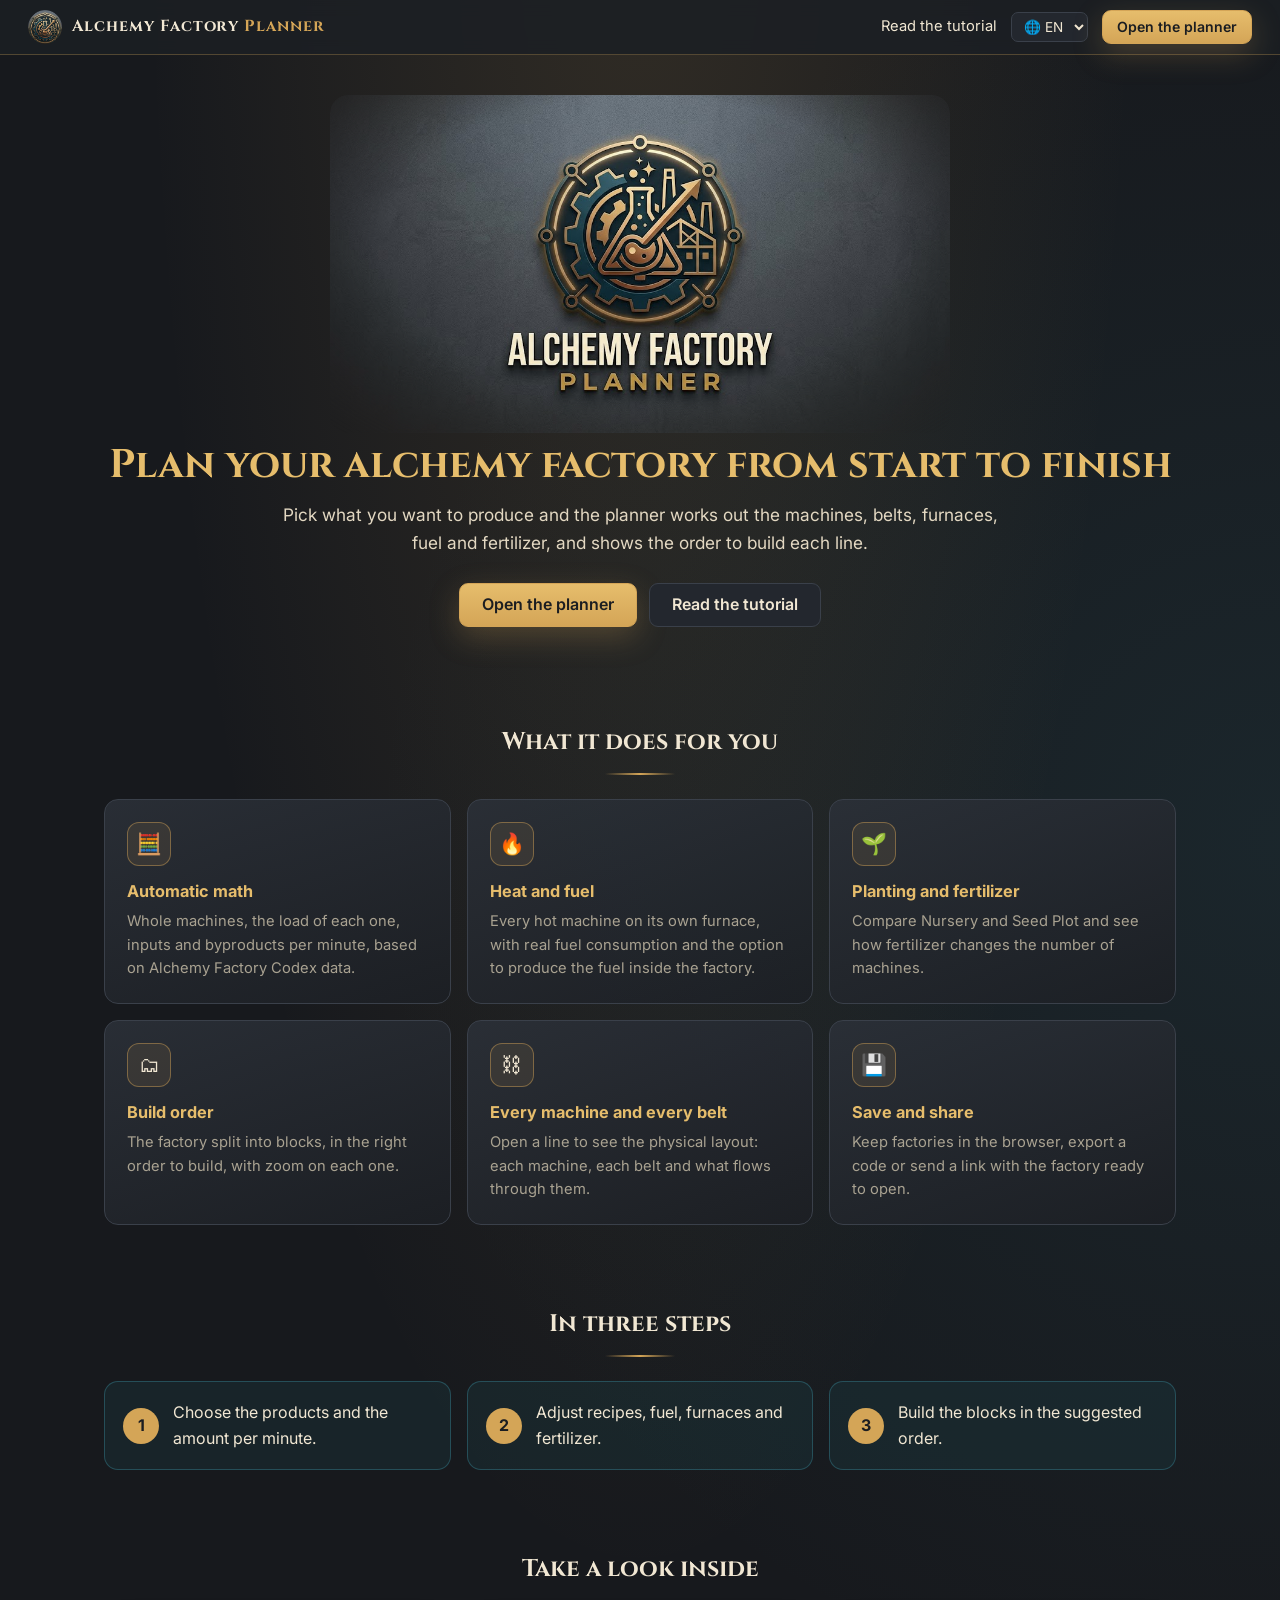
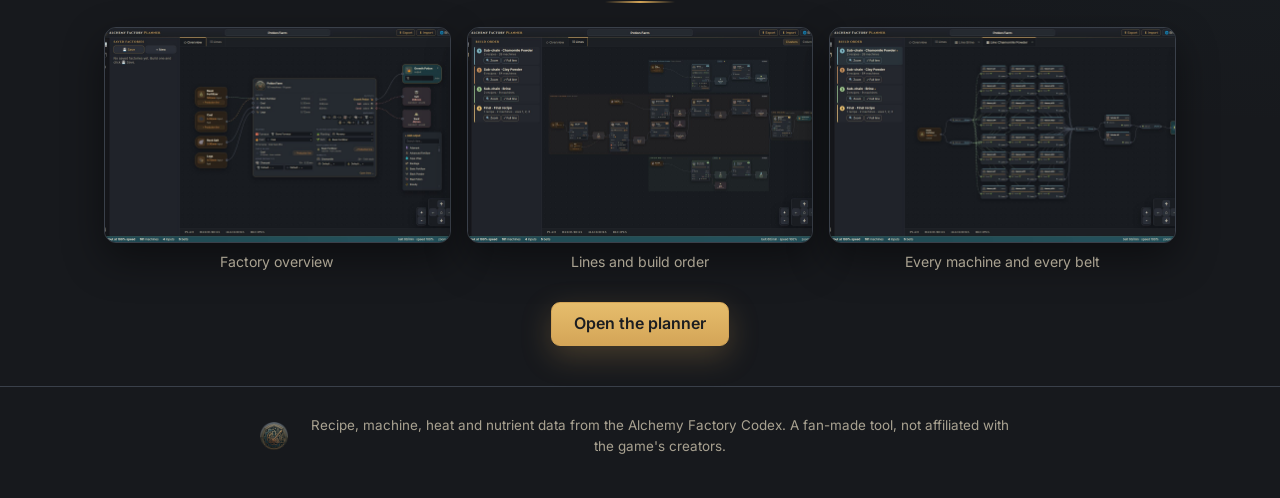
<file: index.html>
<!doctype html>
<html lang="pt-BR">
  <head>
    <meta charset="utf-8" />
    <meta name="viewport" content="width=device-width, initial-scale=1" />
    <title data-i18n="landing.title">Alchemy Factory Planner</title>
    <meta name="description" content="Planner for Alchemy Factory: machines, belts, furnaces, fuel, fertilizer and build order." />
    <link rel="icon" type="image/png" href="static/brand/favicon.png" />
    <link rel="preconnect" href="https://fonts.googleapis.com" />
    <link rel="preconnect" href="https://fonts.gstatic.com" crossorigin />
    <link rel="stylesheet" href="https://fonts.googleapis.com/css2?family=Cinzel:wght@600;700&family=Inter:wght@400;500;600;700&display=swap" />
    <link rel="stylesheet" href="landing.css?v=20261003-1245" />
  </head>
  <body>
    <header class="top">
      <a class="brand" href="index.html">
        <img src="static/brand/emblem.png" alt="" />
        <span>Alchemy Factory <b>Planner</b></span>
      </a>
      <nav class="top-links">
        <a href="tutorial.html" data-i18n-tutorial data-i18n="landing.tutorial">Ver o tutorial</a>
        <select id="languageSelect" class="language-select" data-i18n-aria="title.language" aria-label="Idioma">
          <option value="pt">🌐 PT</option>
          <option value="en">🌐 EN</option>
          <option value="es">🌐 ES</option>
        </select>
        <a class="button primary small" href="planner.html" data-planner-link data-i18n="landing.open">Abrir o planner</a>
      </nav>
    </header>

    <main>
      <section class="hero">
        <img class="hero-logo" src="static/brand/logo.png" alt="Alchemy Factory Planner" />
        <h1 data-i18n="landing.tagline">Planeje sua fábrica de alquimia do começo ao fim</h1>
        <p class="lead" data-i18n="landing.lead"></p>
        <div class="cta">
          <a class="button primary" href="planner.html" data-planner-link data-i18n="landing.open">Abrir o planner</a>
          <a class="button" href="tutorial.html" data-i18n-tutorial data-i18n="landing.tutorial">Ver o tutorial</a>
        </div>
      </section>

      <section class="features">
        <h2 data-i18n="landing.featuresTitle"></h2>
        <div class="feature-grid">
          <article><span class="feature-icon">🧮</span><h3 data-i18n="landing.f1.title"></h3><p data-i18n="landing.f1.text"></p></article>
          <article><span class="feature-icon">🔥</span><h3 data-i18n="landing.f2.title"></h3><p data-i18n="landing.f2.text"></p></article>
          <article><span class="feature-icon">🌱</span><h3 data-i18n="landing.f3.title"></h3><p data-i18n="landing.f3.text"></p></article>
          <article><span class="feature-icon">🗂</span><h3 data-i18n="landing.f4.title"></h3><p data-i18n="landing.f4.text"></p></article>
          <article><span class="feature-icon">⛓</span><h3 data-i18n="landing.f5.title"></h3><p data-i18n="landing.f5.text"></p></article>
          <article><span class="feature-icon">💾</span><h3 data-i18n="landing.f6.title"></h3><p data-i18n="landing.f6.text"></p></article>
        </div>
      </section>

      <section class="how">
        <h2 data-i18n="landing.howTitle"></h2>
        <ol class="how-steps">
          <li><b>1</b><span data-i18n="landing.step1"></span></li>
          <li><b>2</b><span data-i18n="landing.step2"></span></li>
          <li><b>3</b><span data-i18n="landing.step3"></span></li>
        </ol>
      </section>

      <section class="shots">
        <h2 data-i18n="landing.shotsTitle"></h2>
        <div class="shot-grid">
          <figure><img src="static/tutorial/geral.jpg" data-shot="geral" alt="" loading="lazy" /><figcaption data-i18n="landing.shot1"></figcaption></figure>
          <figure><img src="static/tutorial/linha.jpg" data-shot="linha" alt="" loading="lazy" /><figcaption data-i18n="landing.shot2"></figcaption></figure>
          <figure><img src="static/tutorial/bloco.jpg" data-shot="bloco" alt="" loading="lazy" /><figcaption data-i18n="landing.shot3"></figcaption></figure>
        </div>
        <div class="cta">
          <a class="button primary" href="planner.html" data-planner-link data-i18n="landing.open">Abrir o planner</a>
        </div>
      </section>
    </main>

    <footer class="footer">
      <img src="static/brand/emblem.png" alt="" />
      <p data-i18n="landing.footer"></p>
    </footer>

    <script src="i18n.js?v=20261003-1245"></script>
    <script>
      // Página inicial: aplica o idioma e leva o idioma escolhido para o planner.
      const select = document.querySelector("#languageSelect");
      function syncLanguage() {
        applyStaticTranslations();
        select.value = currentLanguage;
        document.querySelectorAll("[data-planner-link]").forEach((link) => { link.href = `planner.html?lang=${currentLanguage}`; });
        const shotDir = currentLanguage === "pt" ? "static/tutorial/" : `static/tutorial/${currentLanguage}/`;
        document.querySelectorAll("[data-shot]").forEach((img) => { img.src = `${shotDir}${img.dataset.shot}.jpg`; });
      }
      select.addEventListener("change", () => setLanguage(select.value));
      window.addEventListener("languagechange-app", syncLanguage);
      syncLanguage();
    </script>
  </body>
</html>
</file>
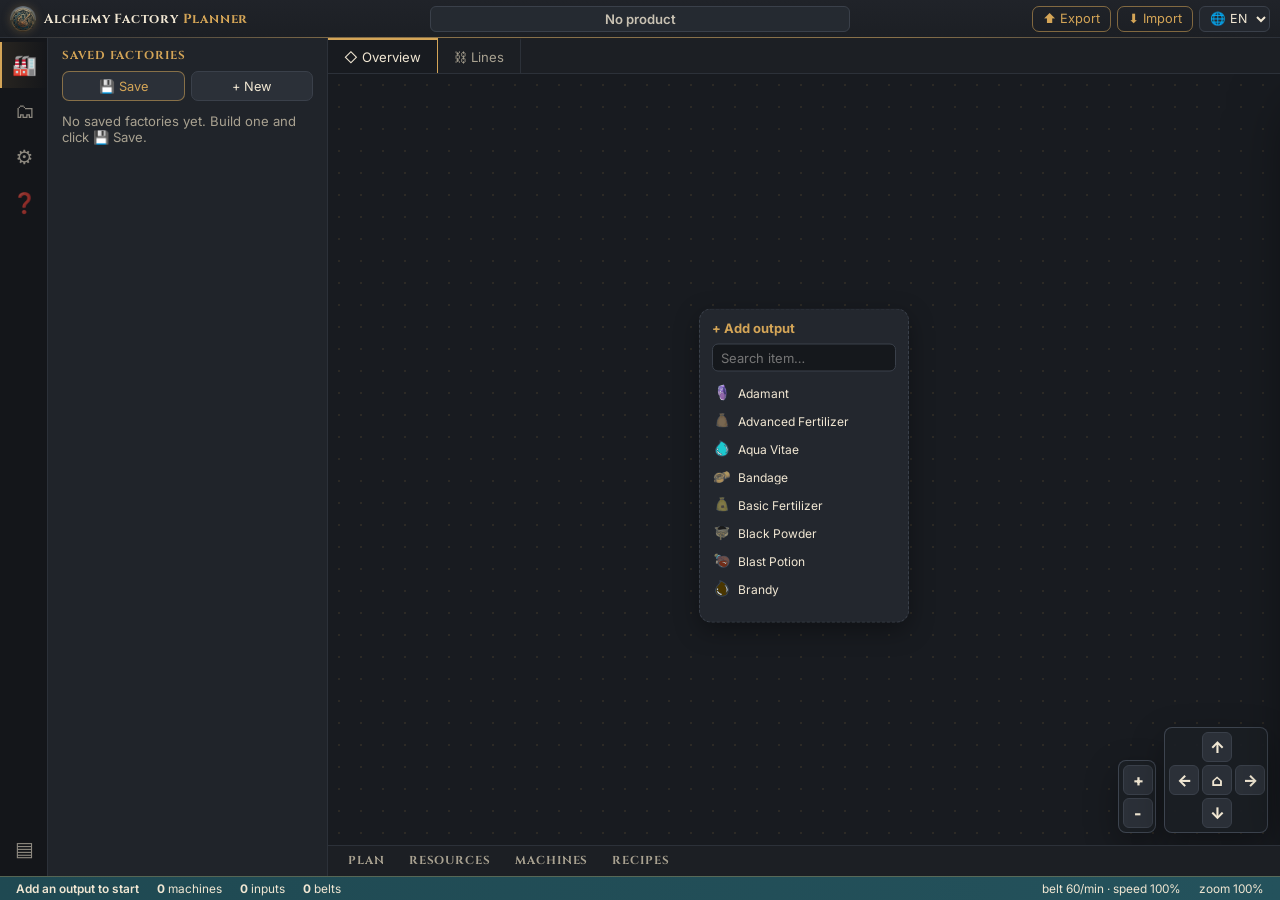
<file: planner.html>
<!doctype html>
<html lang="pt-BR">
  <head>
    <meta charset="utf-8" />
    <meta name="viewport" content="width=device-width, initial-scale=1" />
    <title>Alchemy Factory Planner</title>
    <link rel="icon" type="image/png" href="static/brand/favicon.png" />
    <link rel="preconnect" href="https://fonts.googleapis.com" />
    <link rel="preconnect" href="https://fonts.gstatic.com" crossorigin />
    <link rel="stylesheet" href="https://fonts.googleapis.com/css2?family=Cinzel:wght@600;700&family=Inter:wght@400;500;600;700&display=swap" />
    <link rel="stylesheet" href="styles.css?v=20261003-1245" />
    <link rel="stylesheet" href="flow.css?v=20261003-1245" />
  </head>
  <body>
    <div class="workbench" id="workbench">
      <header class="titlebar">
        <a class="titlebar-brand" href="index.html" title="Alchemy Factory Planner">
          <img class="brand-emblem" src="static/brand/emblem.png" alt="" />
          <span class="brand-name">Alchemy Factory <b>Planner</b></span>
        </a>
        <div class="titlebar-center">
          <input id="planTitle" class="plan-name" type="text" maxlength="60" placeholder="Plano" data-i18n-placeholder="title.namePlaceholder" aria-label="Nome da fábrica" data-i18n-aria="title.nameAria" title="Clique para dar um nome à fábrica" data-i18n-title="title.nameTitle" />
        </div>
        <div class="titlebar-actions">
          <button id="exportCode" class="title-button hud-code" type="button" data-i18n="title.export" data-i18n-title="title.exportTitle">⬆ Exportar</button>
          <button id="importCode" class="title-button hud-code" type="button" data-i18n="title.import" data-i18n-title="title.importTitle">⬇ Importar</button>
          <select id="languageSelect" class="language-select" data-i18n-aria="title.language" data-i18n-title="title.language" aria-label="Idioma">
            <option value="pt">🌐 PT</option>
            <option value="en">🌐 EN</option>
            <option value="es">🌐 ES</option>
          </select>
        </div>
      </header>

      <nav class="activitybar" aria-label="Activity bar">
        <button type="button" class="activity" data-activity="factories" data-i18n-title="activity.factories" data-i18n-aria="activity.factories">🏭</button>
        <button type="button" class="activity" data-activity="explorer" data-i18n-title="activity.order" data-i18n-aria="activity.order">🗂</button>
        <button type="button" class="activity" data-activity="settings" id="settingsToggle" data-i18n-title="activity.settings" data-i18n-aria="activity.settings">⚙</button>
        <a class="activity" href="tutorial.html" target="_blank" rel="noopener" data-i18n-tutorial data-i18n-title="activity.tutorial" data-i18n-aria="activity.tutorial">❓</a>
        <span class="activity-spacer"></span>
        <button type="button" class="activity" data-activity-panel data-i18n-title="activity.panel" data-i18n-aria="activity.panel">▤</button>
      </nav>

      <aside class="sidebar">
        <section id="savedFactories" class="sidebar-view" data-view="factories" data-i18n-aria="saved.title">
          <header class="sidebar-title" data-i18n="saved.title">Fábricas salvas</header>
          <div class="saved-actions">
            <button type="button" data-saved-save data-i18n="saved.save" data-i18n-title="saved.saveTitle">💾 Salvar</button>
            <button type="button" data-saved-new data-i18n="saved.new" data-i18n-title="saved.newTitle">+ Nova</button>
          </div>
          <p class="sidebar-empty" data-saved-status></p>
          <ul class="saved-list" data-saved-list></ul>
        </section>

        <section id="flowLegend" class="sidebar-view" data-view="explorer" data-i18n-aria="order.title">
          <header class="sidebar-title" data-i18n="order.title">Ordem de montagem</header>
          <p class="sidebar-empty" data-legend-empty data-i18n="order.empty">Adicione saídas na aba Geral para ver a ordem de montagem.</p>
          <ol class="legend-list"></ol>
        </section>

        <section id="settingsPanel" class="sidebar-view" data-view="settings" data-i18n-aria="settings.title" hidden>
          <header class="sidebar-title" data-i18n="settings.title">Ajustes</header>
          <div class="sidebar-body">
            <div class="field">
              <label for="beltRate" data-i18n="settings.belt">Esteira/min</label>
              <input id="beltRate" type="number" min="1" step="1" value="60" />
            </div>

            <div class="field">
              <label for="speed" data-i18n="settings.speed">Velocidade global</label>
              <input id="speed" type="range" min="25" max="250" step="5" value="100" />
              <div class="range-readout"><span id="speedValue">100%</span></div>
            </div>

            <div class="toggles">
              <label><input id="roundMachines" type="checkbox" checked /> <span data-i18n="settings.round">Arredondar máquinas</span></label>
              <label><input id="showByproducts" type="checkbox" checked /> <span data-i18n="settings.byproducts">Mostrar sobras</span></label>
            </div>

            <div class="toolbar">
              <button id="resetPlan" type="button" data-i18n="settings.reset">Resetar</button>
              <button id="exportData" type="button" data-i18n="settings.exportJson">Exportar JSON</button>
            </div>
          </div>
        </section>
      </aside>

      <main class="editor">
        <div class="editor-tabs" role="tablist" data-i18n-aria="tabs.levelsAria">
          <div class="flow-levels" role="group" data-i18n-aria="tabs.levelsAria">
            <button type="button" data-flow-level="1" data-i18n="tabs.general" data-i18n-title="tabs.generalTitle">◇ Geral</button>
            <button type="button" data-flow-level="2" data-i18n="tabs.line" data-i18n-title="tabs.lineTitle">⛓ Linha</button>
            <span class="detail-tabs" data-detail-tabs></span>
          </div>
          <div class="editor-actions">
            <div class="flow-levels flow-layouts" role="group">
              <button type="button" data-flow-layout="clusters" data-i18n="layout.clusters" data-i18n-title="layout.clustersTitle">Clusters</button>
              <button type="button" data-flow-layout="columns" data-i18n="layout.columns" data-i18n-title="layout.columnsTitle">Colunas</button>
            </div>
          </div>
        </div>

        <div class="editor-body">
          <div id="flowStage" class="flow-stage">
            <div class="flow-world">
              <div class="flow-groups"></div>
              <svg class="flow-edges" width="1" height="1"></svg>
              <div class="flow-nodes"></div>
            </div>
            <aside id="flowDetails" class="flow-details" data-i18n-aria="details.aria"></aside>
            <div id="flowToast" class="flow-toast" role="status"></div>
          </div>

          <div class="canvas-controls">
            <div class="zoom-controls">
              <button type="button" data-canvas-action="zoom-in" data-i18n-aria="canvas.zoomIn" data-i18n-title="canvas.zoomIn">+</button>
              <button type="button" data-canvas-action="zoom-out" data-i18n-aria="canvas.zoomOut" data-i18n-title="canvas.zoomOut">-</button>
            </div>
            <div class="pan-controls">
              <button type="button" data-canvas-action="pan-up" data-i18n-aria="canvas.up" data-i18n-title="canvas.up">↑</button>
              <button type="button" data-canvas-action="pan-left" data-i18n-aria="canvas.left" data-i18n-title="canvas.left">←</button>
              <button type="button" data-canvas-action="reset-view" data-i18n-aria="canvas.center" data-i18n-title="canvas.center">⌂</button>
              <button type="button" data-canvas-action="pan-right" data-i18n-aria="canvas.right" data-i18n-title="canvas.right">→</button>
              <button type="button" data-canvas-action="pan-down" data-i18n-aria="canvas.down" data-i18n-title="canvas.down">↓</button>
            </div>
          </div>
        </div>

        <section class="panel" id="bottomPanel">
          <nav class="panel-tabs tabs" role="tablist">
            <button class="tab" data-tab="plan" type="button" role="tab" aria-selected="false" data-i18n="panel.plan">Plano</button>
            <button class="tab" data-tab="resources" type="button" role="tab" aria-selected="false" data-i18n="panel.resources">Recursos</button>
            <button class="tab" data-tab="machines" type="button" role="tab" aria-selected="false" data-i18n="panel.machines">Máquinas</button>
            <button class="tab" data-tab="recipes" type="button" role="tab" aria-selected="false" data-i18n="panel.recipes">Receitas</button>
            <button class="panel-close" type="button" data-panel-close data-i18n-title="panel.close" data-i18n-aria="panel.close" hidden>✕</button>
          </nav>
          <div id="drawerPanels" class="panel-body" hidden>
            <section id="plan" class="tab-panel">
              <div class="table-wrap">
                <table>
                  <thead>
                    <tr>
                      <th data-i18n="table.product">Produto</th>
                      <th data-i18n="table.recipe">Receita</th>
                      <th data-i18n="table.device">Dispositivo</th>
                      <th data-i18n="table.rate">Taxa</th>
                      <th data-i18n="table.machines">Máquinas</th>
                      <th data-i18n="table.load">Carga</th>
                    </tr>
                  </thead>
                  <tbody id="machinesBody"></tbody>
                </table>
              </div>
            </section>

            <section id="resources" class="tab-panel">
              <div class="resource-grid">
                <div>
                  <h3 data-i18n="resources.raw">Matérias-primas</h3>
                  <div id="rawList" class="stack-list"></div>
                </div>
                <div>
                  <h3 data-i18n="resources.waste">Sobras</h3>
                  <div id="wasteList" class="stack-list"></div>
                </div>
              </div>
              <div id="resourceCatalog" class="catalog-list"></div>
            </section>

            <section id="machines" class="tab-panel">
              <div id="machineCatalog" class="catalog-list"></div>
            </section>

            <section id="recipes" class="tab-panel">
              <div id="recipeList" class="recipe-list"></div>
            </section>
          </div>
        </section>
      </main>

      <footer class="statusbar">
        <span class="status-item status-accent" id="planSubtitle"></span>
        <span class="status-item"><strong id="machineCount">0</strong> <span id="machineLabel"></span></span>
        <span class="status-item"><strong id="rawCount">0</strong> <span id="rawLabel"></span></span>
        <span class="status-item"><strong id="beltCount">0</strong> <span id="beltLabel"></span></span>
        <span class="status-spacer"></span>
        <span class="status-item" id="statusBelt"></span>
        <span class="status-item" id="statusZoom"></span>
      </footer>
    </div>

    <dialog id="planCodeDialog" class="hud-card plan-code-dialog" aria-labelledby="planCodeTitle">
      <form method="dialog" class="plan-code-form">
        <header>
          <h2 id="planCodeTitle"></h2>
          <button id="planCodeClose" type="button" data-i18n-aria="dialog.close" data-i18n-title="dialog.close">✕</button>
        </header>
        <p id="planCodeHint" class="plan-code-hint"></p>
        <textarea id="planCodeText" rows="6" spellcheck="false" data-i18n-aria="dialog.codeAria"></textarea>
        <p id="planCodeError" class="plan-code-error" role="alert"></p>
        <div class="plan-code-actions">
          <button id="planCodeCopy" type="button" data-i18n="dialog.copy">Copiar</button>
          <button id="planCodeImport" type="button" data-i18n="dialog.import">Importar</button>
        </div>
      </form>
    </dialog>

    <script src="i18n.js?v=20261003-1245"></script>
    <script src="static/data/database.js?v=20261003-1245"></script>
    <script src="icon-select.js?v=20261003-1245"></script>
    <script src="flow.js?v=20261003-1245"></script>
    <script src="app.js?v=20261003-1245"></script>
  </body>
</html>
</file>
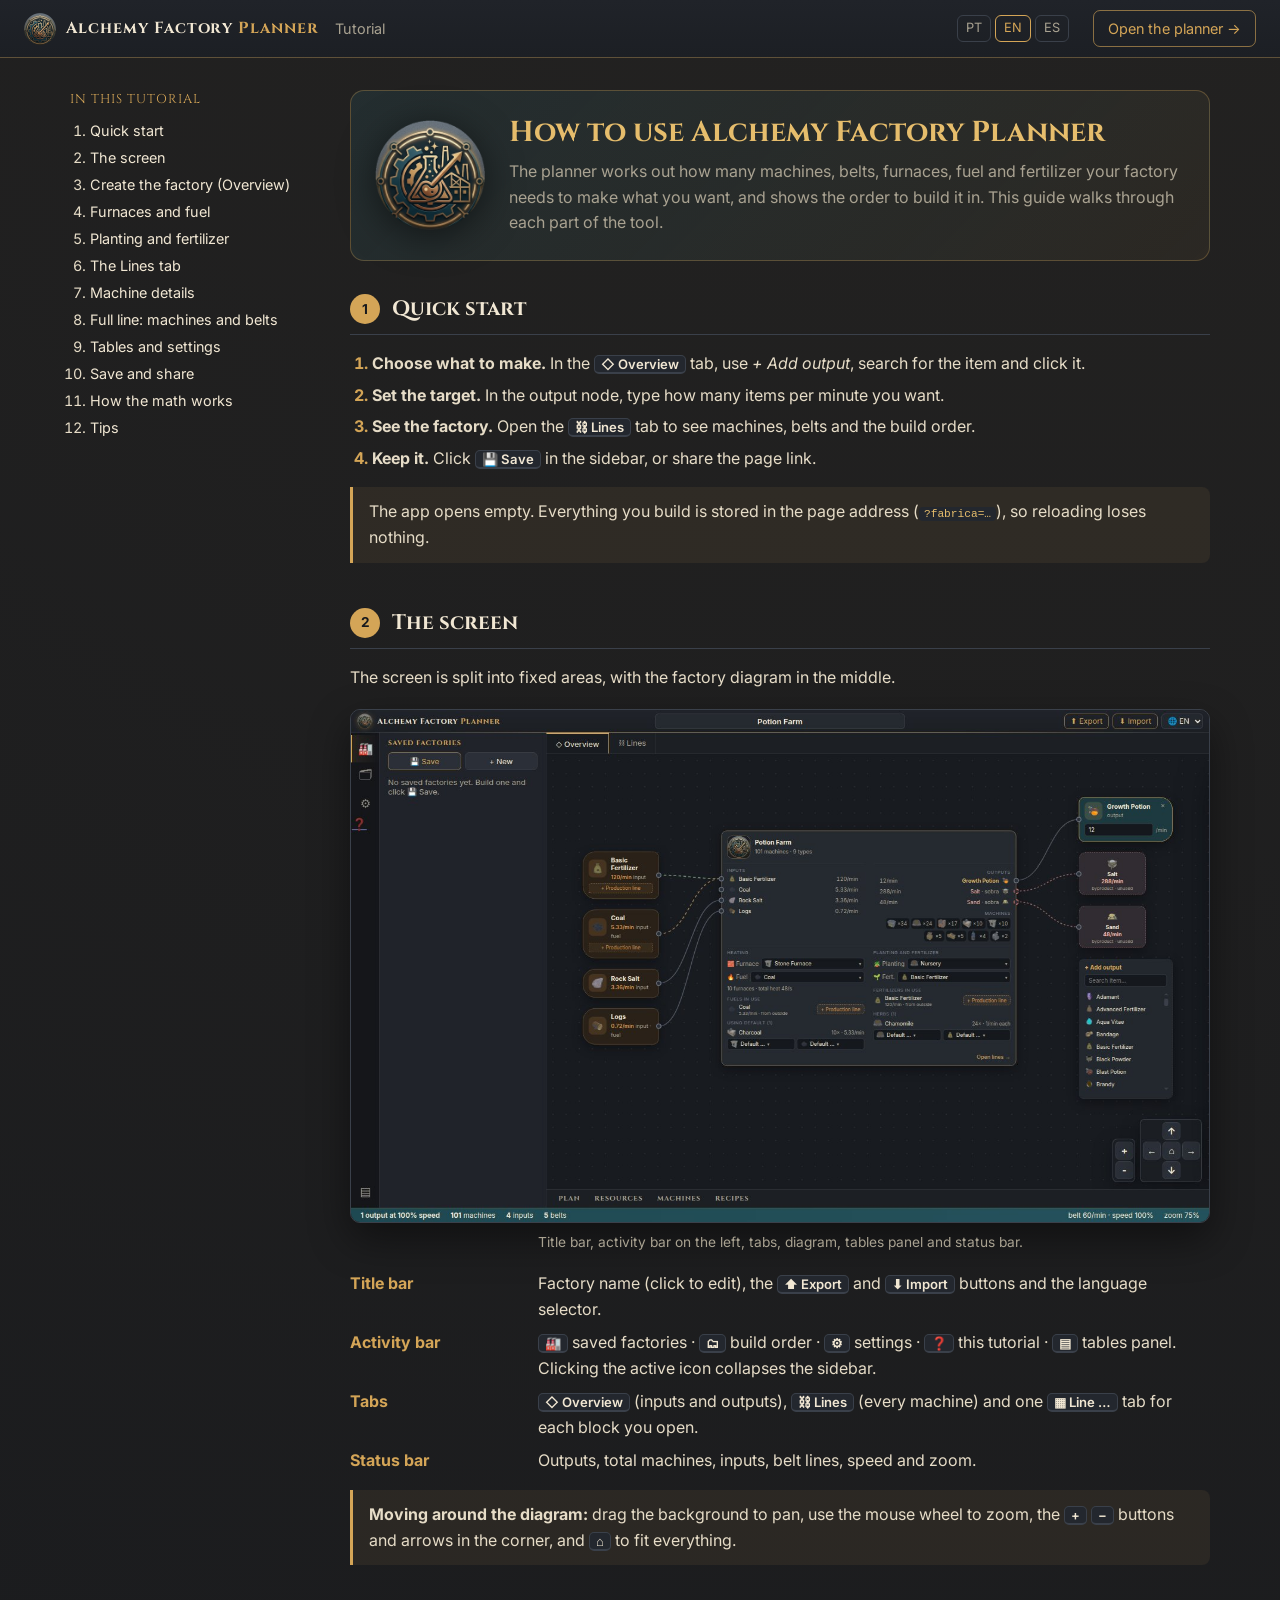
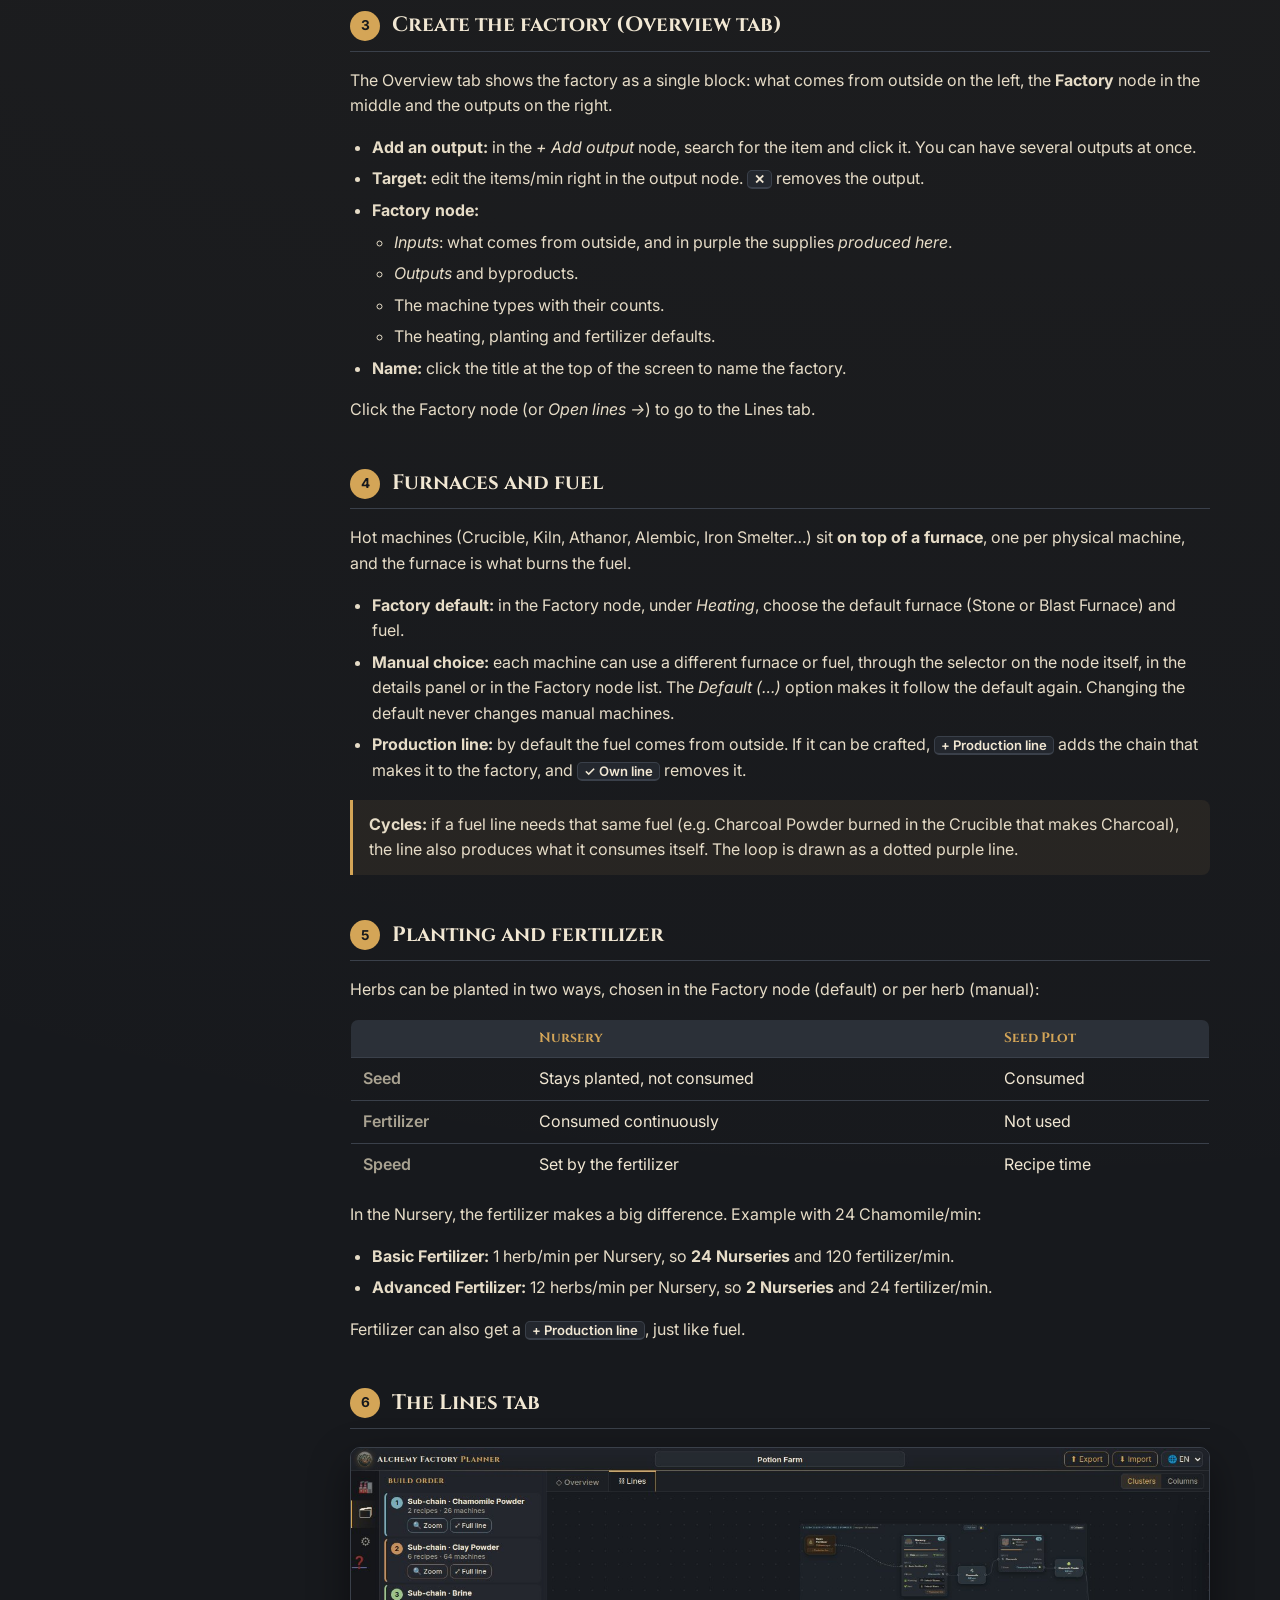
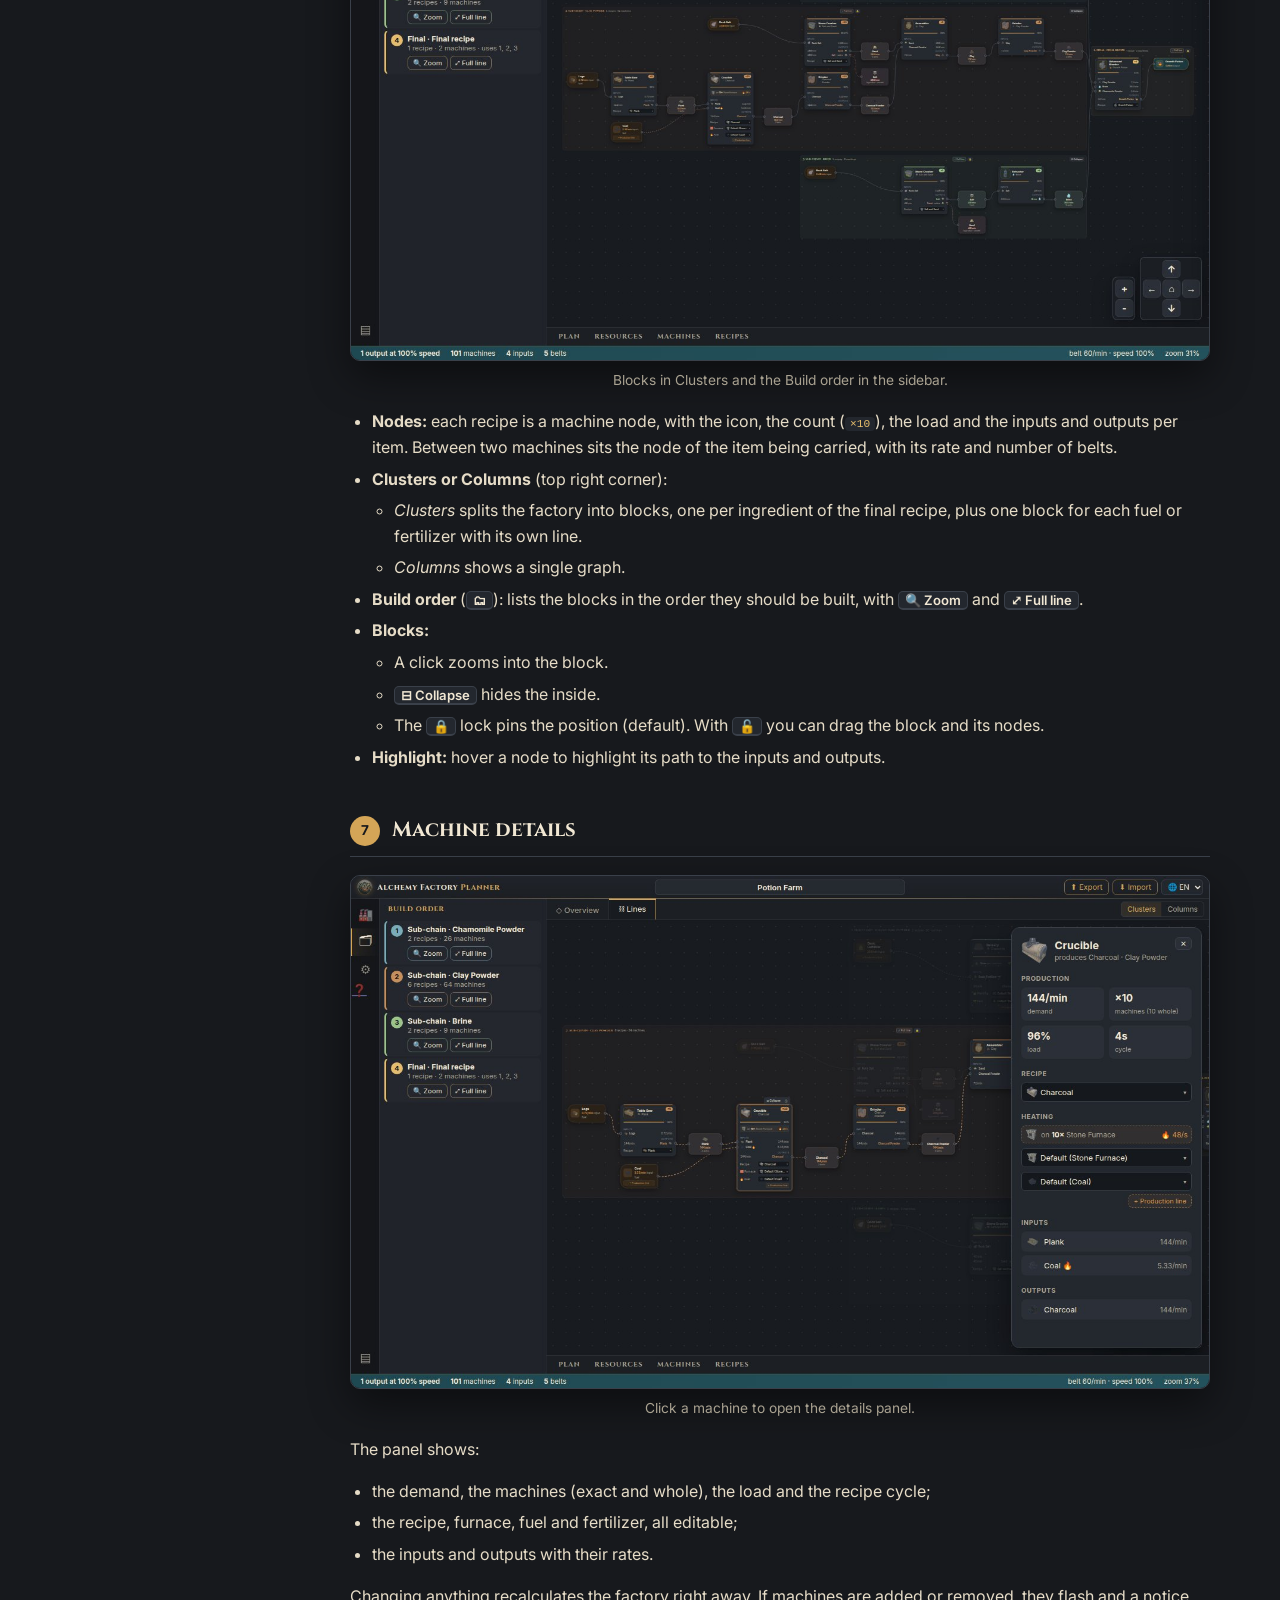
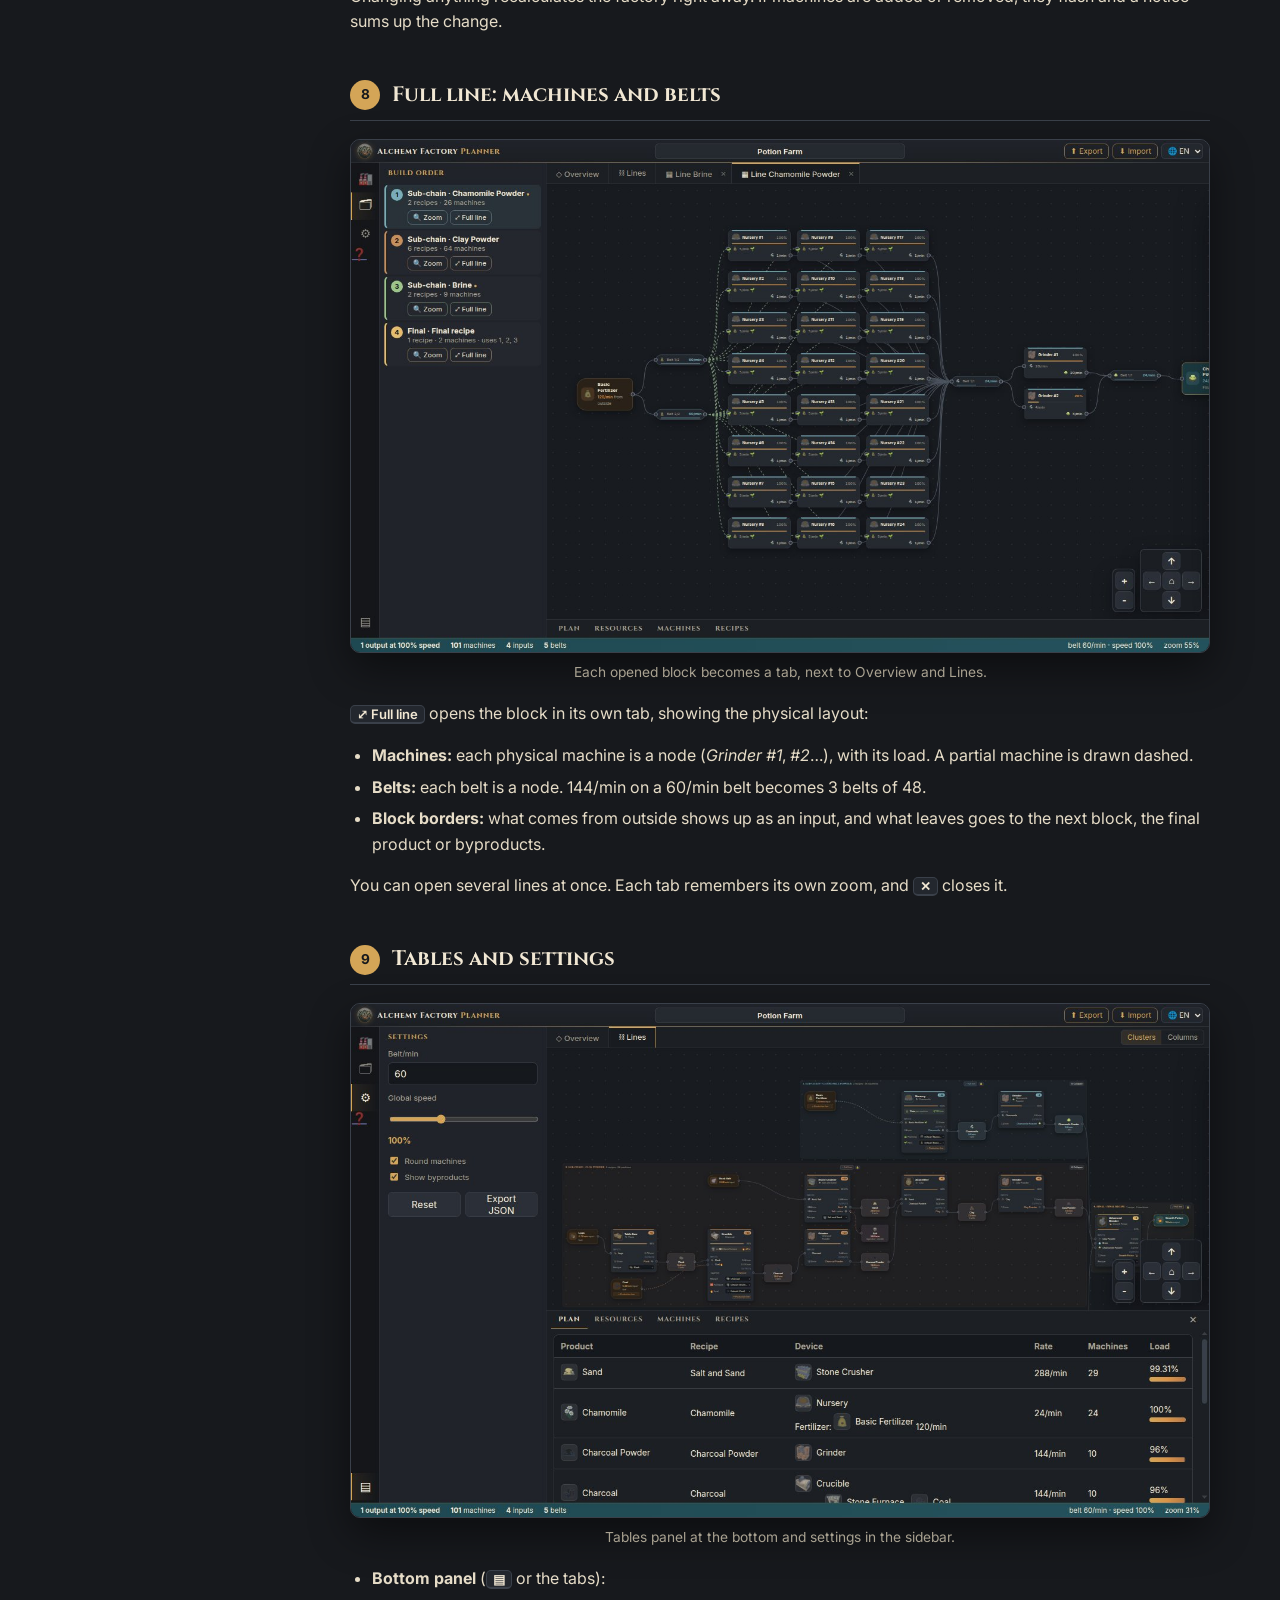
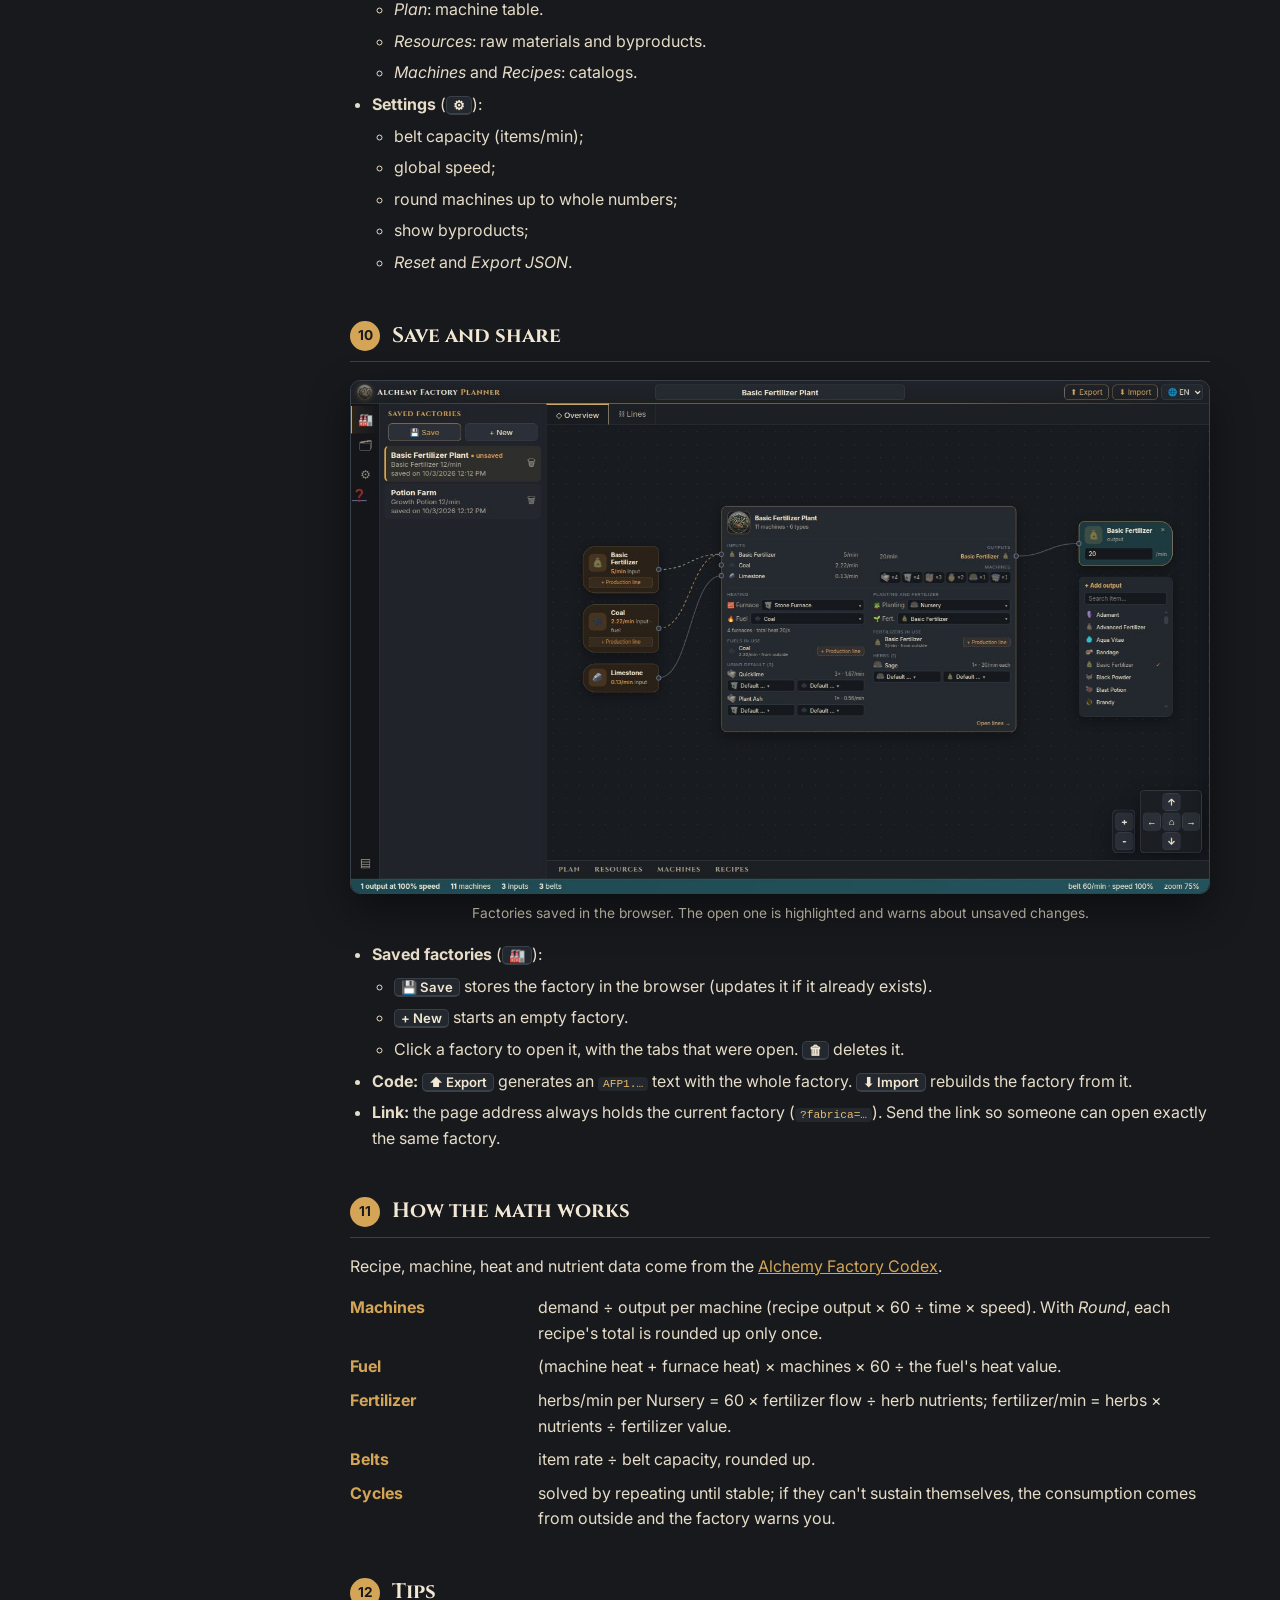
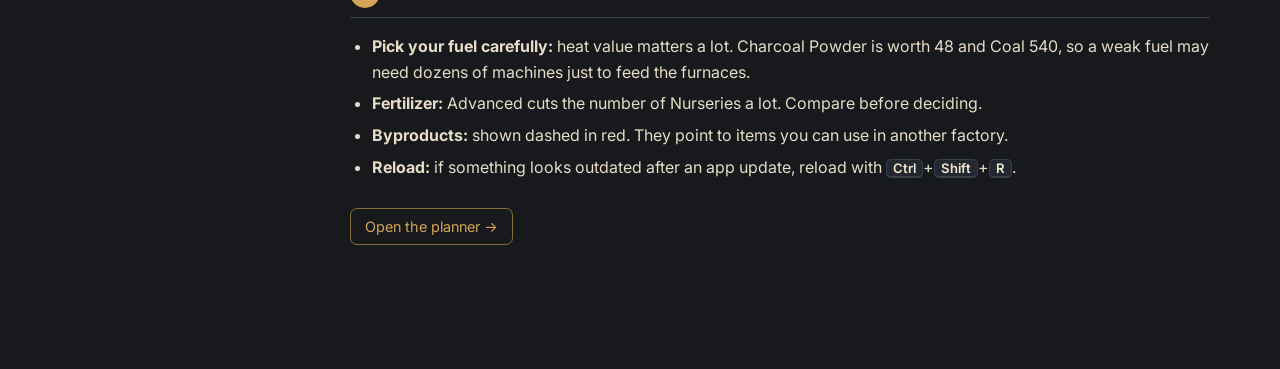
<file: tutorial.en.html>
<!doctype html>
<html lang="en">
  <head>
    <meta charset="utf-8" />
    <meta name="viewport" content="width=device-width, initial-scale=1" />
    <title>Tutorial · Alchemy Factory Planner</title>
    <link rel="icon" type="image/png" href="static/brand/favicon.png" />
    <link rel="preconnect" href="https://fonts.googleapis.com" />
    <link rel="preconnect" href="https://fonts.gstatic.com" crossorigin />
    <link rel="stylesheet" href="https://fonts.googleapis.com/css2?family=Cinzel:wght@600;700&family=Inter:wght@400;500;600;700&display=swap" />
    <link rel="stylesheet" href="tutorial.css?v=20261003-1245" />
  </head>
  <body>
    <header class="top">
      <a class="brand" href="index.html">
        <img src="static/brand/emblem.png" alt="" />
        <span>Alchemy Factory <b>Planner</b></span>
      </a>
      <span class="top-title">Tutorial</span>
      <nav class="lang-links" aria-label="Language">
        <a href="tutorial.html" hreflang="pt-BR">PT</a>
        <a href="tutorial.en.html" class="active" hreflang="en">EN</a>
        <a href="tutorial.es.html" hreflang="es">ES</a>
      </nav>
      <a class="open-app" href="planner.html?lang=en">Open the planner →</a>
    </header>

    <div class="layout">
      <nav class="toc" aria-label="Contents">
        <p class="toc-title">In this tutorial</p>
        <ol>
          <li><a href="#inicio">Quick start</a></li>
          <li><a href="#tela">The screen</a></li>
          <li><a href="#geral">Create the factory (Overview)</a></li>
          <li><a href="#aquecimento">Furnaces and fuel</a></li>
          <li><a href="#plantio">Planting and fertilizer</a></li>
          <li><a href="#linha">The Lines tab</a></li>
          <li><a href="#detalhes">Machine details</a></li>
          <li><a href="#bloco">Full line: machines and belts</a></li>
          <li><a href="#tabelas">Tables and settings</a></li>
          <li><a href="#salvar">Save and share</a></li>
          <li><a href="#calculo">How the math works</a></li>
          <li><a href="#dicas">Tips</a></li>
        </ol>
      </nav>

      <main class="content">
        <section class="hero">
          <img src="static/brand/emblem.png" alt="" />
          <div>
            <h1>How to use Alchemy Factory Planner</h1>
            <p>The planner works out how many machines, belts, furnaces, fuel and fertilizer your factory needs to make what you want, and shows the order to build it in. This guide walks through each part of the tool.</p>
          </div>
        </section>

        <section id="inicio">
          <h2><span>1</span> Quick start</h2>
          <ol class="steps">
            <li><b>Choose what to make.</b> In the <kbd>◇ Overview</kbd> tab, use <em>+ Add output</em>, search for the item and click it.</li>
            <li><b>Set the target.</b> In the output node, type how many items per minute you want.</li>
            <li><b>See the factory.</b> Open the <kbd>⛓ Lines</kbd> tab to see machines, belts and the build order.</li>
            <li><b>Keep it.</b> Click <kbd>💾 Save</kbd> in the sidebar, or share the page link.</li>
          </ol>
          <p class="note">The app opens empty. Everything you build is stored in the page address (<code>?fabrica=…</code>), so reloading loses nothing.</p>
        </section>

        <section id="tela">
          <h2><span>2</span> The screen</h2>
          <p>The screen is split into fixed areas, with the factory diagram in the middle.</p>
          <figure>
            <img src="static/tutorial/en/geral.jpg" alt="Planner screen with the Growth Potion factory in the Overview tab" loading="lazy" />
            <figcaption>Title bar, activity bar on the left, tabs, diagram, tables panel and status bar.</figcaption>
          </figure>
          <dl class="parts">
            <dt>Title bar</dt>
            <dd>Factory name (click to edit), the <kbd>⬆ Export</kbd> and <kbd>⬇ Import</kbd> buttons and the language selector.</dd>
            <dt>Activity bar</dt>
            <dd><kbd>🏭</kbd> saved factories · <kbd>🗂</kbd> build order · <kbd>⚙</kbd> settings · <kbd>❓</kbd> this tutorial · <kbd>▤</kbd> tables panel. Clicking the active icon collapses the sidebar.</dd>
            <dt>Tabs</dt>
            <dd><kbd>◇ Overview</kbd> (inputs and outputs), <kbd>⛓ Lines</kbd> (every machine) and one <kbd>▦ Line …</kbd> tab for each block you open.</dd>
            <dt>Status bar</dt>
            <dd>Outputs, total machines, inputs, belt lines, speed and zoom.</dd>
          </dl>
          <p class="note"><b>Moving around the diagram:</b> drag the background to pan, use the mouse wheel to zoom, the <kbd>+</kbd> <kbd>−</kbd> buttons and arrows in the corner, and <kbd>⌂</kbd> to fit everything.</p>
        </section>

        <section id="geral">
          <h2><span>3</span> Create the factory (Overview tab)</h2>
          <p>The Overview tab shows the factory as a single block: what comes from outside on the left, the <b>Factory</b> node in the middle and the outputs on the right.</p>
          <ul>
            <li><b>Add an output:</b> in the <em>+ Add output</em> node, search for the item and click it. You can have several outputs at once.</li>
            <li><b>Target:</b> edit the items/min right in the output node. <kbd>✕</kbd> removes the output.</li>
            <li><b>Factory node:</b>
              <ul>
                <li><em>Inputs</em>: what comes from outside, and in purple the supplies <em>produced here</em>.</li>
                <li><em>Outputs</em> and byproducts.</li>
                <li>The machine types with their counts.</li>
                <li>The heating, planting and fertilizer defaults.</li>
              </ul>
            </li>
            <li><b>Name:</b> click the title at the top of the screen to name the factory.</li>
          </ul>
          <p>Click the Factory node (or <em>Open lines →</em>) to go to the Lines tab.</p>
        </section>

        <section id="aquecimento">
          <h2><span>4</span> Furnaces and fuel</h2>
          <p>Hot machines (Crucible, Kiln, Athanor, Alembic, Iron Smelter…) sit <b>on top of a furnace</b>, one per physical machine, and the furnace is what burns the fuel.</p>
          <ul>
            <li><b>Factory default:</b> in the Factory node, under <em>Heating</em>, choose the default furnace (Stone or Blast Furnace) and fuel.</li>
            <li><b>Manual choice:</b> each machine can use a different furnace or fuel, through the selector on the node itself, in the details panel or in the Factory node list. The <em>Default (…)</em> option makes it follow the default again. Changing the default never changes manual machines.</li>
            <li><b>Production line:</b> by default the fuel comes from outside. If it can be crafted, <kbd>+ Production line</kbd> adds the chain that makes it to the factory, and <kbd>✓ Own line</kbd> removes it.</li>
          </ul>
          <p class="note"><b>Cycles:</b> if a fuel line needs that same fuel (e.g. Charcoal Powder burned in the Crucible that makes Charcoal), the line also produces what it consumes itself. The loop is drawn as a dotted purple line.</p>
        </section>

        <section id="plantio">
          <h2><span>5</span> Planting and fertilizer</h2>
          <p>Herbs can be planted in two ways, chosen in the Factory node (default) or per herb (manual):</p>
          <table>
            <thead><tr><th></th><th>Nursery</th><th>Seed Plot</th></tr></thead>
            <tbody>
              <tr><td>Seed</td><td>Stays planted, not consumed</td><td>Consumed</td></tr>
              <tr><td>Fertilizer</td><td>Consumed continuously</td><td>Not used</td></tr>
              <tr><td>Speed</td><td>Set by the fertilizer</td><td>Recipe time</td></tr>
            </tbody>
          </table>
          <p>In the Nursery, the fertilizer makes a big difference. Example with 24 Chamomile/min:</p>
          <ul>
            <li><b>Basic Fertilizer:</b> 1 herb/min per Nursery, so <b>24 Nurseries</b> and 120 fertilizer/min.</li>
            <li><b>Advanced Fertilizer:</b> 12 herbs/min per Nursery, so <b>2 Nurseries</b> and 24 fertilizer/min.</li>
          </ul>
          <p>Fertilizer can also get a <kbd>+ Production line</kbd>, just like fuel.</p>
        </section>

        <section id="linha">
          <h2><span>6</span> The Lines tab</h2>
          <figure>
            <img src="static/tutorial/en/linha.jpg" alt="Lines tab with blocks and the build order in the sidebar" loading="lazy" />
            <figcaption>Blocks in Clusters and the Build order in the sidebar.</figcaption>
          </figure>
          <ul>
            <li><b>Nodes:</b> each recipe is a machine node, with the icon, the count (<code>×10</code>), the load and the inputs and outputs per item. Between two machines sits the node of the item being carried, with its rate and number of belts.</li>
            <li><b>Clusters or Columns</b> (top right corner):
              <ul>
                <li><em>Clusters</em> splits the factory into blocks, one per ingredient of the final recipe, plus one block for each fuel or fertilizer with its own line.</li>
                <li><em>Columns</em> shows a single graph.</li>
              </ul>
            </li>
            <li><b>Build order</b> (<kbd>🗂</kbd>): lists the blocks in the order they should be built, with <kbd>🔍 Zoom</kbd> and <kbd>⤢ Full line</kbd>.</li>
            <li><b>Blocks:</b>
              <ul>
                <li>A click zooms into the block.</li>
                <li><kbd>⊟ Collapse</kbd> hides the inside.</li>
                <li>The <kbd>🔒</kbd> lock pins the position (default). With <kbd>🔓</kbd> you can drag the block and its nodes.</li>
              </ul>
            </li>
            <li><b>Highlight:</b> hover a node to highlight its path to the inputs and outputs.</li>
          </ul>
        </section>

        <section id="detalhes">
          <h2><span>7</span> Machine details</h2>
          <figure>
            <img src="static/tutorial/en/detalhes.jpg" alt="Crucible details panel" loading="lazy" />
            <figcaption>Click a machine to open the details panel.</figcaption>
          </figure>
          <p>The panel shows:</p>
          <ul>
            <li>the demand, the machines (exact and whole), the load and the recipe cycle;</li>
            <li>the recipe, furnace, fuel and fertilizer, all editable;</li>
            <li>the inputs and outputs with their rates.</li>
          </ul>
          <p>Changing anything recalculates the factory right away. If machines are added or removed, they flash and a notice sums up the change.</p>
        </section>

        <section id="bloco">
          <h2><span>8</span> Full line: machines and belts</h2>
          <figure>
            <img src="static/tutorial/en/bloco.jpg" alt="Line tab showing every machine and every belt" loading="lazy" />
            <figcaption>Each opened block becomes a tab, next to Overview and Lines.</figcaption>
          </figure>
          <p><kbd>⤢ Full line</kbd> opens the block in its own tab, showing the physical layout:</p>
          <ul>
            <li><b>Machines:</b> each physical machine is a node (<em>Grinder #1</em>, <em>#2</em>…), with its load. A partial machine is drawn dashed.</li>
            <li><b>Belts:</b> each belt is a node. 144/min on a 60/min belt becomes 3 belts of 48.</li>
            <li><b>Block borders:</b> what comes from outside shows up as an input, and what leaves goes to the next block, the final product or byproducts.</li>
          </ul>
          <p>You can open several lines at once. Each tab remembers its own zoom, and <kbd>✕</kbd> closes it.</p>
        </section>

        <section id="tabelas">
          <h2><span>9</span> Tables and settings</h2>
          <figure>
            <img src="static/tutorial/en/painel.jpg" alt="Tables panel open and settings in the sidebar" loading="lazy" />
            <figcaption>Tables panel at the bottom and settings in the sidebar.</figcaption>
          </figure>
          <ul>
            <li><b>Bottom panel</b> (<kbd>▤</kbd> or the tabs):
              <ul>
                <li><em>Plan</em>: machine table.</li>
                <li><em>Resources</em>: raw materials and byproducts.</li>
                <li><em>Machines</em> and <em>Recipes</em>: catalogs.</li>
              </ul>
            </li>
            <li><b>Settings</b> (<kbd>⚙</kbd>):
              <ul>
                <li>belt capacity (items/min);</li>
                <li>global speed;</li>
                <li>round machines up to whole numbers;</li>
                <li>show byproducts;</li>
                <li><em>Reset</em> and <em>Export JSON</em>.</li>
              </ul>
            </li>
          </ul>
        </section>

        <section id="salvar">
          <h2><span>10</span> Save and share</h2>
          <figure>
            <img src="static/tutorial/en/salvas.jpg" alt="List of saved factories in the sidebar" loading="lazy" />
            <figcaption>Factories saved in the browser. The open one is highlighted and warns about unsaved changes.</figcaption>
          </figure>
          <ul>
            <li><b>Saved factories</b> (<kbd>🏭</kbd>):
              <ul>
                <li><kbd>💾 Save</kbd> stores the factory in the browser (updates it if it already exists).</li>
                <li><kbd>+ New</kbd> starts an empty factory.</li>
                <li>Click a factory to open it, with the tabs that were open. <kbd>🗑</kbd> deletes it.</li>
              </ul>
            </li>
            <li><b>Code:</b> <kbd>⬆ Export</kbd> generates an <code>AFP1.…</code> text with the whole factory. <kbd>⬇ Import</kbd> rebuilds the factory from it.</li>
            <li><b>Link:</b> the page address always holds the current factory (<code>?fabrica=…</code>). Send the link so someone can open exactly the same factory.</li>
          </ul>
        </section>

        <section id="calculo">
          <h2><span>11</span> How the math works</h2>
          <p>Recipe, machine, heat and nutrient data come from the <a href="https://alchemy-factory-codex.com/" target="_blank" rel="noopener">Alchemy Factory Codex</a>.</p>
          <dl class="formulas">
            <dt>Machines</dt>
            <dd>demand ÷ output per machine (recipe output × 60 ÷ time × speed). With <em>Round</em>, each recipe's total is rounded up only once.</dd>
            <dt>Fuel</dt>
            <dd>(machine heat + furnace heat) × machines × 60 ÷ the fuel's heat value.</dd>
            <dt>Fertilizer</dt>
            <dd>herbs/min per Nursery = 60 × fertilizer flow ÷ herb nutrients; fertilizer/min = herbs × nutrients ÷ fertilizer value.</dd>
            <dt>Belts</dt>
            <dd>item rate ÷ belt capacity, rounded up.</dd>
            <dt>Cycles</dt>
            <dd>solved by repeating until stable; if they can't sustain themselves, the consumption comes from outside and the factory warns you.</dd>
          </dl>
        </section>

        <section id="dicas">
          <h2><span>12</span> Tips</h2>
          <ul>
            <li><b>Pick your fuel carefully:</b> heat value matters a lot. Charcoal Powder is worth 48 and Coal 540, so a weak fuel may need dozens of machines just to feed the furnaces.</li>
            <li><b>Fertilizer:</b> Advanced cuts the number of Nurseries a lot. Compare before deciding.</li>
            <li><b>Byproducts:</b> shown dashed in red. They point to items you can use in another factory.</li>
            <li><b>Reload:</b> if something looks outdated after an app update, reload with <kbd>Ctrl</kbd>+<kbd>Shift</kbd>+<kbd>R</kbd>.</li>
          </ul>
          <p class="back"><a class="open-app" href="planner.html?lang=en">Open the planner →</a></p>
        </section>
      </main>
    </div>
  </body>
</html>
</file>
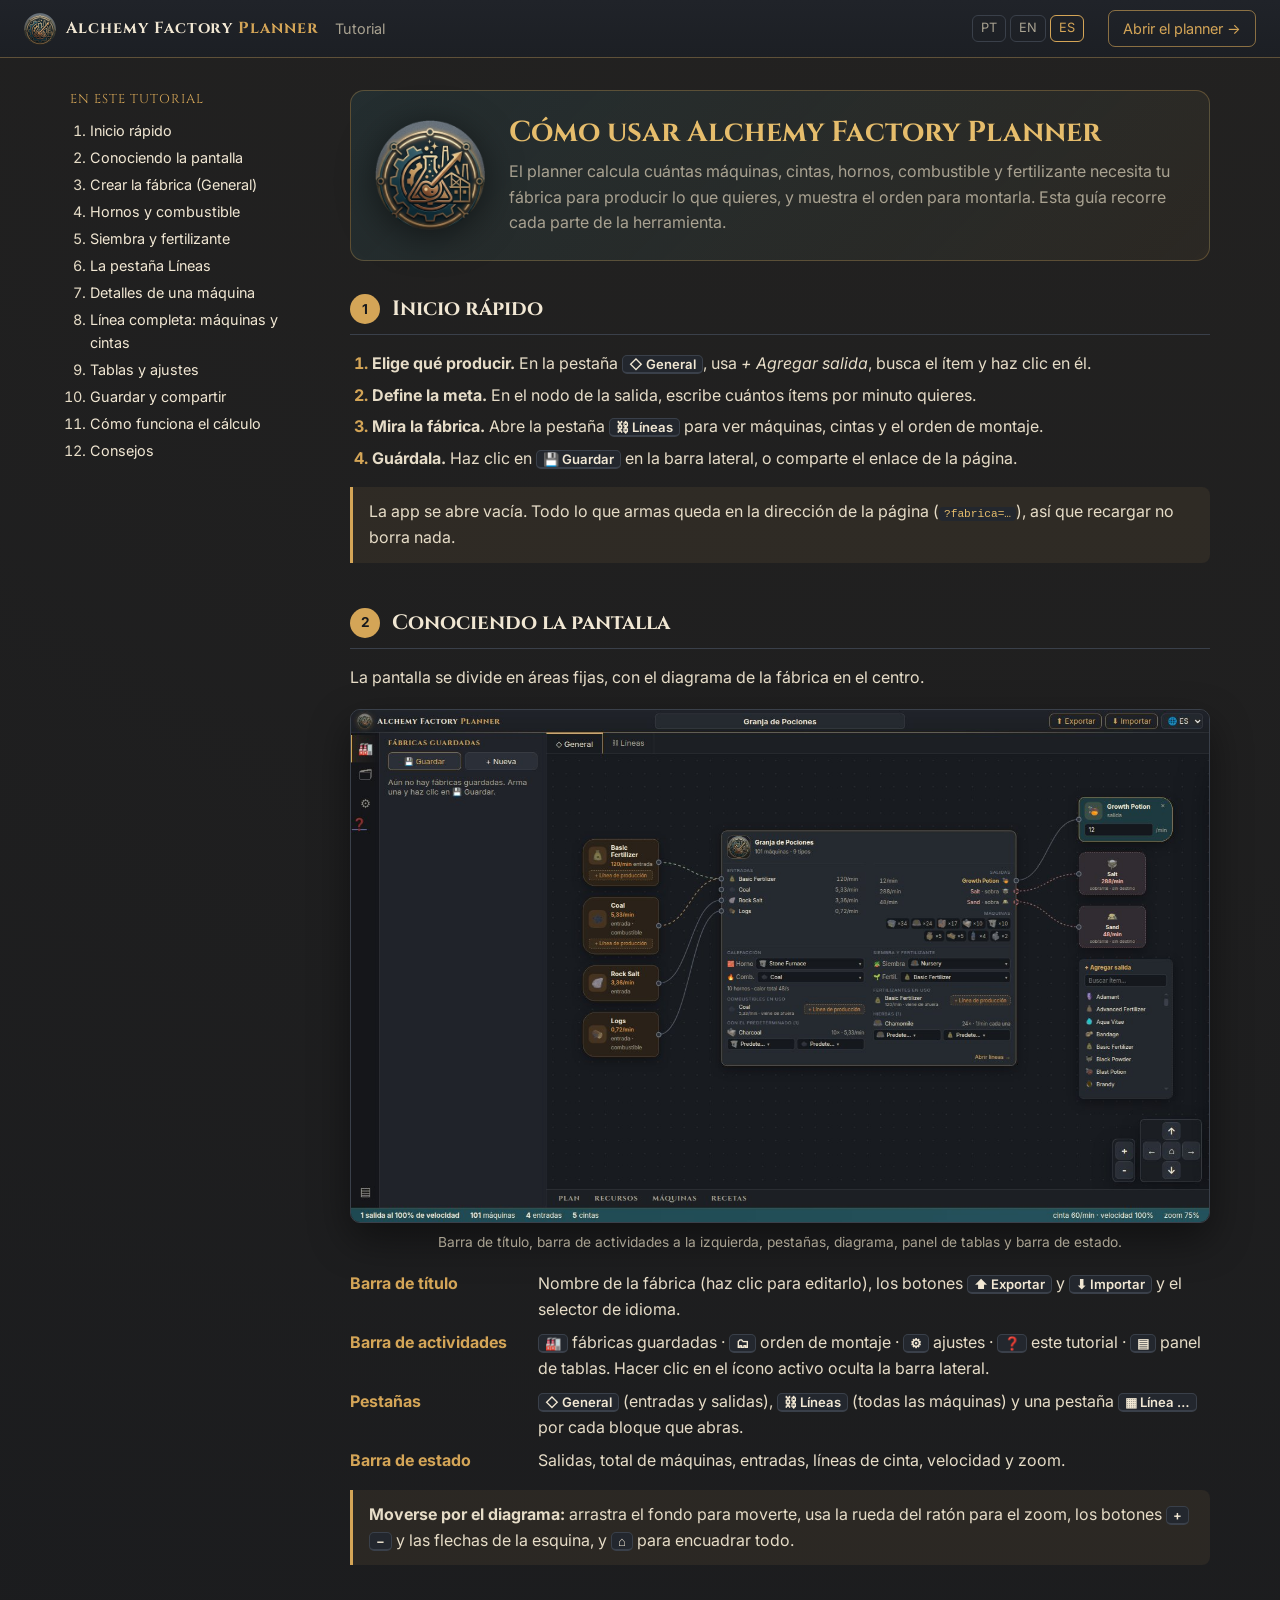
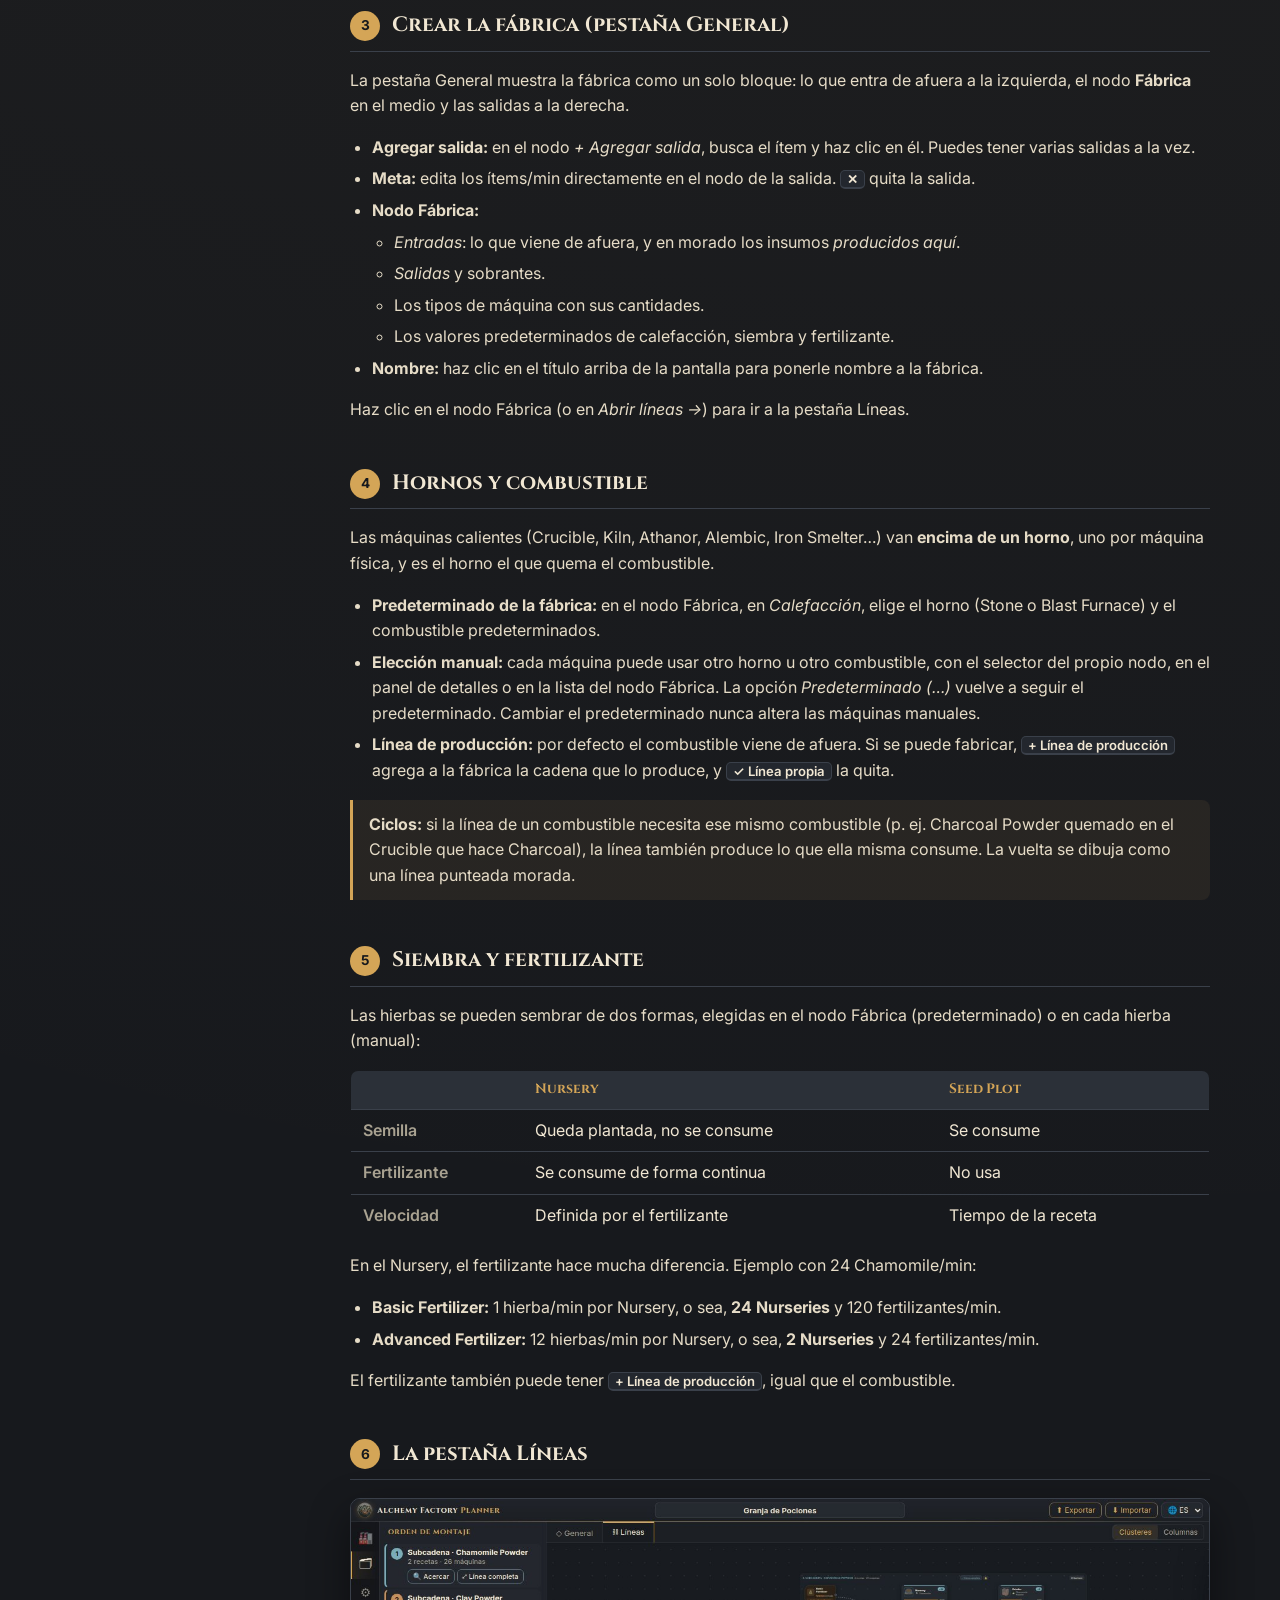
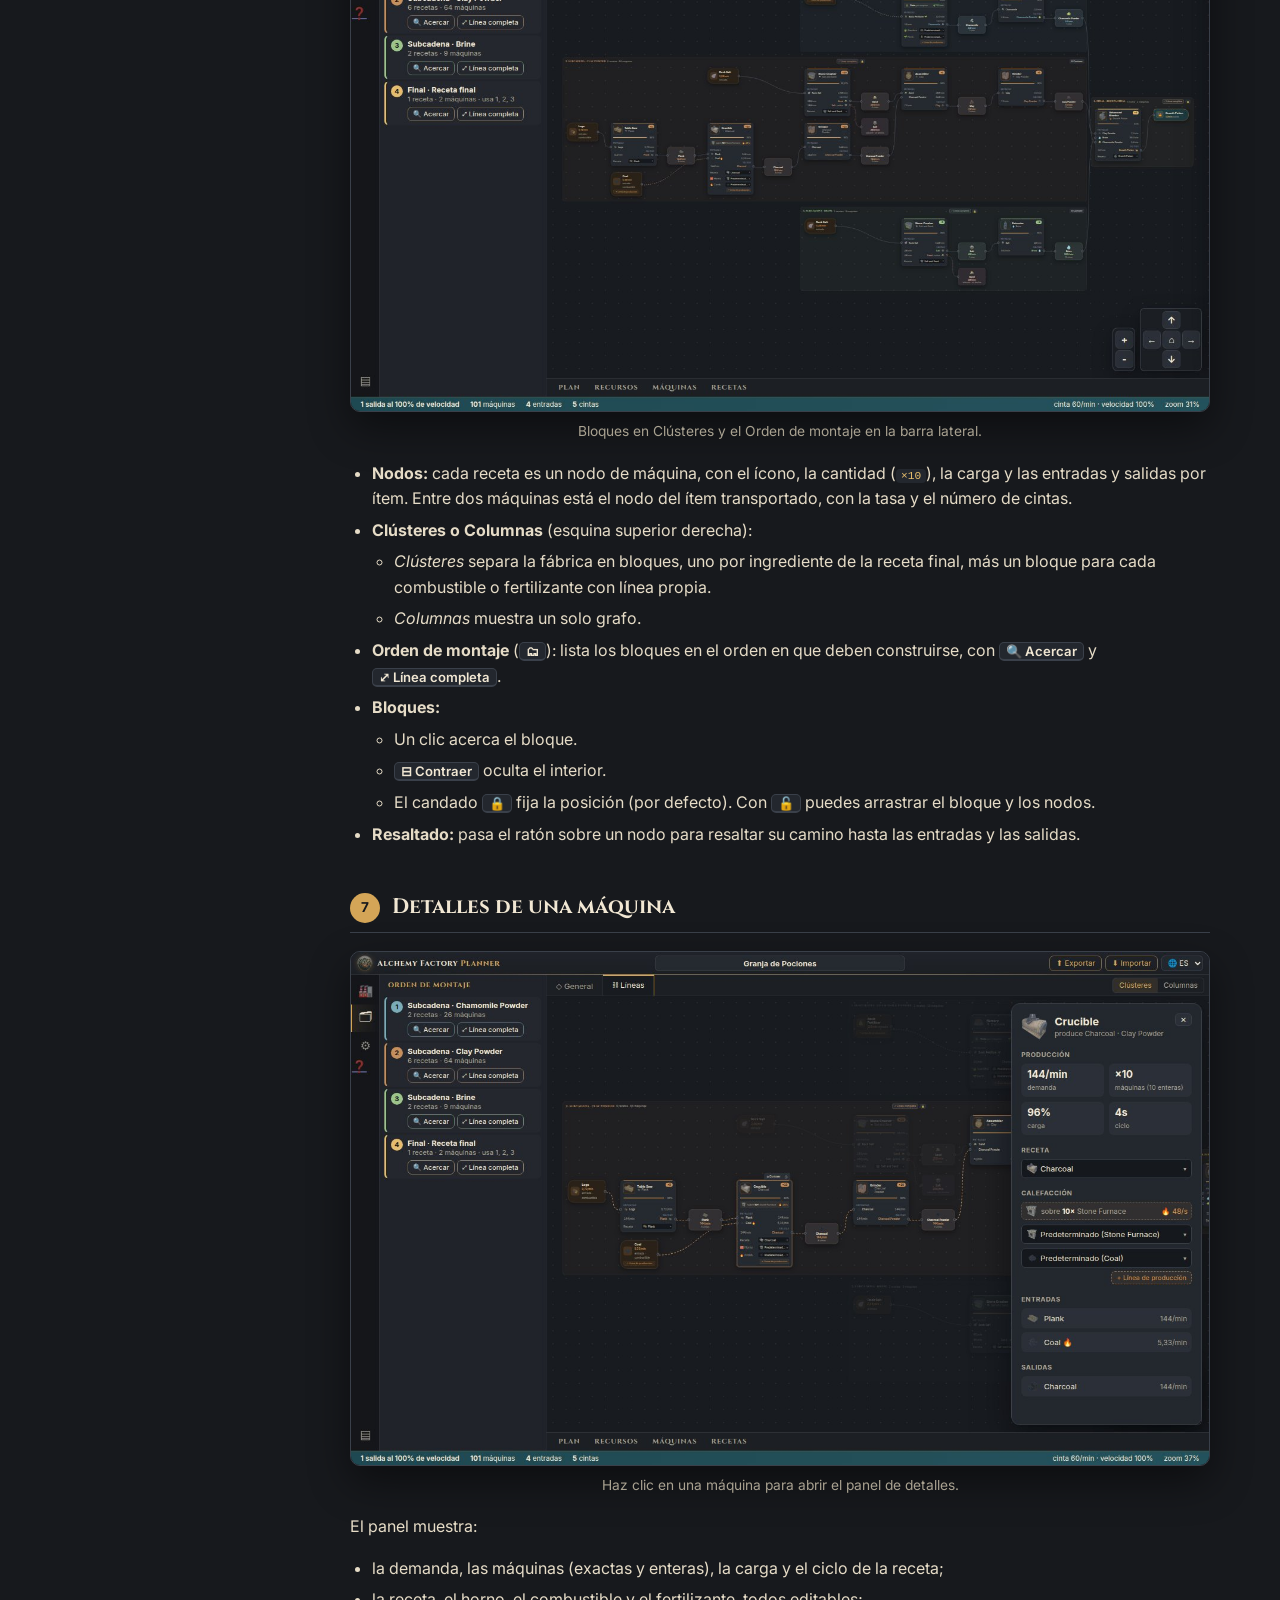
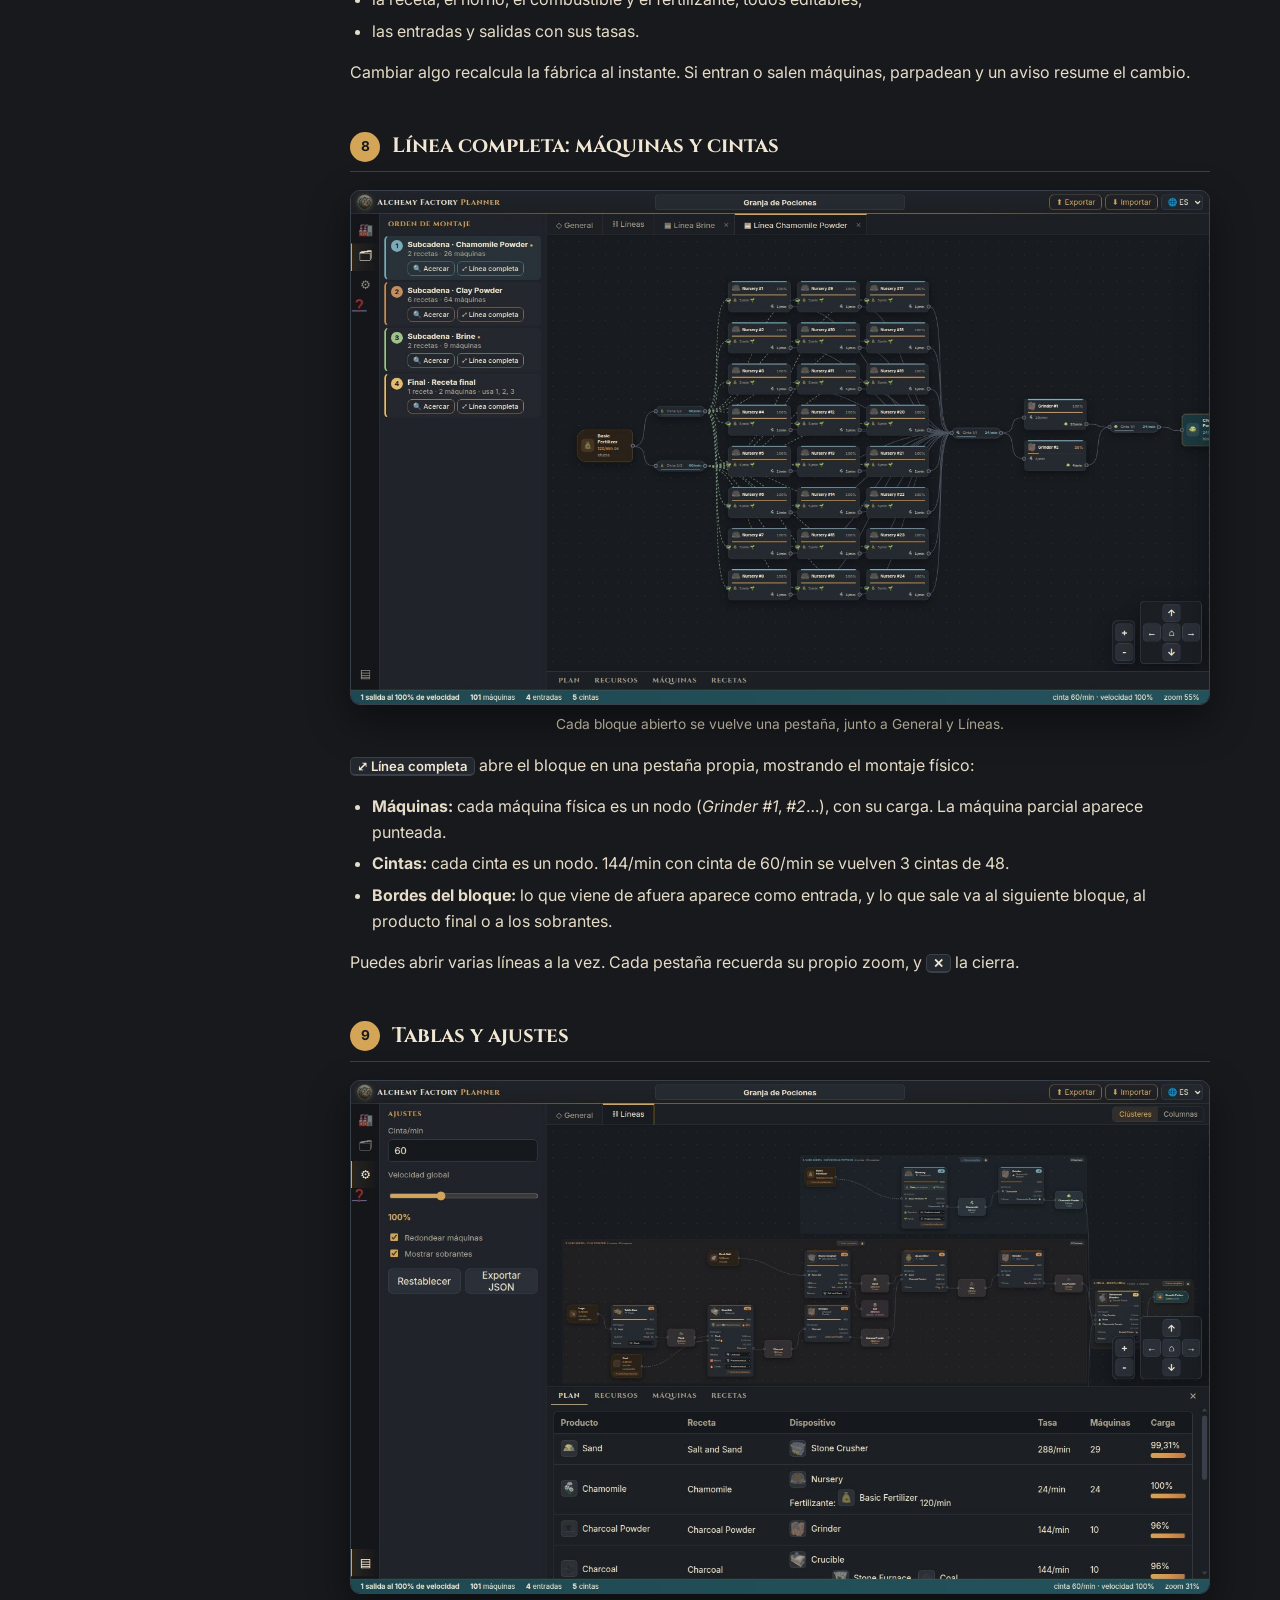
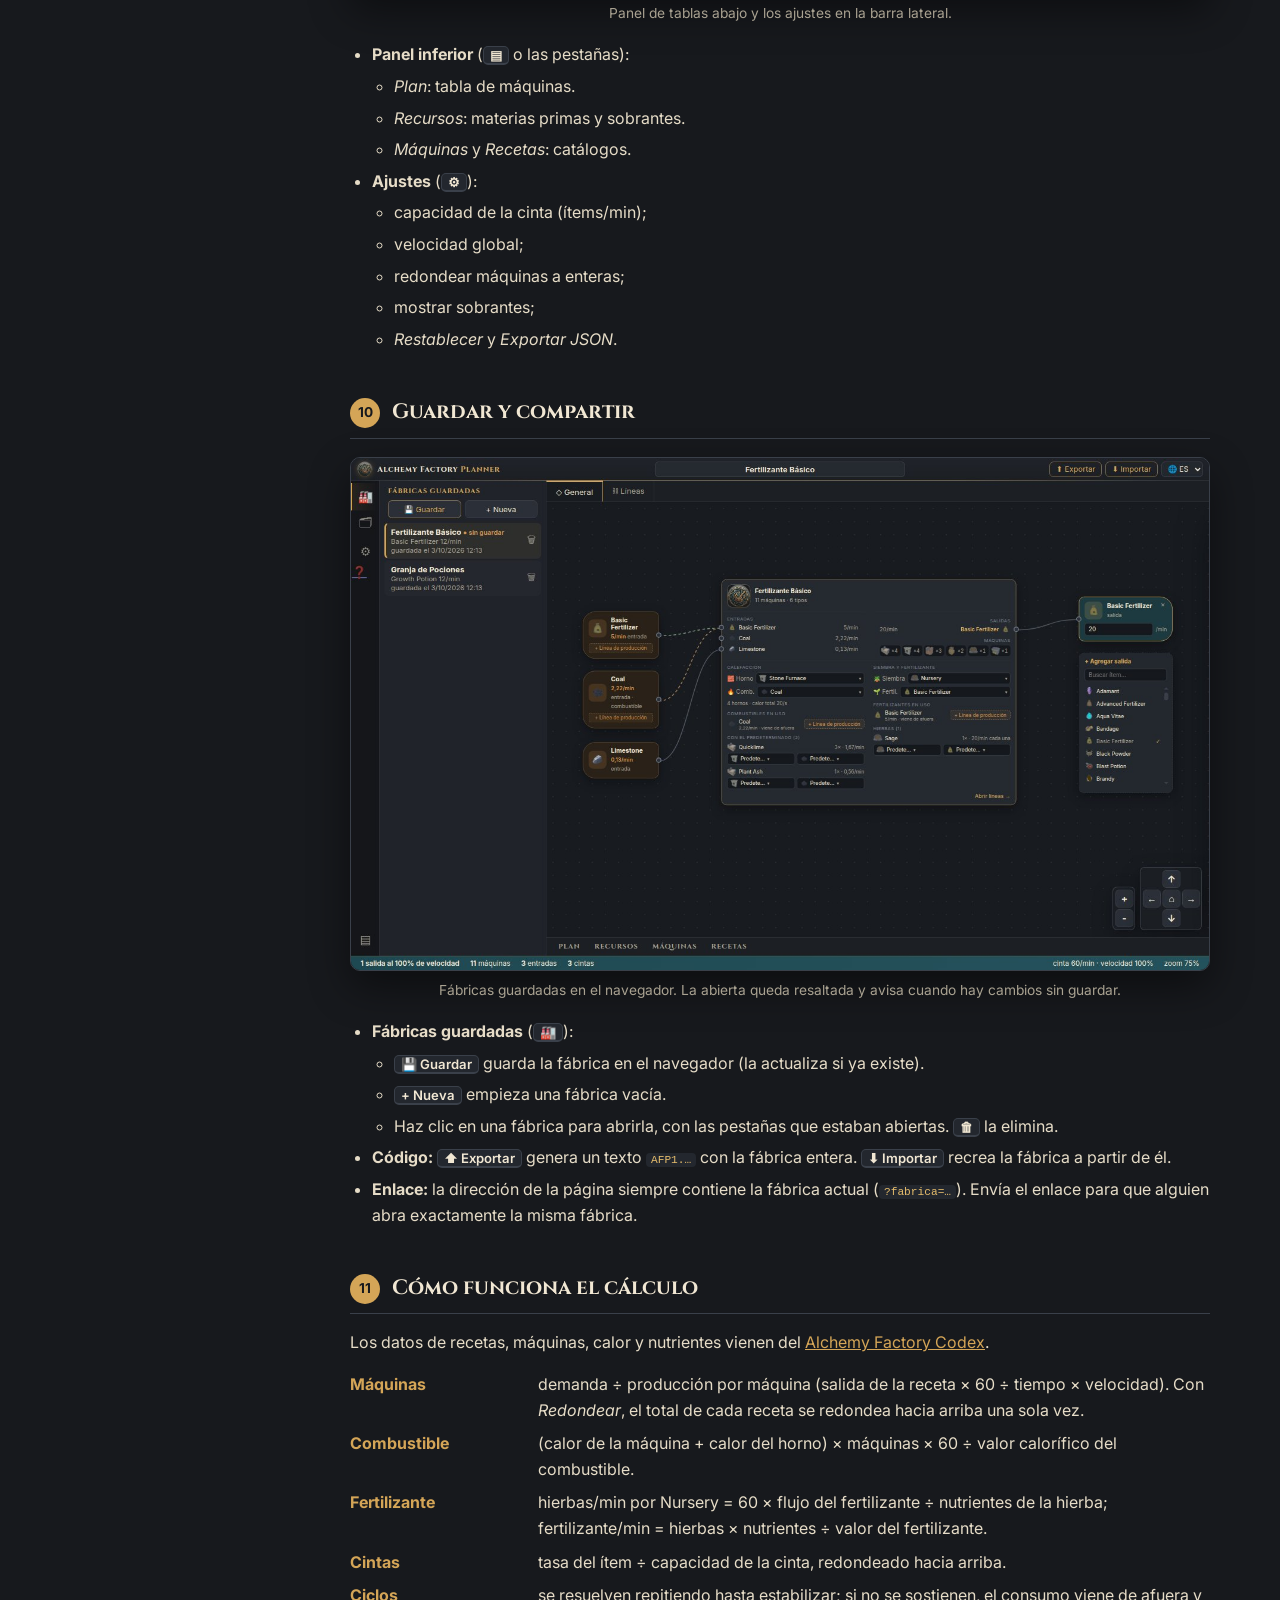
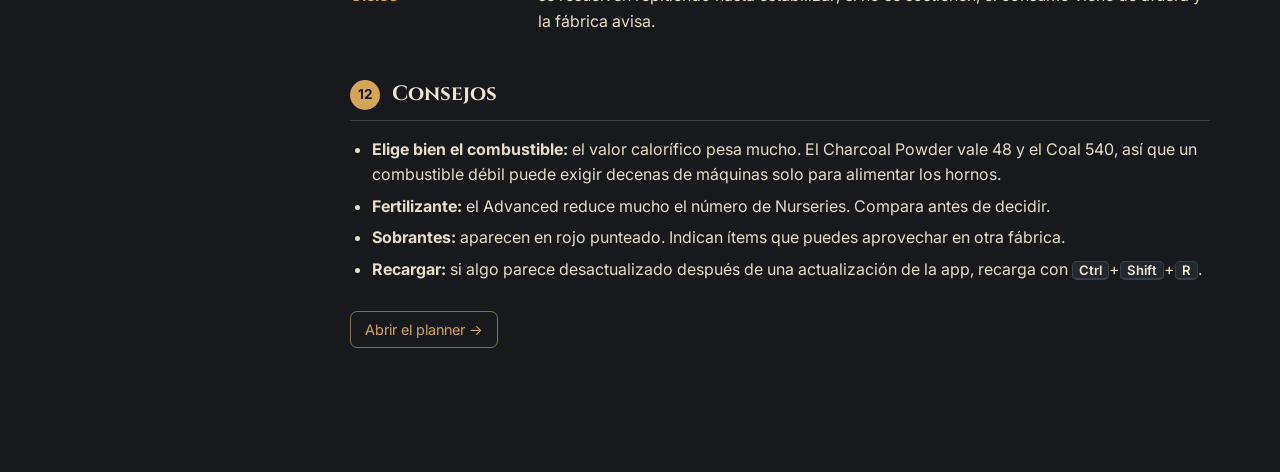
<file: tutorial.es.html>
<!doctype html>
<html lang="es">
  <head>
    <meta charset="utf-8" />
    <meta name="viewport" content="width=device-width, initial-scale=1" />
    <title>Tutorial · Alchemy Factory Planner</title>
    <link rel="icon" type="image/png" href="static/brand/favicon.png" />
    <link rel="preconnect" href="https://fonts.googleapis.com" />
    <link rel="preconnect" href="https://fonts.gstatic.com" crossorigin />
    <link rel="stylesheet" href="https://fonts.googleapis.com/css2?family=Cinzel:wght@600;700&family=Inter:wght@400;500;600;700&display=swap" />
    <link rel="stylesheet" href="tutorial.css?v=20261003-1245" />
  </head>
  <body>
    <header class="top">
      <a class="brand" href="index.html">
        <img src="static/brand/emblem.png" alt="" />
        <span>Alchemy Factory <b>Planner</b></span>
      </a>
      <span class="top-title">Tutorial</span>
      <nav class="lang-links" aria-label="Idioma">
        <a href="tutorial.html" hreflang="pt-BR">PT</a>
        <a href="tutorial.en.html" hreflang="en">EN</a>
        <a href="tutorial.es.html" class="active" hreflang="es">ES</a>
      </nav>
      <a class="open-app" href="planner.html?lang=es">Abrir el planner →</a>
    </header>

    <div class="layout">
      <nav class="toc" aria-label="Índice">
        <p class="toc-title">En este tutorial</p>
        <ol>
          <li><a href="#inicio">Inicio rápido</a></li>
          <li><a href="#tela">Conociendo la pantalla</a></li>
          <li><a href="#geral">Crear la fábrica (General)</a></li>
          <li><a href="#aquecimento">Hornos y combustible</a></li>
          <li><a href="#plantio">Siembra y fertilizante</a></li>
          <li><a href="#linha">La pestaña Líneas</a></li>
          <li><a href="#detalhes">Detalles de una máquina</a></li>
          <li><a href="#bloco">Línea completa: máquinas y cintas</a></li>
          <li><a href="#tabelas">Tablas y ajustes</a></li>
          <li><a href="#salvar">Guardar y compartir</a></li>
          <li><a href="#calculo">Cómo funciona el cálculo</a></li>
          <li><a href="#dicas">Consejos</a></li>
        </ol>
      </nav>

      <main class="content">
        <section class="hero">
          <img src="static/brand/emblem.png" alt="" />
          <div>
            <h1>Cómo usar Alchemy Factory Planner</h1>
            <p>El planner calcula cuántas máquinas, cintas, hornos, combustible y fertilizante necesita tu fábrica para producir lo que quieres, y muestra el orden para montarla. Esta guía recorre cada parte de la herramienta.</p>
          </div>
        </section>

        <section id="inicio">
          <h2><span>1</span> Inicio rápido</h2>
          <ol class="steps">
            <li><b>Elige qué producir.</b> En la pestaña <kbd>◇ General</kbd>, usa <em>+ Agregar salida</em>, busca el ítem y haz clic en él.</li>
            <li><b>Define la meta.</b> En el nodo de la salida, escribe cuántos ítems por minuto quieres.</li>
            <li><b>Mira la fábrica.</b> Abre la pestaña <kbd>⛓ Líneas</kbd> para ver máquinas, cintas y el orden de montaje.</li>
            <li><b>Guárdala.</b> Haz clic en <kbd>💾 Guardar</kbd> en la barra lateral, o comparte el enlace de la página.</li>
          </ol>
          <p class="note">La app se abre vacía. Todo lo que armas queda en la dirección de la página (<code>?fabrica=…</code>), así que recargar no borra nada.</p>
        </section>

        <section id="tela">
          <h2><span>2</span> Conociendo la pantalla</h2>
          <p>La pantalla se divide en áreas fijas, con el diagrama de la fábrica en el centro.</p>
          <figure>
            <img src="static/tutorial/es/geral.jpg" alt="Pantalla del planner con la fábrica de Growth Potion en la pestaña General" loading="lazy" />
            <figcaption>Barra de título, barra de actividades a la izquierda, pestañas, diagrama, panel de tablas y barra de estado.</figcaption>
          </figure>
          <dl class="parts">
            <dt>Barra de título</dt>
            <dd>Nombre de la fábrica (haz clic para editarlo), los botones <kbd>⬆ Exportar</kbd> y <kbd>⬇ Importar</kbd> y el selector de idioma.</dd>
            <dt>Barra de actividades</dt>
            <dd><kbd>🏭</kbd> fábricas guardadas · <kbd>🗂</kbd> orden de montaje · <kbd>⚙</kbd> ajustes · <kbd>❓</kbd> este tutorial · <kbd>▤</kbd> panel de tablas. Hacer clic en el ícono activo oculta la barra lateral.</dd>
            <dt>Pestañas</dt>
            <dd><kbd>◇ General</kbd> (entradas y salidas), <kbd>⛓ Líneas</kbd> (todas las máquinas) y una pestaña <kbd>▦ Línea …</kbd> por cada bloque que abras.</dd>
            <dt>Barra de estado</dt>
            <dd>Salidas, total de máquinas, entradas, líneas de cinta, velocidad y zoom.</dd>
          </dl>
          <p class="note"><b>Moverse por el diagrama:</b> arrastra el fondo para moverte, usa la rueda del ratón para el zoom, los botones <kbd>+</kbd> <kbd>−</kbd> y las flechas de la esquina, y <kbd>⌂</kbd> para encuadrar todo.</p>
        </section>

        <section id="geral">
          <h2><span>3</span> Crear la fábrica (pestaña General)</h2>
          <p>La pestaña General muestra la fábrica como un solo bloque: lo que entra de afuera a la izquierda, el nodo <b>Fábrica</b> en el medio y las salidas a la derecha.</p>
          <ul>
            <li><b>Agregar salida:</b> en el nodo <em>+ Agregar salida</em>, busca el ítem y haz clic en él. Puedes tener varias salidas a la vez.</li>
            <li><b>Meta:</b> edita los ítems/min directamente en el nodo de la salida. <kbd>✕</kbd> quita la salida.</li>
            <li><b>Nodo Fábrica:</b>
              <ul>
                <li><em>Entradas</em>: lo que viene de afuera, y en morado los insumos <em>producidos aquí</em>.</li>
                <li><em>Salidas</em> y sobrantes.</li>
                <li>Los tipos de máquina con sus cantidades.</li>
                <li>Los valores predeterminados de calefacción, siembra y fertilizante.</li>
              </ul>
            </li>
            <li><b>Nombre:</b> haz clic en el título arriba de la pantalla para ponerle nombre a la fábrica.</li>
          </ul>
          <p>Haz clic en el nodo Fábrica (o en <em>Abrir líneas →</em>) para ir a la pestaña Líneas.</p>
        </section>

        <section id="aquecimento">
          <h2><span>4</span> Hornos y combustible</h2>
          <p>Las máquinas calientes (Crucible, Kiln, Athanor, Alembic, Iron Smelter…) van <b>encima de un horno</b>, uno por máquina física, y es el horno el que quema el combustible.</p>
          <ul>
            <li><b>Predeterminado de la fábrica:</b> en el nodo Fábrica, en <em>Calefacción</em>, elige el horno (Stone o Blast Furnace) y el combustible predeterminados.</li>
            <li><b>Elección manual:</b> cada máquina puede usar otro horno u otro combustible, con el selector del propio nodo, en el panel de detalles o en la lista del nodo Fábrica. La opción <em>Predeterminado (…)</em> vuelve a seguir el predeterminado. Cambiar el predeterminado nunca altera las máquinas manuales.</li>
            <li><b>Línea de producción:</b> por defecto el combustible viene de afuera. Si se puede fabricar, <kbd>+ Línea de producción</kbd> agrega a la fábrica la cadena que lo produce, y <kbd>✓ Línea propia</kbd> la quita.</li>
          </ul>
          <p class="note"><b>Ciclos:</b> si la línea de un combustible necesita ese mismo combustible (p. ej. Charcoal Powder quemado en el Crucible que hace Charcoal), la línea también produce lo que ella misma consume. La vuelta se dibuja como una línea punteada morada.</p>
        </section>

        <section id="plantio">
          <h2><span>5</span> Siembra y fertilizante</h2>
          <p>Las hierbas se pueden sembrar de dos formas, elegidas en el nodo Fábrica (predeterminado) o en cada hierba (manual):</p>
          <table>
            <thead><tr><th></th><th>Nursery</th><th>Seed Plot</th></tr></thead>
            <tbody>
              <tr><td>Semilla</td><td>Queda plantada, no se consume</td><td>Se consume</td></tr>
              <tr><td>Fertilizante</td><td>Se consume de forma continua</td><td>No usa</td></tr>
              <tr><td>Velocidad</td><td>Definida por el fertilizante</td><td>Tiempo de la receta</td></tr>
            </tbody>
          </table>
          <p>En el Nursery, el fertilizante hace mucha diferencia. Ejemplo con 24 Chamomile/min:</p>
          <ul>
            <li><b>Basic Fertilizer:</b> 1 hierba/min por Nursery, o sea, <b>24 Nurseries</b> y 120 fertilizantes/min.</li>
            <li><b>Advanced Fertilizer:</b> 12 hierbas/min por Nursery, o sea, <b>2 Nurseries</b> y 24 fertilizantes/min.</li>
          </ul>
          <p>El fertilizante también puede tener <kbd>+ Línea de producción</kbd>, igual que el combustible.</p>
        </section>

        <section id="linha">
          <h2><span>6</span> La pestaña Líneas</h2>
          <figure>
            <img src="static/tutorial/es/linha.jpg" alt="Pestaña Líneas con bloques y el orden de montaje en la barra lateral" loading="lazy" />
            <figcaption>Bloques en Clústeres y el Orden de montaje en la barra lateral.</figcaption>
          </figure>
          <ul>
            <li><b>Nodos:</b> cada receta es un nodo de máquina, con el ícono, la cantidad (<code>×10</code>), la carga y las entradas y salidas por ítem. Entre dos máquinas está el nodo del ítem transportado, con la tasa y el número de cintas.</li>
            <li><b>Clústeres o Columnas</b> (esquina superior derecha):
              <ul>
                <li><em>Clústeres</em> separa la fábrica en bloques, uno por ingrediente de la receta final, más un bloque para cada combustible o fertilizante con línea propia.</li>
                <li><em>Columnas</em> muestra un solo grafo.</li>
              </ul>
            </li>
            <li><b>Orden de montaje</b> (<kbd>🗂</kbd>): lista los bloques en el orden en que deben construirse, con <kbd>🔍 Acercar</kbd> y <kbd>⤢ Línea completa</kbd>.</li>
            <li><b>Bloques:</b>
              <ul>
                <li>Un clic acerca el bloque.</li>
                <li><kbd>⊟ Contraer</kbd> oculta el interior.</li>
                <li>El candado <kbd>🔒</kbd> fija la posición (por defecto). Con <kbd>🔓</kbd> puedes arrastrar el bloque y los nodos.</li>
              </ul>
            </li>
            <li><b>Resaltado:</b> pasa el ratón sobre un nodo para resaltar su camino hasta las entradas y las salidas.</li>
          </ul>
        </section>

        <section id="detalhes">
          <h2><span>7</span> Detalles de una máquina</h2>
          <figure>
            <img src="static/tutorial/es/detalhes.jpg" alt="Panel de detalles del Crucible" loading="lazy" />
            <figcaption>Haz clic en una máquina para abrir el panel de detalles.</figcaption>
          </figure>
          <p>El panel muestra:</p>
          <ul>
            <li>la demanda, las máquinas (exactas y enteras), la carga y el ciclo de la receta;</li>
            <li>la receta, el horno, el combustible y el fertilizante, todos editables;</li>
            <li>las entradas y salidas con sus tasas.</li>
          </ul>
          <p>Cambiar algo recalcula la fábrica al instante. Si entran o salen máquinas, parpadean y un aviso resume el cambio.</p>
        </section>

        <section id="bloco">
          <h2><span>8</span> Línea completa: máquinas y cintas</h2>
          <figure>
            <img src="static/tutorial/es/bloco.jpg" alt="Pestaña de línea mostrando cada máquina y cada cinta" loading="lazy" />
            <figcaption>Cada bloque abierto se vuelve una pestaña, junto a General y Líneas.</figcaption>
          </figure>
          <p><kbd>⤢ Línea completa</kbd> abre el bloque en una pestaña propia, mostrando el montaje físico:</p>
          <ul>
            <li><b>Máquinas:</b> cada máquina física es un nodo (<em>Grinder #1</em>, <em>#2</em>…), con su carga. La máquina parcial aparece punteada.</li>
            <li><b>Cintas:</b> cada cinta es un nodo. 144/min con cinta de 60/min se vuelven 3 cintas de 48.</li>
            <li><b>Bordes del bloque:</b> lo que viene de afuera aparece como entrada, y lo que sale va al siguiente bloque, al producto final o a los sobrantes.</li>
          </ul>
          <p>Puedes abrir varias líneas a la vez. Cada pestaña recuerda su propio zoom, y <kbd>✕</kbd> la cierra.</p>
        </section>

        <section id="tabelas">
          <h2><span>9</span> Tablas y ajustes</h2>
          <figure>
            <img src="static/tutorial/es/painel.jpg" alt="Panel de tablas abierto y ajustes en la barra lateral" loading="lazy" />
            <figcaption>Panel de tablas abajo y los ajustes en la barra lateral.</figcaption>
          </figure>
          <ul>
            <li><b>Panel inferior</b> (<kbd>▤</kbd> o las pestañas):
              <ul>
                <li><em>Plan</em>: tabla de máquinas.</li>
                <li><em>Recursos</em>: materias primas y sobrantes.</li>
                <li><em>Máquinas</em> y <em>Recetas</em>: catálogos.</li>
              </ul>
            </li>
            <li><b>Ajustes</b> (<kbd>⚙</kbd>):
              <ul>
                <li>capacidad de la cinta (ítems/min);</li>
                <li>velocidad global;</li>
                <li>redondear máquinas a enteras;</li>
                <li>mostrar sobrantes;</li>
                <li><em>Restablecer</em> y <em>Exportar JSON</em>.</li>
              </ul>
            </li>
          </ul>
        </section>

        <section id="salvar">
          <h2><span>10</span> Guardar y compartir</h2>
          <figure>
            <img src="static/tutorial/es/salvas.jpg" alt="Lista de fábricas guardadas en la barra lateral" loading="lazy" />
            <figcaption>Fábricas guardadas en el navegador. La abierta queda resaltada y avisa cuando hay cambios sin guardar.</figcaption>
          </figure>
          <ul>
            <li><b>Fábricas guardadas</b> (<kbd>🏭</kbd>):
              <ul>
                <li><kbd>💾 Guardar</kbd> guarda la fábrica en el navegador (la actualiza si ya existe).</li>
                <li><kbd>+ Nueva</kbd> empieza una fábrica vacía.</li>
                <li>Haz clic en una fábrica para abrirla, con las pestañas que estaban abiertas. <kbd>🗑</kbd> la elimina.</li>
              </ul>
            </li>
            <li><b>Código:</b> <kbd>⬆ Exportar</kbd> genera un texto <code>AFP1.…</code> con la fábrica entera. <kbd>⬇ Importar</kbd> recrea la fábrica a partir de él.</li>
            <li><b>Enlace:</b> la dirección de la página siempre contiene la fábrica actual (<code>?fabrica=…</code>). Envía el enlace para que alguien abra exactamente la misma fábrica.</li>
          </ul>
        </section>

        <section id="calculo">
          <h2><span>11</span> Cómo funciona el cálculo</h2>
          <p>Los datos de recetas, máquinas, calor y nutrientes vienen del <a href="https://alchemy-factory-codex.com/" target="_blank" rel="noopener">Alchemy Factory Codex</a>.</p>
          <dl class="formulas">
            <dt>Máquinas</dt>
            <dd>demanda ÷ producción por máquina (salida de la receta × 60 ÷ tiempo × velocidad). Con <em>Redondear</em>, el total de cada receta se redondea hacia arriba una sola vez.</dd>
            <dt>Combustible</dt>
            <dd>(calor de la máquina + calor del horno) × máquinas × 60 ÷ valor calorífico del combustible.</dd>
            <dt>Fertilizante</dt>
            <dd>hierbas/min por Nursery = 60 × flujo del fertilizante ÷ nutrientes de la hierba; fertilizante/min = hierbas × nutrientes ÷ valor del fertilizante.</dd>
            <dt>Cintas</dt>
            <dd>tasa del ítem ÷ capacidad de la cinta, redondeado hacia arriba.</dd>
            <dt>Ciclos</dt>
            <dd>se resuelven repitiendo hasta estabilizar; si no se sostienen, el consumo viene de afuera y la fábrica avisa.</dd>
          </dl>
        </section>

        <section id="dicas">
          <h2><span>12</span> Consejos</h2>
          <ul>
            <li><b>Elige bien el combustible:</b> el valor calorífico pesa mucho. El Charcoal Powder vale 48 y el Coal 540, así que un combustible débil puede exigir decenas de máquinas solo para alimentar los hornos.</li>
            <li><b>Fertilizante:</b> el Advanced reduce mucho el número de Nurseries. Compara antes de decidir.</li>
            <li><b>Sobrantes:</b> aparecen en rojo punteado. Indican ítems que puedes aprovechar en otra fábrica.</li>
            <li><b>Recargar:</b> si algo parece desactualizado después de una actualización de la app, recarga con <kbd>Ctrl</kbd>+<kbd>Shift</kbd>+<kbd>R</kbd>.</li>
          </ul>
          <p class="back"><a class="open-app" href="planner.html?lang=es">Abrir el planner →</a></p>
        </section>
      </main>
    </div>
  </body>
</html>
</file>
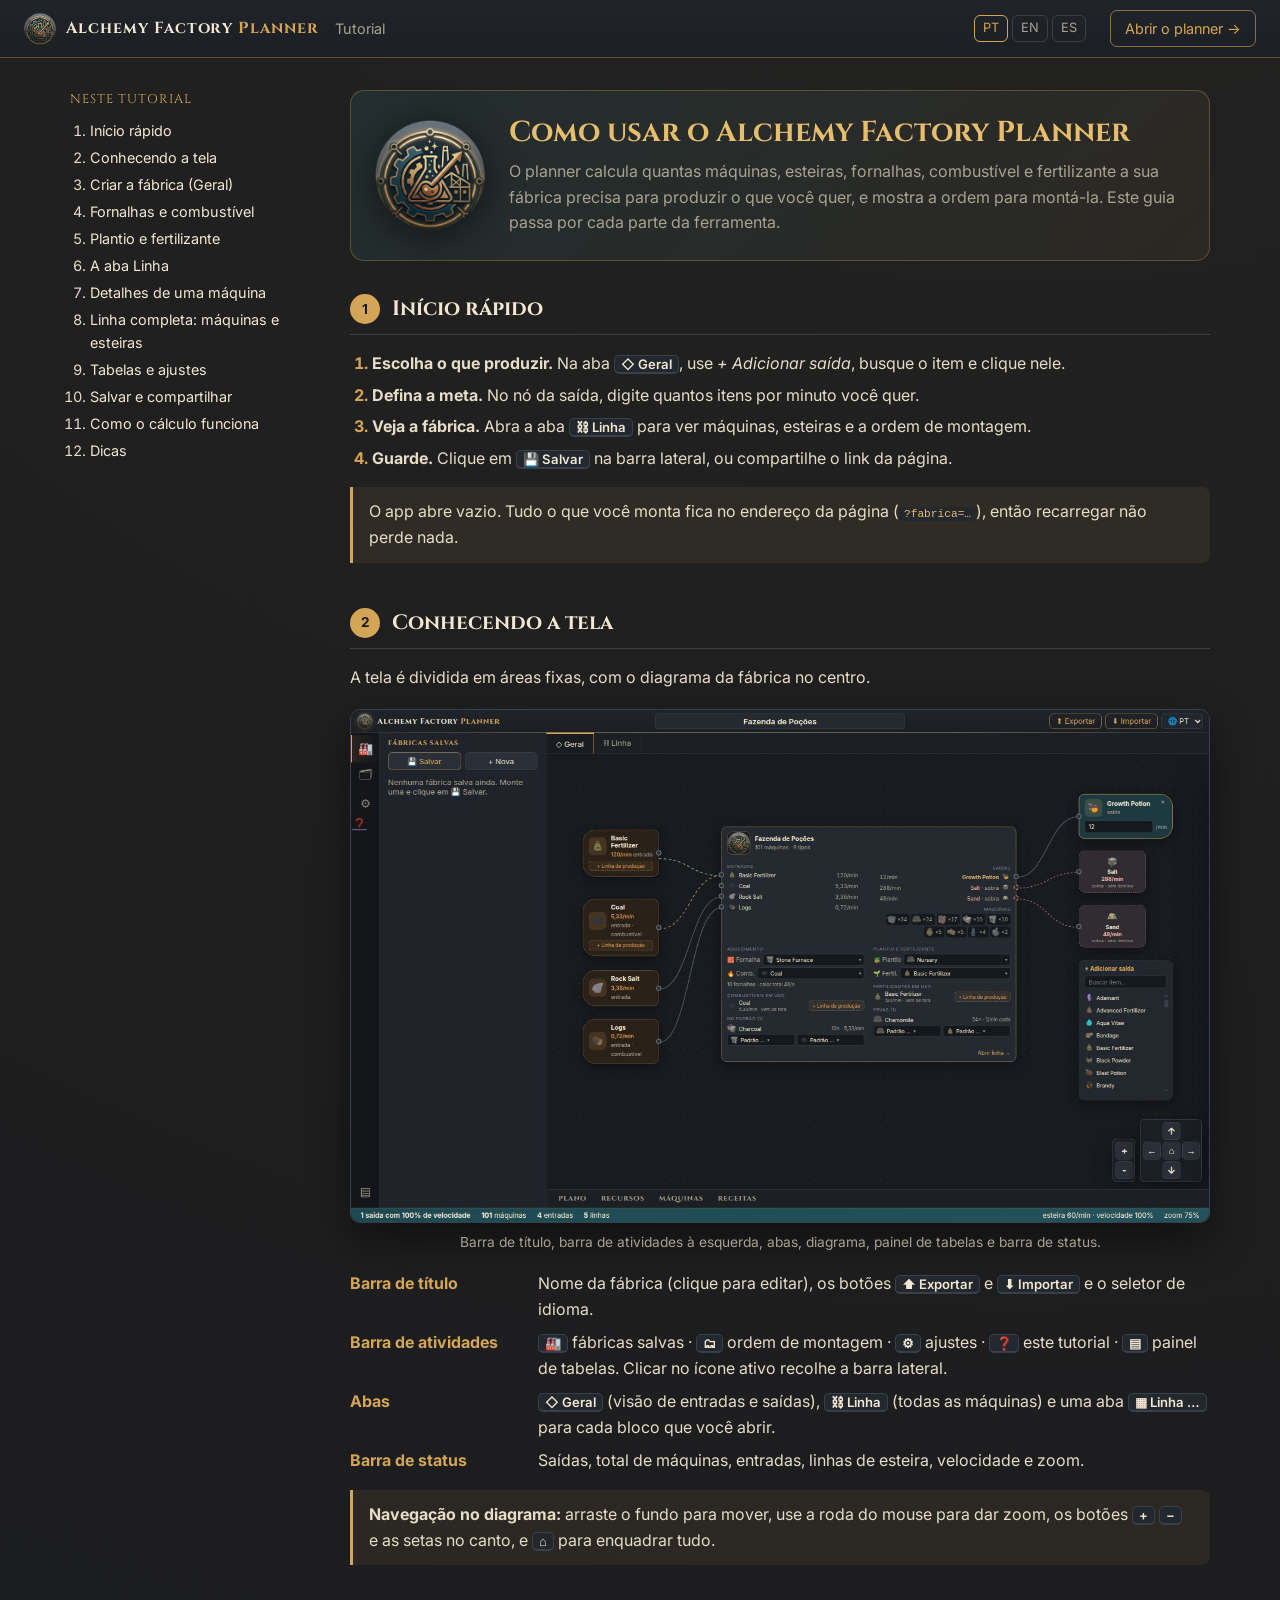
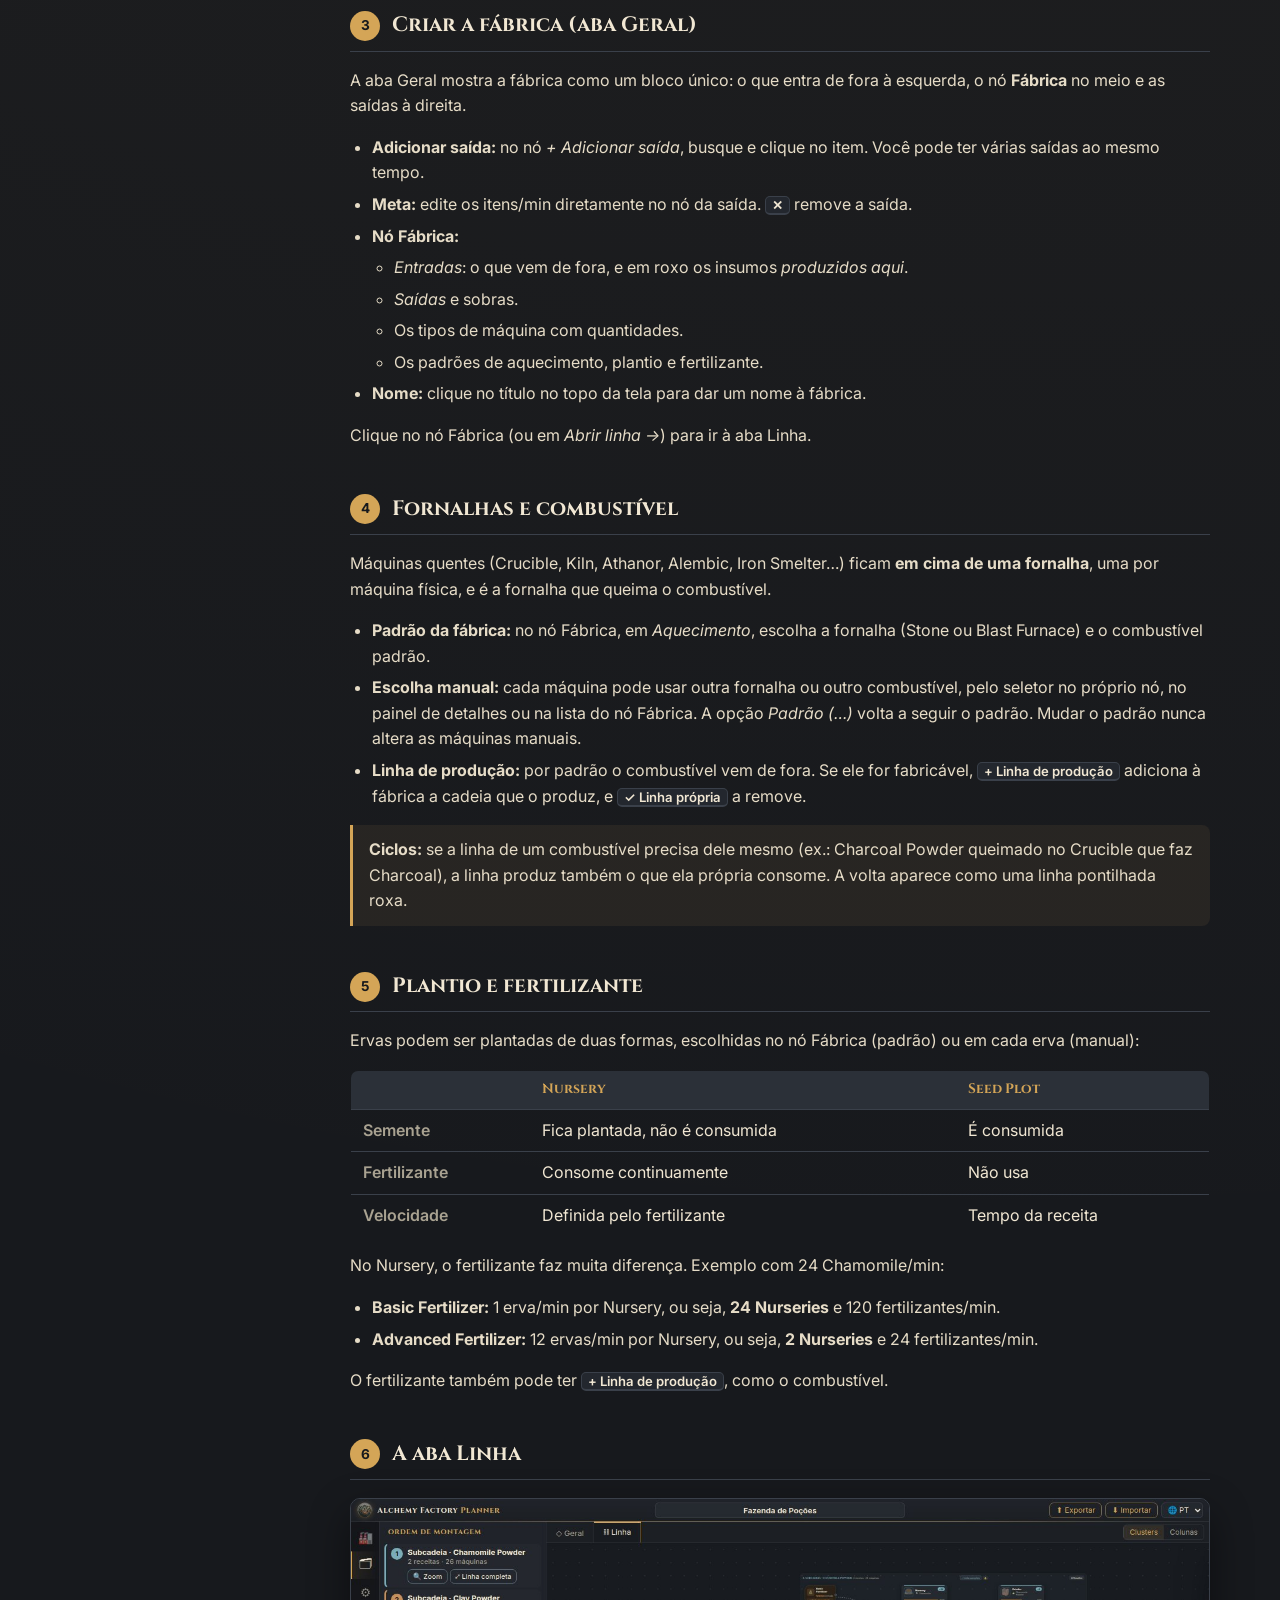
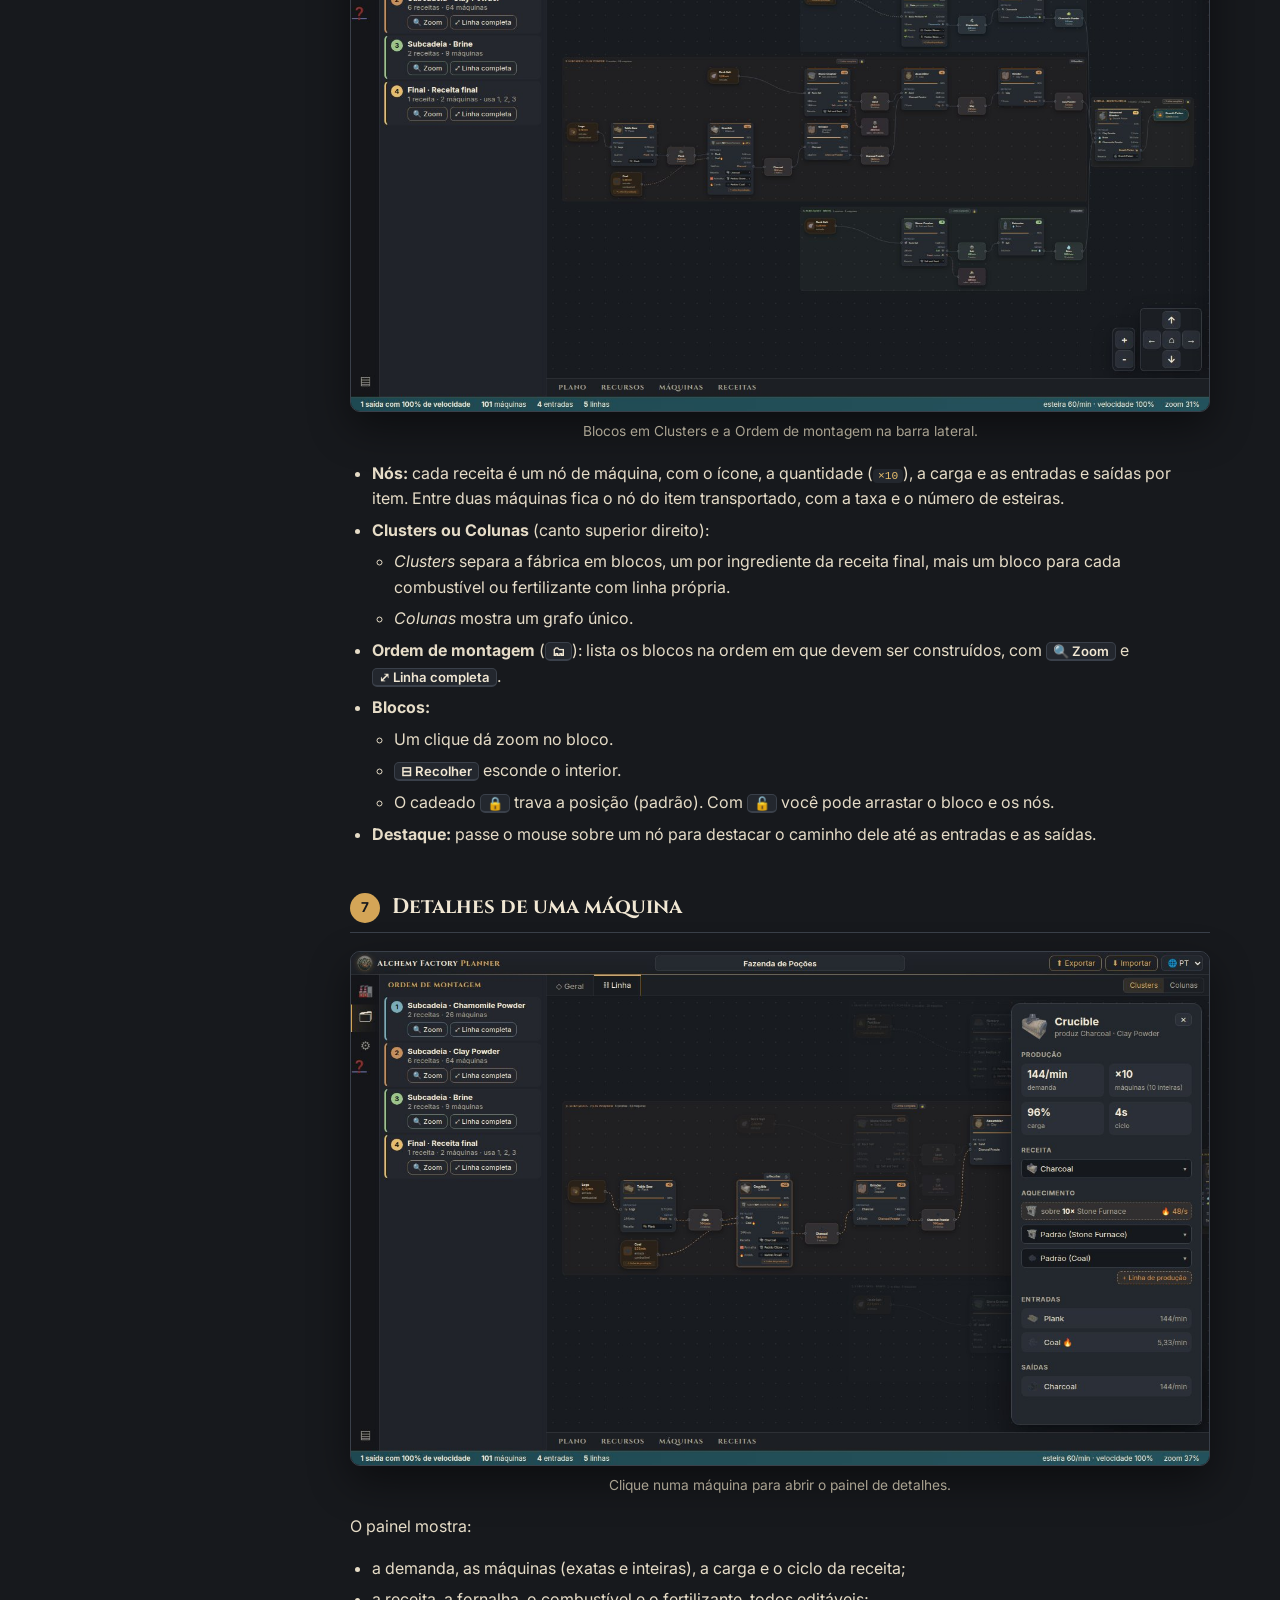
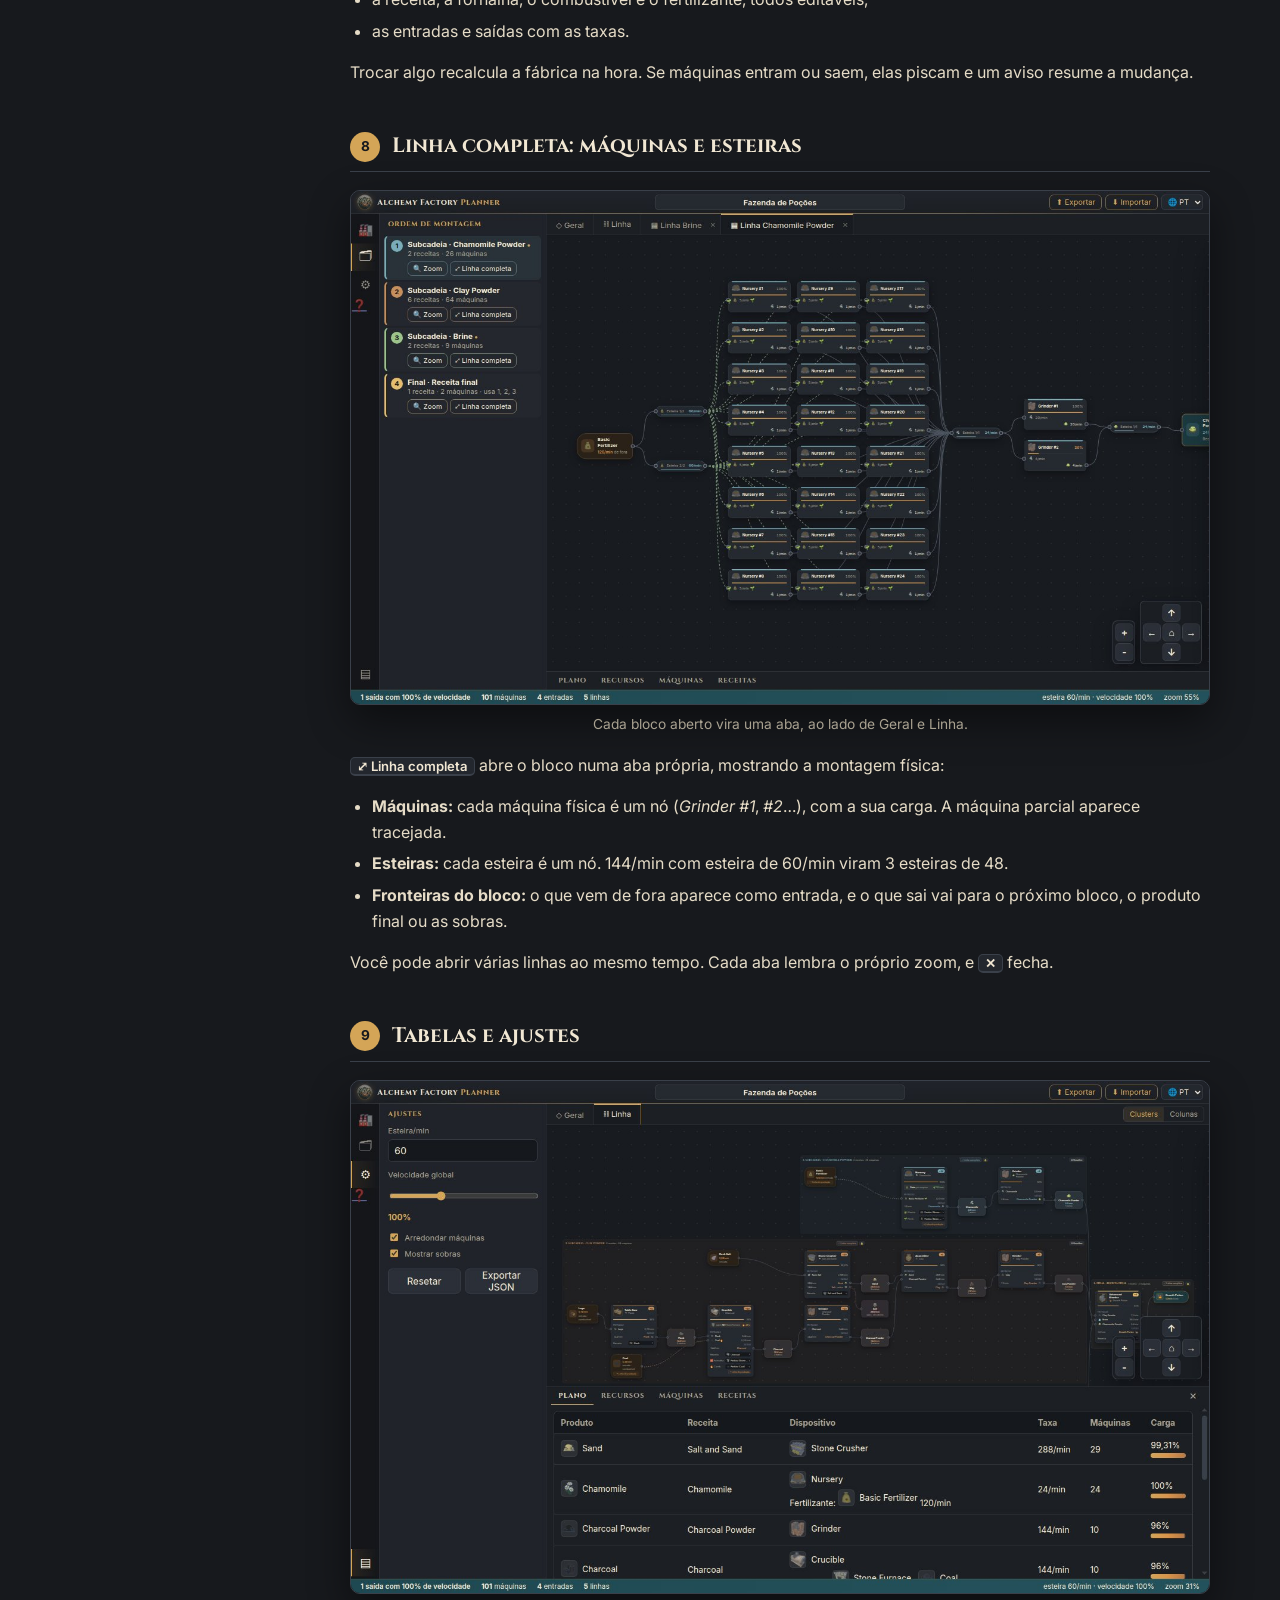
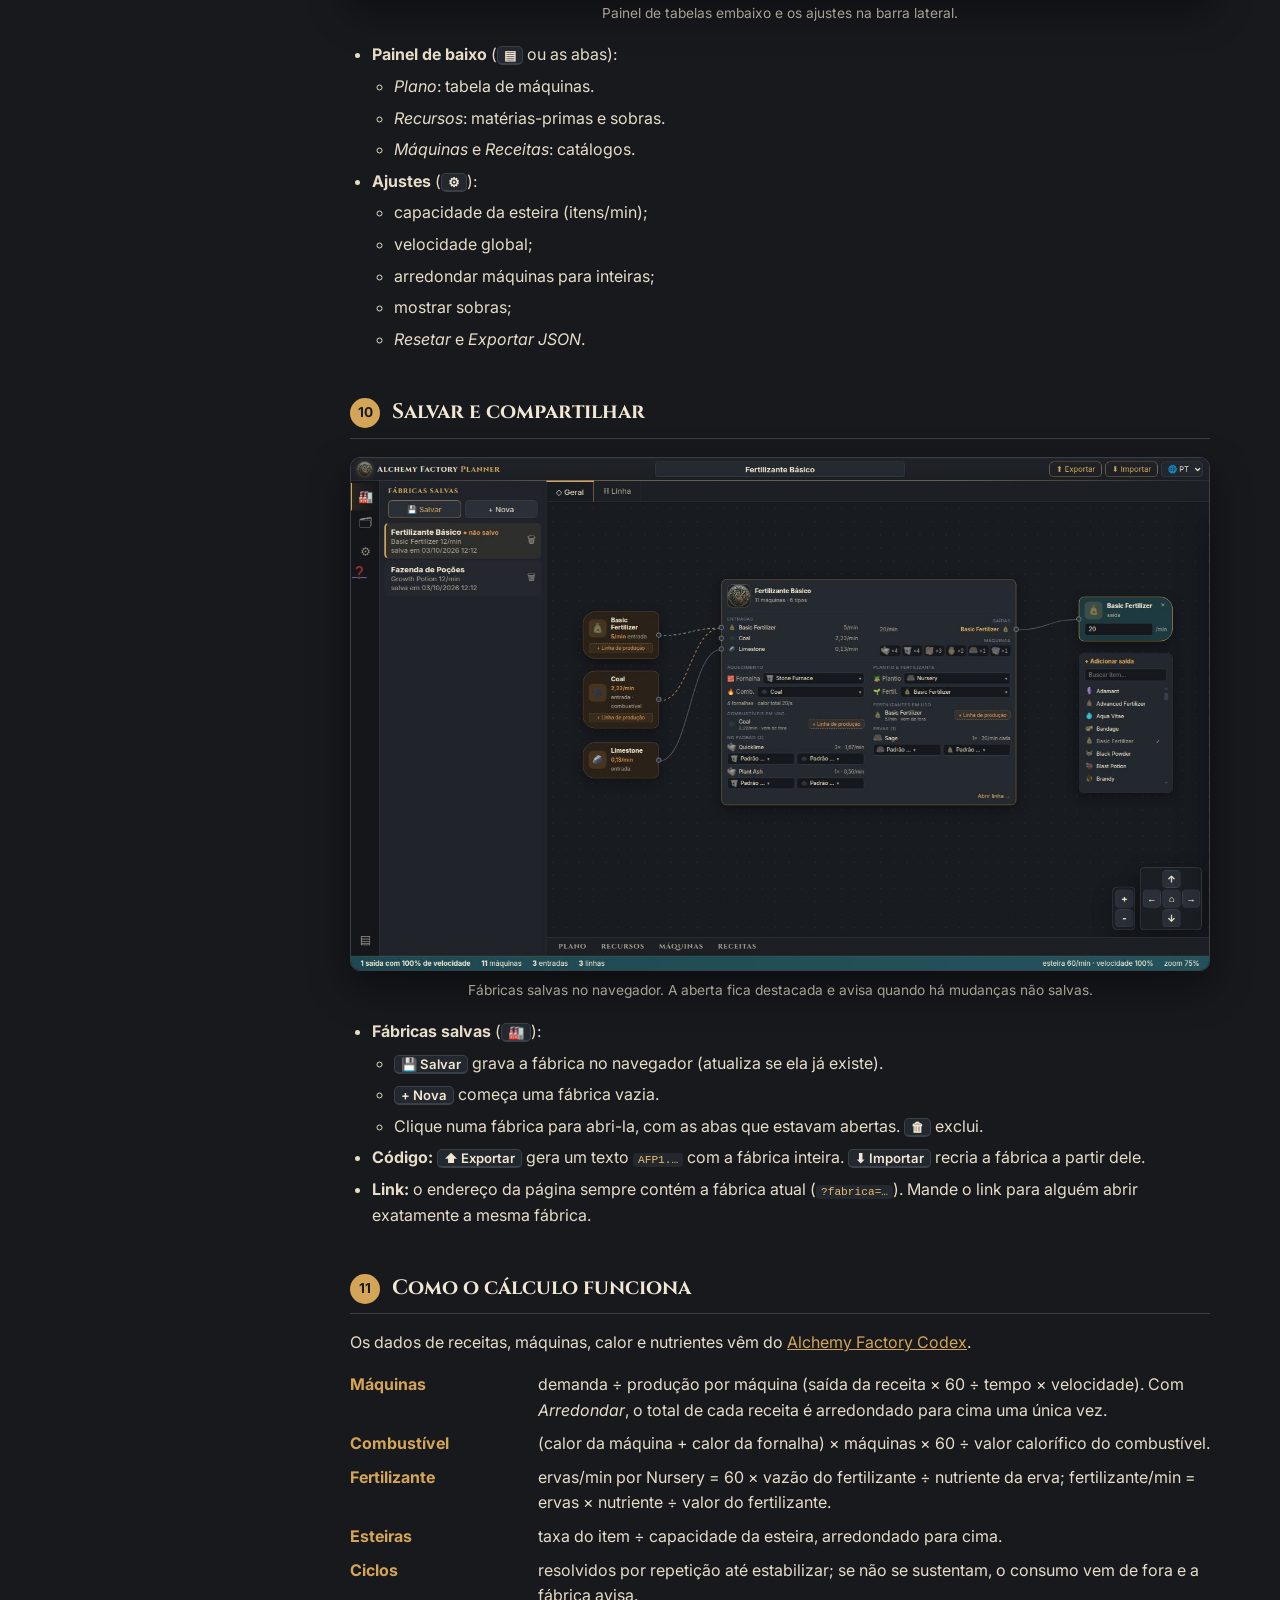
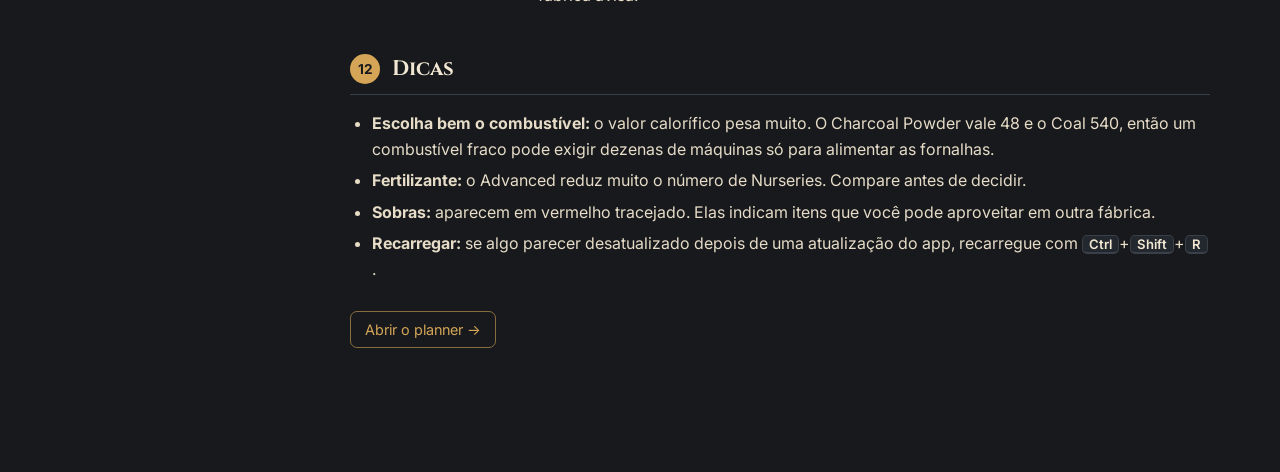
<file: tutorial.html>
<!doctype html>
<html lang="pt-BR">
  <head>
    <meta charset="utf-8" />
    <meta name="viewport" content="width=device-width, initial-scale=1" />
    <title>Tutorial · Alchemy Factory Planner</title>
    <link rel="icon" type="image/png" href="static/brand/favicon.png" />
    <link rel="preconnect" href="https://fonts.googleapis.com" />
    <link rel="preconnect" href="https://fonts.gstatic.com" crossorigin />
    <link rel="stylesheet" href="https://fonts.googleapis.com/css2?family=Cinzel:wght@600;700&family=Inter:wght@400;500;600;700&display=swap" />
    <link rel="stylesheet" href="tutorial.css?v=20261003-1245" />
  </head>
  <body>
    <header class="top">
      <a class="brand" href="index.html">
        <img src="static/brand/emblem.png" alt="" />
        <span>Alchemy Factory <b>Planner</b></span>
      </a>
      <span class="top-title">Tutorial</span>
      <nav class="lang-links" aria-label="Idioma">
        <a href="tutorial.html" class="active" hreflang="pt-BR">PT</a>
        <a href="tutorial.en.html" hreflang="en">EN</a>
        <a href="tutorial.es.html" hreflang="es">ES</a>
      </nav>
      <a class="open-app" href="planner.html?lang=pt">Abrir o planner →</a>
    </header>

    <div class="layout">
      <nav class="toc" aria-label="Índice">
        <p class="toc-title">Neste tutorial</p>
        <ol>
          <li><a href="#inicio">Início rápido</a></li>
          <li><a href="#tela">Conhecendo a tela</a></li>
          <li><a href="#geral">Criar a fábrica (Geral)</a></li>
          <li><a href="#aquecimento">Fornalhas e combustível</a></li>
          <li><a href="#plantio">Plantio e fertilizante</a></li>
          <li><a href="#linha">A aba Linha</a></li>
          <li><a href="#detalhes">Detalhes de uma máquina</a></li>
          <li><a href="#bloco">Linha completa: máquinas e esteiras</a></li>
          <li><a href="#tabelas">Tabelas e ajustes</a></li>
          <li><a href="#salvar">Salvar e compartilhar</a></li>
          <li><a href="#calculo">Como o cálculo funciona</a></li>
          <li><a href="#dicas">Dicas</a></li>
        </ol>
      </nav>

      <main class="content">
        <section class="hero">
          <img src="static/brand/emblem.png" alt="" />
          <div>
            <h1>Como usar o Alchemy Factory Planner</h1>
            <p>O planner calcula quantas máquinas, esteiras, fornalhas, combustível e fertilizante a sua fábrica precisa para produzir o que você quer, e mostra a ordem para montá-la. Este guia passa por cada parte da ferramenta.</p>
          </div>
        </section>

        <section id="inicio">
          <h2><span>1</span> Início rápido</h2>
          <ol class="steps">
            <li><b>Escolha o que produzir.</b> Na aba <kbd>◇ Geral</kbd>, use <em>+ Adicionar saída</em>, busque o item e clique nele.</li>
            <li><b>Defina a meta.</b> No nó da saída, digite quantos itens por minuto você quer.</li>
            <li><b>Veja a fábrica.</b> Abra a aba <kbd>⛓ Linha</kbd> para ver máquinas, esteiras e a ordem de montagem.</li>
            <li><b>Guarde.</b> Clique em <kbd>💾 Salvar</kbd> na barra lateral, ou compartilhe o link da página.</li>
          </ol>
          <p class="note">O app abre vazio. Tudo o que você monta fica no endereço da página (<code>?fabrica=…</code>), então recarregar não perde nada.</p>
        </section>

        <section id="tela">
          <h2><span>2</span> Conhecendo a tela</h2>
          <p>A tela é dividida em áreas fixas, com o diagrama da fábrica no centro.</p>
          <figure>
            <img src="static/tutorial/geral.jpg" alt="Tela do planner com a fábrica de Growth Potion na aba Geral" loading="lazy" />
            <figcaption>Barra de título, barra de atividades à esquerda, abas, diagrama, painel de tabelas e barra de status.</figcaption>
          </figure>
          <dl class="parts">
            <dt>Barra de título</dt>
            <dd>Nome da fábrica (clique para editar), os botões <kbd>⬆ Exportar</kbd> e <kbd>⬇ Importar</kbd> e o seletor de idioma.</dd>
            <dt>Barra de atividades</dt>
            <dd><kbd>🏭</kbd> fábricas salvas · <kbd>🗂</kbd> ordem de montagem · <kbd>⚙</kbd> ajustes · <kbd>❓</kbd> este tutorial · <kbd>▤</kbd> painel de tabelas. Clicar no ícone ativo recolhe a barra lateral.</dd>
            <dt>Abas</dt>
            <dd><kbd>◇ Geral</kbd> (visão de entradas e saídas), <kbd>⛓ Linha</kbd> (todas as máquinas) e uma aba <kbd>▦ Linha …</kbd> para cada bloco que você abrir.</dd>
            <dt>Barra de status</dt>
            <dd>Saídas, total de máquinas, entradas, linhas de esteira, velocidade e zoom.</dd>
          </dl>
          <p class="note"><b>Navegação no diagrama:</b> arraste o fundo para mover, use a roda do mouse para dar zoom, os botões <kbd>+</kbd> <kbd>−</kbd> e as setas no canto, e <kbd>⌂</kbd> para enquadrar tudo.</p>
        </section>

        <section id="geral">
          <h2><span>3</span> Criar a fábrica (aba Geral)</h2>
          <p>A aba Geral mostra a fábrica como um bloco único: o que entra de fora à esquerda, o nó <b>Fábrica</b> no meio e as saídas à direita.</p>
          <ul>
            <li><b>Adicionar saída:</b> no nó <em>+ Adicionar saída</em>, busque e clique no item. Você pode ter várias saídas ao mesmo tempo.</li>
            <li><b>Meta:</b> edite os itens/min diretamente no nó da saída. <kbd>✕</kbd> remove a saída.</li>
            <li><b>Nó Fábrica:</b>
              <ul>
                <li><em>Entradas</em>: o que vem de fora, e em roxo os insumos <em>produzidos aqui</em>.</li>
                <li><em>Saídas</em> e sobras.</li>
                <li>Os tipos de máquina com quantidades.</li>
                <li>Os padrões de aquecimento, plantio e fertilizante.</li>
              </ul>
            </li>
            <li><b>Nome:</b> clique no título no topo da tela para dar um nome à fábrica.</li>
          </ul>
          <p>Clique no nó Fábrica (ou em <em>Abrir linha →</em>) para ir à aba Linha.</p>
        </section>

        <section id="aquecimento">
          <h2><span>4</span> Fornalhas e combustível</h2>
          <p>Máquinas quentes (Crucible, Kiln, Athanor, Alembic, Iron Smelter…) ficam <b>em cima de uma fornalha</b>, uma por máquina física, e é a fornalha que queima o combustível.</p>
          <ul>
            <li><b>Padrão da fábrica:</b> no nó Fábrica, em <em>Aquecimento</em>, escolha a fornalha (Stone ou Blast Furnace) e o combustível padrão.</li>
            <li><b>Escolha manual:</b> cada máquina pode usar outra fornalha ou outro combustível, pelo seletor no próprio nó, no painel de detalhes ou na lista do nó Fábrica. A opção <em>Padrão (…)</em> volta a seguir o padrão. Mudar o padrão nunca altera as máquinas manuais.</li>
            <li><b>Linha de produção:</b> por padrão o combustível vem de fora. Se ele for fabricável, <kbd>+ Linha de produção</kbd> adiciona à fábrica a cadeia que o produz, e <kbd>✓ Linha própria</kbd> a remove.</li>
          </ul>
          <p class="note"><b>Ciclos:</b> se a linha de um combustível precisa dele mesmo (ex.: Charcoal Powder queimado no Crucible que faz Charcoal), a linha produz também o que ela própria consome. A volta aparece como uma linha pontilhada roxa.</p>
        </section>

        <section id="plantio">
          <h2><span>5</span> Plantio e fertilizante</h2>
          <p>Ervas podem ser plantadas de duas formas, escolhidas no nó Fábrica (padrão) ou em cada erva (manual):</p>
          <table>
            <thead><tr><th></th><th>Nursery</th><th>Seed Plot</th></tr></thead>
            <tbody>
              <tr><td>Semente</td><td>Fica plantada, não é consumida</td><td>É consumida</td></tr>
              <tr><td>Fertilizante</td><td>Consome continuamente</td><td>Não usa</td></tr>
              <tr><td>Velocidade</td><td>Definida pelo fertilizante</td><td>Tempo da receita</td></tr>
            </tbody>
          </table>
          <p>No Nursery, o fertilizante faz muita diferença. Exemplo com 24 Chamomile/min:</p>
          <ul>
            <li><b>Basic Fertilizer:</b> 1 erva/min por Nursery, ou seja, <b>24 Nurseries</b> e 120 fertilizantes/min.</li>
            <li><b>Advanced Fertilizer:</b> 12 ervas/min por Nursery, ou seja, <b>2 Nurseries</b> e 24 fertilizantes/min.</li>
          </ul>
          <p>O fertilizante também pode ter <kbd>+ Linha de produção</kbd>, como o combustível.</p>
        </section>

        <section id="linha">
          <h2><span>6</span> A aba Linha</h2>
          <figure>
            <img src="static/tutorial/linha.jpg" alt="Aba Linha com blocos e a ordem de montagem na barra lateral" loading="lazy" />
            <figcaption>Blocos em Clusters e a Ordem de montagem na barra lateral.</figcaption>
          </figure>
          <ul>
            <li><b>Nós:</b> cada receita é um nó de máquina, com o ícone, a quantidade (<code>×10</code>), a carga e as entradas e saídas por item. Entre duas máquinas fica o nó do item transportado, com a taxa e o número de esteiras.</li>
            <li><b>Clusters ou Colunas</b> (canto superior direito):
              <ul>
                <li><em>Clusters</em> separa a fábrica em blocos, um por ingrediente da receita final, mais um bloco para cada combustível ou fertilizante com linha própria.</li>
                <li><em>Colunas</em> mostra um grafo único.</li>
              </ul>
            </li>
            <li><b>Ordem de montagem</b> (<kbd>🗂</kbd>): lista os blocos na ordem em que devem ser construídos, com <kbd>🔍 Zoom</kbd> e <kbd>⤢ Linha completa</kbd>.</li>
            <li><b>Blocos:</b>
              <ul>
                <li>Um clique dá zoom no bloco.</li>
                <li><kbd>⊟ Recolher</kbd> esconde o interior.</li>
                <li>O cadeado <kbd>🔒</kbd> trava a posição (padrão). Com <kbd>🔓</kbd> você pode arrastar o bloco e os nós.</li>
              </ul>
            </li>
            <li><b>Destaque:</b> passe o mouse sobre um nó para destacar o caminho dele até as entradas e as saídas.</li>
          </ul>
        </section>

        <section id="detalhes">
          <h2><span>7</span> Detalhes de uma máquina</h2>
          <figure>
            <img src="static/tutorial/detalhes.jpg" alt="Painel de detalhes do Crucible" loading="lazy" />
            <figcaption>Clique numa máquina para abrir o painel de detalhes.</figcaption>
          </figure>
          <p>O painel mostra:</p>
          <ul>
            <li>a demanda, as máquinas (exatas e inteiras), a carga e o ciclo da receita;</li>
            <li>a receita, a fornalha, o combustível e o fertilizante, todos editáveis;</li>
            <li>as entradas e saídas com as taxas.</li>
          </ul>
          <p>Trocar algo recalcula a fábrica na hora. Se máquinas entram ou saem, elas piscam e um aviso resume a mudança.</p>
        </section>

        <section id="bloco">
          <h2><span>8</span> Linha completa: máquinas e esteiras</h2>
          <figure>
            <img src="static/tutorial/bloco.jpg" alt="Aba de linha mostrando cada máquina e cada esteira" loading="lazy" />
            <figcaption>Cada bloco aberto vira uma aba, ao lado de Geral e Linha.</figcaption>
          </figure>
          <p><kbd>⤢ Linha completa</kbd> abre o bloco numa aba própria, mostrando a montagem física:</p>
          <ul>
            <li><b>Máquinas:</b> cada máquina física é um nó (<em>Grinder #1</em>, <em>#2</em>…), com a sua carga. A máquina parcial aparece tracejada.</li>
            <li><b>Esteiras:</b> cada esteira é um nó. 144/min com esteira de 60/min viram 3 esteiras de 48.</li>
            <li><b>Fronteiras do bloco:</b> o que vem de fora aparece como entrada, e o que sai vai para o próximo bloco, o produto final ou as sobras.</li>
          </ul>
          <p>Você pode abrir várias linhas ao mesmo tempo. Cada aba lembra o próprio zoom, e <kbd>✕</kbd> fecha.</p>
        </section>

        <section id="tabelas">
          <h2><span>9</span> Tabelas e ajustes</h2>
          <figure>
            <img src="static/tutorial/painel.jpg" alt="Painel de tabelas aberto e ajustes na barra lateral" loading="lazy" />
            <figcaption>Painel de tabelas embaixo e os ajustes na barra lateral.</figcaption>
          </figure>
          <ul>
            <li><b>Painel de baixo</b> (<kbd>▤</kbd> ou as abas):
              <ul>
                <li><em>Plano</em>: tabela de máquinas.</li>
                <li><em>Recursos</em>: matérias-primas e sobras.</li>
                <li><em>Máquinas</em> e <em>Receitas</em>: catálogos.</li>
              </ul>
            </li>
            <li><b>Ajustes</b> (<kbd>⚙</kbd>):
              <ul>
                <li>capacidade da esteira (itens/min);</li>
                <li>velocidade global;</li>
                <li>arredondar máquinas para inteiras;</li>
                <li>mostrar sobras;</li>
                <li><em>Resetar</em> e <em>Exportar JSON</em>.</li>
              </ul>
            </li>
          </ul>
        </section>

        <section id="salvar">
          <h2><span>10</span> Salvar e compartilhar</h2>
          <figure>
            <img src="static/tutorial/salvas.jpg" alt="Lista de fábricas salvas na barra lateral" loading="lazy" />
            <figcaption>Fábricas salvas no navegador. A aberta fica destacada e avisa quando há mudanças não salvas.</figcaption>
          </figure>
          <ul>
            <li><b>Fábricas salvas</b> (<kbd>🏭</kbd>):
              <ul>
                <li><kbd>💾 Salvar</kbd> grava a fábrica no navegador (atualiza se ela já existe).</li>
                <li><kbd>+ Nova</kbd> começa uma fábrica vazia.</li>
                <li>Clique numa fábrica para abri-la, com as abas que estavam abertas. <kbd>🗑</kbd> exclui.</li>
              </ul>
            </li>
            <li><b>Código:</b> <kbd>⬆ Exportar</kbd> gera um texto <code>AFP1.…</code> com a fábrica inteira. <kbd>⬇ Importar</kbd> recria a fábrica a partir dele.</li>
            <li><b>Link:</b> o endereço da página sempre contém a fábrica atual (<code>?fabrica=…</code>). Mande o link para alguém abrir exatamente a mesma fábrica.</li>
          </ul>
        </section>

        <section id="calculo">
          <h2><span>11</span> Como o cálculo funciona</h2>
          <p>Os dados de receitas, máquinas, calor e nutrientes vêm do <a href="https://alchemy-factory-codex.com/" target="_blank" rel="noopener">Alchemy Factory Codex</a>.</p>
          <dl class="formulas">
            <dt>Máquinas</dt>
            <dd>demanda ÷ produção por máquina (saída da receita × 60 ÷ tempo × velocidade). Com <em>Arredondar</em>, o total de cada receita é arredondado para cima uma única vez.</dd>
            <dt>Combustível</dt>
            <dd>(calor da máquina + calor da fornalha) × máquinas × 60 ÷ valor calorífico do combustível.</dd>
            <dt>Fertilizante</dt>
            <dd>ervas/min por Nursery = 60 × vazão do fertilizante ÷ nutriente da erva; fertilizante/min = ervas × nutriente ÷ valor do fertilizante.</dd>
            <dt>Esteiras</dt>
            <dd>taxa do item ÷ capacidade da esteira, arredondado para cima.</dd>
            <dt>Ciclos</dt>
            <dd>resolvidos por repetição até estabilizar; se não se sustentam, o consumo vem de fora e a fábrica avisa.</dd>
          </dl>
        </section>

        <section id="dicas">
          <h2><span>12</span> Dicas</h2>
          <ul>
            <li><b>Escolha bem o combustível:</b> o valor calorífico pesa muito. O Charcoal Powder vale 48 e o Coal 540, então um combustível fraco pode exigir dezenas de máquinas só para alimentar as fornalhas.</li>
            <li><b>Fertilizante:</b> o Advanced reduz muito o número de Nurseries. Compare antes de decidir.</li>
            <li><b>Sobras:</b> aparecem em vermelho tracejado. Elas indicam itens que você pode aproveitar em outra fábrica.</li>
            <li><b>Recarregar:</b> se algo parecer desatualizado depois de uma atualização do app, recarregue com <kbd>Ctrl</kbd>+<kbd>Shift</kbd>+<kbd>R</kbd>.</li>
          </ul>
          <p class="back"><a class="open-app" href="planner.html?lang=pt">Abrir o planner →</a></p>
        </section>
      </main>
    </div>
  </body>
</html>
</file>
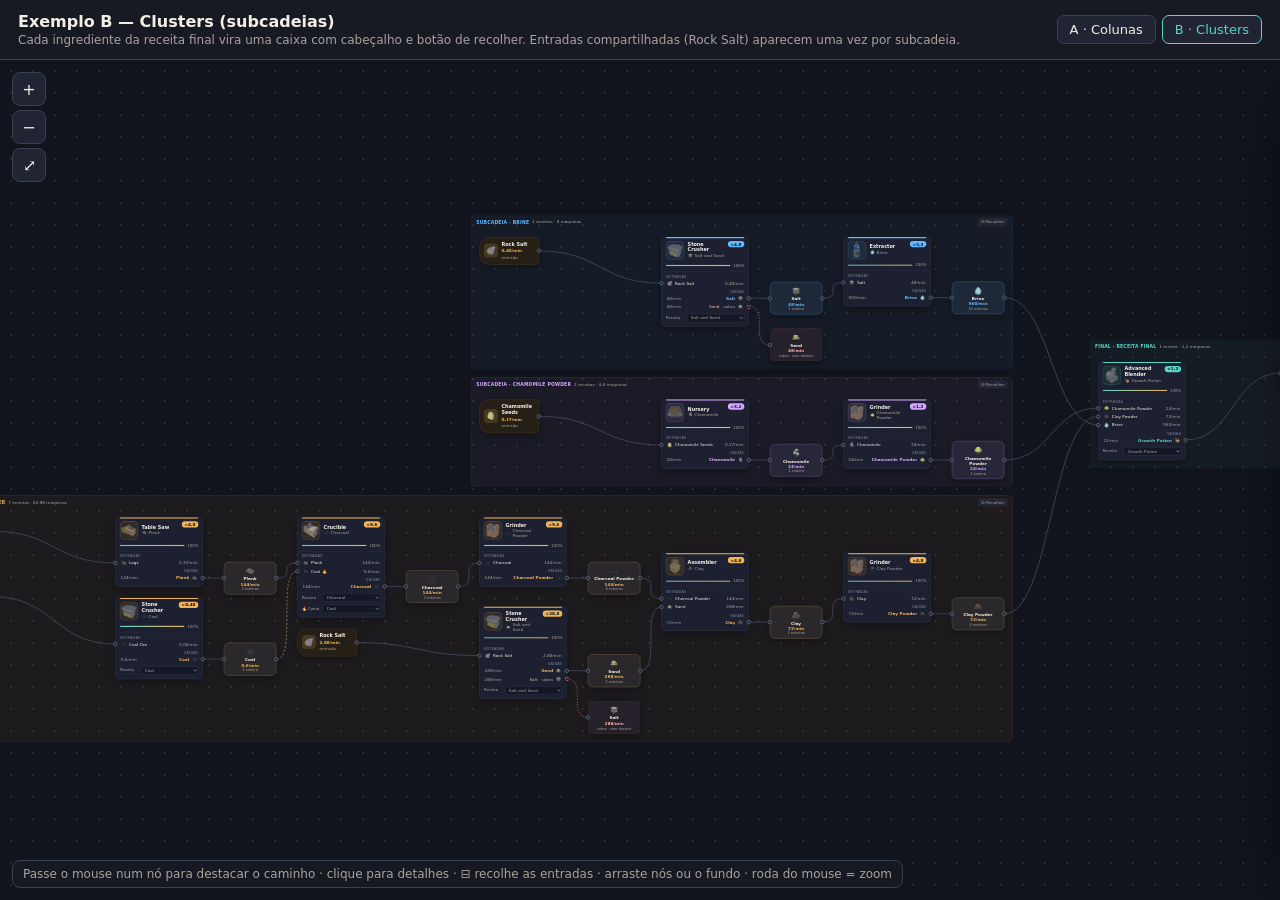
<file: mockups/clusters.html>
<!doctype html>
<html lang="pt-BR">
  <head>
    <meta charset="utf-8" />
    <meta name="viewport" content="width=device-width, initial-scale=1" />
    <title>Fluxo — exemplo B — Clusters (subcadeias)</title>
    <link rel="stylesheet" href="flow.css" />
  </head>
  <body data-layout="clusters">
    <header class="bar">
      <div>
        <h1>Exemplo B — Clusters (subcadeias)</h1>
        <p>Cada ingrediente da receita final vira uma caixa com cabeçalho e botão de recolher. Entradas compartilhadas (Rock Salt) aparecem uma vez por subcadeia.</p>
      </div>
      <nav>
        <a href="colunas.html" class="">A · Colunas</a>
        <a href="clusters.html" class="active">B · Clusters</a>
      </nav>
    </header>
    <section class="stage">
      <div class="world">
        <div class="groups"></div>
        <svg class="edges" width="1" height="1"></svg>
        <div class="nodes"></div>
      </div>
      <div class="zoom">
        <button type="button" data-zoom="in" title="Aproximar">+</button>
        <button type="button" data-zoom="out" title="Afastar">−</button>
        <button type="button" data-zoom="fit" title="Ajustar à tela">⤢</button>
      </div>
      <div class="hint">Passe o mouse num nó para destacar o caminho · clique para detalhes · ⊟ recolhe as entradas · arraste nós ou o fundo · roda do mouse = zoom</div>
      <aside class="details"></aside>
      <div class="toast"></div>
    </section>
    <script src="flow.js"></script>
  </body>
</html>
</file>
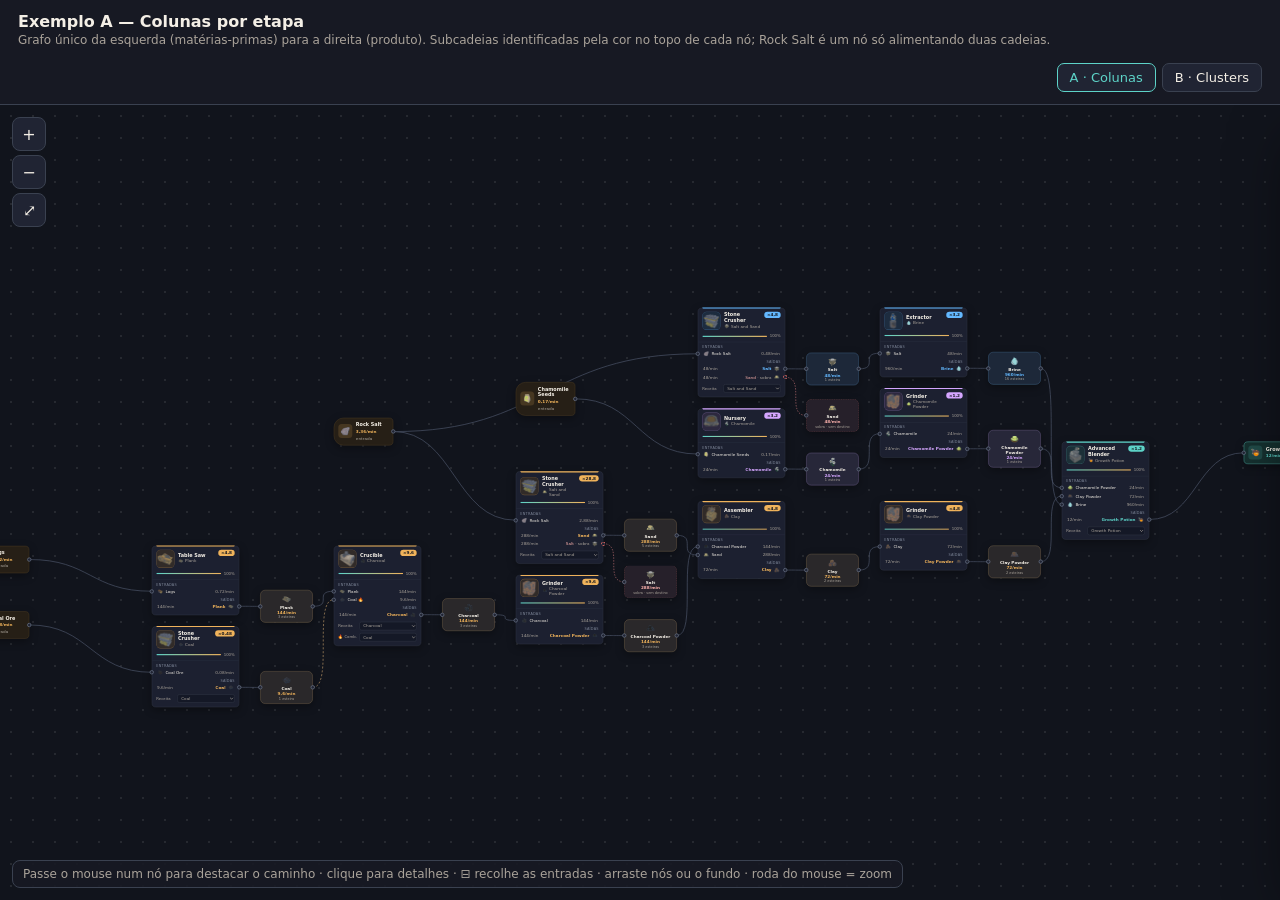
<file: mockups/colunas.html>
<!doctype html>
<html lang="pt-BR">
  <head>
    <meta charset="utf-8" />
    <meta name="viewport" content="width=device-width, initial-scale=1" />
    <title>Fluxo — exemplo A — Colunas por etapa</title>
    <link rel="stylesheet" href="flow.css" />
  </head>
  <body data-layout="columns">
    <header class="bar">
      <div>
        <h1>Exemplo A — Colunas por etapa</h1>
        <p>Grafo único da esquerda (matérias-primas) para a direita (produto). Subcadeias identificadas pela cor no topo de cada nó; Rock Salt é um nó só alimentando duas cadeias.</p>
      </div>
      <nav>
        <a href="colunas.html" class="active">A · Colunas</a>
        <a href="clusters.html" class="">B · Clusters</a>
      </nav>
    </header>
    <section class="stage">
      <div class="world">
        <div class="groups"></div>
        <svg class="edges" width="1" height="1"></svg>
        <div class="nodes"></div>
      </div>
      <div class="zoom">
        <button type="button" data-zoom="in" title="Aproximar">+</button>
        <button type="button" data-zoom="out" title="Afastar">−</button>
        <button type="button" data-zoom="fit" title="Ajustar à tela">⤢</button>
      </div>
      <div class="hint">Passe o mouse num nó para destacar o caminho · clique para detalhes · ⊟ recolhe as entradas · arraste nós ou o fundo · roda do mouse = zoom</div>
      <aside class="details"></aside>
      <div class="toast"></div>
    </section>
    <script src="flow.js"></script>
  </body>
</html>
</file>
<file: landing.css>
/* Página inicial: mesmo tema do planner (cores do logo). */
:root {
  color-scheme: dark;
  --bg: #17191d;
  --surface: #1c1f24;
  --panel: #23272e;
  --panel-2: #2b3038;
  --line: #3a404a;
  --text: #f1e7d3;
  --muted: #a9a291;
  --gold: #d4a557;
  --gold-strong: #e6bd6c;
  --teal: #2f6b79;
  --teal-deep: #1f4952;
  --font-display: "Cinzel", "Trajan Pro", "Cormorant SC", Georgia, serif;
  font-family: Inter, ui-sans-serif, system-ui, -apple-system, "Segoe UI", sans-serif;
}

* {
  box-sizing: border-box;
}

body {
  margin: 0;
  background:
    radial-gradient(ellipse at 50% -10%, rgba(212, 165, 87, 0.14), transparent 55%),
    radial-gradient(ellipse at 100% 40%, rgba(47, 107, 121, 0.16), transparent 50%),
    var(--bg);
  color: var(--text);
  line-height: 1.6;
}

a {
  color: var(--gold);
}

/* topo */
.top {
  position: sticky;
  top: 0;
  z-index: 2;
  display: flex;
  align-items: center;
  gap: 16px;
  padding: 10px 28px;
  background: rgba(28, 31, 36, 0.88);
  backdrop-filter: blur(8px);
  border-bottom: 1px solid rgba(212, 165, 87, 0.3);
}

.brand {
  display: flex;
  align-items: center;
  gap: 10px;
  color: var(--text);
  text-decoration: none;
  font-family: var(--font-display);
  font-weight: 700;
  letter-spacing: 0.06em;
}

.brand img {
  width: 34px;
  height: 34px;
}

.brand b {
  color: var(--gold);
}

.top-links {
  display: flex;
  align-items: center;
  gap: 14px;
  margin-left: auto;
}

.top-links > a:not(.button) {
  color: var(--text);
  text-decoration: none;
  font-size: 0.92rem;
}

.top-links > a:not(.button):hover {
  color: var(--gold);
}

.language-select {
  min-height: 30px;
  padding: 0 8px;
  border: 1px solid var(--line);
  border-radius: 7px;
  background: var(--panel);
  color: var(--text);
  font: inherit;
  font-size: 0.85rem;
  cursor: pointer;
}

/* botões */
.button {
  display: inline-flex;
  align-items: center;
  justify-content: center;
  min-height: 44px;
  padding: 0 22px;
  border: 1px solid var(--line);
  border-radius: 9px;
  background: var(--panel);
  color: var(--text);
  font-weight: 600;
  text-decoration: none;
  transition: transform 150ms ease, border-color 150ms ease, background 150ms ease;
}

.button:hover {
  border-color: var(--gold);
  transform: translateY(-1px);
}

.button.primary {
  border-color: var(--gold);
  background: linear-gradient(180deg, var(--gold-strong), var(--gold));
  color: #1b1d21;
  box-shadow: 0 10px 30px rgba(212, 165, 87, 0.25);
}

.button.primary:hover {
  background: linear-gradient(180deg, #f0cb7d, var(--gold-strong));
}

.button.small {
  min-height: 34px;
  padding: 0 14px;
  font-size: 0.88rem;
}

/* hero */
main {
  width: min(1120px, 100%);
  margin: 0 auto;
  padding: 0 24px;
}

.hero {
  display: grid;
  justify-items: center;
  text-align: center;
  padding: 40px 0 56px;
}

.hero-logo {
  width: min(620px, 100%);
  border-radius: 18px;
  box-shadow: 0 30px 80px rgba(0, 0, 0, 0.55);
  -webkit-mask-image: radial-gradient(ellipse 70% 75% at 50% 45%, #000 60%, transparent 100%);
  mask-image: radial-gradient(ellipse 70% 75% at 50% 45%, #000 60%, transparent 100%);
}

h1 {
  margin: 8px 0 12px;
  font-family: var(--font-display);
  font-size: clamp(1.6rem, 3.4vw, 2.5rem);
  line-height: 1.2;
  color: var(--gold-strong);
}

.lead {
  max-width: 720px;
  margin: 0 0 26px;
  font-size: 1.08rem;
  color: #e3d8c2;
}

.cta {
  display: flex;
  flex-wrap: wrap;
  justify-content: center;
  gap: 12px;
}

/* seções */
section {
  padding: 40px 0;
}

h2 {
  margin: 0 0 24px;
  text-align: center;
  font-family: var(--font-display);
  font-size: 1.5rem;
  color: var(--text);
}

h2::after {
  content: "";
  display: block;
  width: 70px;
  height: 2px;
  margin: 12px auto 0;
  background: linear-gradient(90deg, transparent, var(--gold), transparent);
}

.feature-grid {
  display: grid;
  grid-template-columns: repeat(3, minmax(0, 1fr));
  gap: 16px;
}

.feature-grid article {
  padding: 22px;
  border: 1px solid var(--line);
  border-radius: 14px;
  background: linear-gradient(160deg, rgba(43, 48, 56, 0.9), rgba(28, 31, 36, 0.9));
  transition: border-color 150ms ease, transform 150ms ease;
}

.feature-grid article:hover {
  border-color: rgba(212, 165, 87, 0.6);
  transform: translateY(-2px);
}

.feature-icon {
  display: grid;
  place-items: center;
  width: 44px;
  height: 44px;
  margin-bottom: 12px;
  border: 1px solid rgba(212, 165, 87, 0.45);
  border-radius: 12px;
  background: rgba(212, 165, 87, 0.1);
  font-size: 1.3rem;
}

.feature-grid h3 {
  margin: 0 0 6px;
  font-size: 1.02rem;
  color: var(--gold-strong);
}

.feature-grid p {
  margin: 0;
  font-size: 0.92rem;
  color: var(--muted);
}

.how-steps {
  display: grid;
  grid-template-columns: repeat(3, minmax(0, 1fr));
  gap: 16px;
  margin: 0;
  padding: 0;
  list-style: none;
}

.how-steps li {
  display: flex;
  align-items: center;
  gap: 14px;
  padding: 18px;
  border: 1px solid rgba(47, 107, 121, 0.6);
  border-radius: 14px;
  background: rgba(31, 73, 82, 0.25);
}

.how-steps b {
  display: grid;
  place-items: center;
  width: 36px;
  height: 36px;
  flex: none;
  border-radius: 50%;
  background: var(--gold);
  color: #1b1d21;
}

.shot-grid {
  display: grid;
  grid-template-columns: repeat(3, minmax(0, 1fr));
  gap: 16px;
  margin-bottom: 28px;
}

.shot-grid figure {
  margin: 0;
}

.shot-grid img {
  display: block;
  width: 100%;
  aspect-ratio: 16 / 10;
  object-fit: cover;
  object-position: center;
  border: 1px solid var(--line);
  border-radius: 12px;
  box-shadow: 0 16px 40px rgba(0, 0, 0, 0.45);
}

.shot-grid figcaption {
  margin-top: 8px;
  text-align: center;
  font-size: 0.88rem;
  color: var(--muted);
}

/* rodapé */
.footer {
  display: flex;
  align-items: center;
  justify-content: center;
  gap: 12px;
  padding: 28px 24px 40px;
  border-top: 1px solid var(--line);
  color: var(--muted);
  font-size: 0.84rem;
  text-align: center;
}

.footer img {
  width: 28px;
  height: 28px;
  opacity: 0.8;
}

.footer p {
  margin: 0;
  max-width: 720px;
}

@media (max-width: 860px) {
  .feature-grid,
  .how-steps,
  .shot-grid {
    grid-template-columns: 1fr;
  }

  .top {
    padding: 10px 16px;
  }

  .top-links > a:not(.button) {
    display: none;
  }

  .brand span {
    display: none;
  }
}
</file>
<file: styles.css>
:root {
  color-scheme: dark;
  /* Paleta tirada do logo: carvão/ardósia, dourado-bronze, azul-petróleo e creme. */
  --bg: #17191d;
  --surface-0: #14161a;
  --surface-1: #1c1f24;
  --surface-2: #20242a;
  --editor: #181b20;
  --panel: #23272e;
  --panel-2: #2b3038;
  --node: #252a31;
  --input: #15181c;
  --hover: #2c3139;
  --line: #3a404a;
  --line-soft: #2c3139;
  --text: #f1e7d3;
  --muted: #a9a291;
  --muted-2: #7f8691;
  --gold: #d4a557;
  --gold-strong: #e6bd6c;
  --bronze: #a8793a;
  --teal: #2f6b79;
  --teal-deep: #1f4952;
  --teal-light: #79adba;
  --green: var(--gold); /* destaque principal (nome mantido por compatibilidade) */
  --amber: #d9944a;
  --red: #d9705f;
  --blue: var(--teal-light);
  --violet: #a993cf;
  --copper: #b87a45;
  --sage: #9cc58a;
  --shadow: 0 20px 60px rgba(0, 0, 0, 0.4);
  --font-display: "Cinzel", "Trajan Pro", "Cormorant SC", Georgia, serif;
  font-family: Inter, ui-sans-serif, system-ui, -apple-system, BlinkMacSystemFont, "Segoe UI", sans-serif;
}

* {
  box-sizing: border-box;
}

body {
  margin: 0;
  min-height: 100vh;
  background:
    linear-gradient(rgba(217, 148, 74, 0.04) 1px, transparent 1px),
    linear-gradient(90deg, rgba(212, 165, 87, 0.035) 1px, transparent 1px),
    linear-gradient(135deg, var(--bg) 0%, var(--panel) 50%, var(--editor) 100%);
  background-size: 36px 36px, 36px 36px, auto;
  color: var(--text);
}

button,
input,
select {
  font: inherit;
}

button,
.file-button {
  border: 1px solid #4a525d;
  background: var(--panel-2);
  color: var(--text);
  border-radius: 7px;
  min-height: 38px;
  padding: 0 12px;
  cursor: pointer;
  display: inline-flex;
  align-items: center;
  justify-content: center;
  transition: border-color 150ms ease, transform 150ms ease, background 150ms ease;
}

button:hover,
.file-button:hover {
  border-color: var(--green);
  background: var(--hover);
}

button:active,
.file-button:active {
  transform: translateY(1px);
}

input,
select {
  width: 100%;
  border: 1px solid var(--line);
  border-radius: 7px;
  background: var(--input);
  color: var(--text);
  min-height: 38px;
  padding: 0 10px;
}

input[type="range"] {
  padding: 0;
  accent-color: var(--green);
}

label {
  color: var(--muted);
  font-size: 0.82rem;
}

.mark {
  width: 42px;
  height: 42px;
  border: 1px solid rgba(212, 165, 87, 0.8);
  border-radius: 8px;
  background:
    linear-gradient(135deg, rgba(217, 148, 74, 0.32), transparent 54%),
    linear-gradient(90deg, transparent 47%, rgba(212, 165, 87, 0.8) 48%, rgba(212, 165, 87, 0.8) 52%, transparent 53%),
    linear-gradient(0deg, transparent 47%, rgba(217, 148, 74, 0.82) 48%, rgba(217, 148, 74, 0.82) 52%, transparent 53%),
    var(--panel);
}

h1,
h2,
h3,
p {
  margin: 0;
}

h1 {
  font-size: 1.05rem;
}

h2 {
  font-size: 1.2rem;
}

h3 {
  font-size: 0.95rem;
  margin-bottom: 10px;
}

.field {
  display: grid;
  gap: 7px;
  margin-bottom: 13px;
}

.range-readout {
  color: var(--green);
  font-weight: 700;
  font-size: 0.86rem;
}

.toggles {
  display: grid;
  gap: 8px;
  margin: 16px 0;
}

.toggles label {
  display: flex;
  align-items: center;
  gap: 8px;
}

.toggles input {
  width: auto;
  min-height: auto;
  accent-color: var(--green);
}

.toolbar {
  display: grid;
  grid-template-columns: 1fr 1fr;
  gap: 8px;
}

.metrics {
  display: flex;
  gap: 9px;
}

.metrics div {
  min-width: 86px;
  border: 1px solid var(--line);
  border-radius: 7px;
  padding: 9px 10px;
  background: var(--input);
}

.metrics strong,
.metrics span {
  display: block;
}

.metrics strong {
  font-size: 1.2rem;
}

.metrics span {
  color: var(--muted);
  font-size: 0.76rem;
}

.canvas-controls {
  position: absolute;
  right: 12px;
  bottom: 12px;
  display: grid;
  grid-template-columns: 38px 104px;
  align-items: end;
  gap: 8px;
  pointer-events: none;
  z-index: 2;
}

.zoom-controls,
.pan-controls {
  display: grid;
  gap: 3px;
  padding: 4px;
  border: 1px solid rgba(70, 78, 90, 0.8);
  border-radius: 8px;
  background: rgba(28, 31, 36, 0.92);
  box-shadow: 0 12px 34px rgba(0, 0, 0, 0.32);
  pointer-events: auto;
}

.pan-controls {
  grid-template-columns: repeat(3, 30px);
  grid-template-rows: repeat(3, 30px);
}

.pan-controls button[data-canvas-action="pan-up"] {
  grid-column: 2;
  grid-row: 1;
}

.pan-controls button[data-canvas-action="pan-left"] {
  grid-column: 1;
  grid-row: 2;
}

.pan-controls button[data-canvas-action="reset-view"] {
  grid-column: 2;
  grid-row: 2;
}

.pan-controls button[data-canvas-action="pan-right"] {
  grid-column: 3;
  grid-row: 2;
}

.pan-controls button[data-canvas-action="pan-down"] {
  grid-column: 2;
  grid-row: 3;
}

.canvas-controls button {
  width: 30px;
  height: 30px;
  min-height: 30px;
  padding: 0;
  border-radius: 6px;
  background: var(--panel-2);
  font-weight: 800;
  line-height: 1;
}

.canvas-controls button:hover {
  background: var(--hover);
}

.tab-panel.active {
  display: block;
}

.table-wrap {
  overflow: auto;
  border: 1px solid var(--line);
  border-radius: 8px;
}

table {
  width: 100%;
  border-collapse: collapse;
  min-width: 760px;
}

th,
td {
  padding: 10px 11px;
  border-bottom: 1px solid var(--line);
  text-align: left;
  font-size: 0.88rem;
  vertical-align: middle;
}

th {
  color: var(--muted);
  background: var(--input);
  position: sticky;
  top: 0;
}

tr:last-child td {
  border-bottom: 0;
}

.loadbar {
  width: 100%;
  height: 8px;
  border-radius: 99px;
  background: var(--panel-2);
  overflow: hidden;
  margin-top: 5px;
}

.loadbar span {
  display: block;
  height: 100%;
  background: linear-gradient(90deg, var(--green), var(--amber), var(--copper));
}

.resource-grid {
  display: grid;
  grid-template-columns: 1fr 1fr;
  gap: 14px;
}

.stack-list,
.recipe-list,
.catalog-list {
  display: grid;
  gap: 8px;
}

.pill-row,
.recipe-card,
.catalog-card {
  border: 1px solid var(--line);
  border-radius: 8px;
  background: var(--input);
  padding: 10px;
}

.pill-row {
  display: flex;
  justify-content: space-between;
  gap: 12px;
  align-items: center;
}

.pill-row strong {
  font-size: 0.95rem;
}

.entity-label {
  display: inline-flex;
  align-items: center;
  gap: 8px;
  min-width: 0;
  color: inherit;
}

.entity-label span:last-child {
  min-width: 0;
}

.entity-icon,
.entity-fallback {
  width: 28px;
  height: 28px;
  flex: 0 0 28px;
  border-radius: 6px;
}

.entity-icon {
  object-fit: contain;
  background: rgba(255, 255, 255, 0.08);
  border: 1px solid rgba(255, 255, 255, 0.08);
}

.entity-fallback {
  display: inline-flex;
  align-items: center;
  justify-content: center;
  background: var(--hover);
  border: 1px solid var(--line);
  color: var(--green);
  font-weight: 800;
  font-size: 0.82rem;
}

.catalog-icon {
  width: 40px;
  height: 40px;
  flex-basis: 40px;
}

.io-chip {
  display: inline-flex;
  align-items: center;
  gap: 5px;
  margin-right: 9px;
  white-space: nowrap;
}

.io-chip .entity-icon,
.io-chip .entity-fallback {
  width: 20px;
  height: 20px;
  flex-basis: 20px;
  border-radius: 4px;
}

.pill-row span,
.recipe-card span,
.catalog-card span {
  color: var(--muted);
  font-size: 0.82rem;
}

.recipe-form,
.catalog-form {
  display: grid;
  grid-template-columns: 1.2fr 1fr 0.6fr;
  gap: 8px;
  margin-bottom: 12px;
}

.catalog-form {
  grid-template-columns: 1.1fr 0.8fr 1.2fr auto;
}

.recipe-form input:nth-child(4),
.recipe-form input:nth-child(5),
.recipe-form input:nth-child(6) {
  grid-column: span 3;
}

.recipe-form button {
  grid-column: span 3;
}

.recipe-card,
.catalog-card {
  display: grid;
  grid-template-columns: 1fr;
  gap: 8px;
  align-items: center;
}

.catalog-card {
  grid-template-columns: 40px 1fr;
}

.recipe-card strong {
  display: flex;
  align-items: center;
  gap: 6px;
  margin-bottom: 4px;
}

.recipe-card strong .entity-label {
  gap: 0;
}

.recipe-card strong .entity-label span:last-child {
  display: none;
}

.recipe-card button,
.catalog-card button {
  min-height: 32px;
}

.empty {
  color: var(--muted);
  padding: 10px;
  border: 1px dashed #4a525d;
  border-radius: 8px;
}

/* ---------- exportar / importar código da fábrica ---------- */

.plan-code-dialog {
  width: min(560px, calc(100% - 32px));
  padding: 16px;
  color: var(--text);
}

.plan-code-dialog::backdrop {
  background: rgba(8, 9, 11, 0.6);
}

.plan-code-form {
  display: grid;
  gap: 10px;
}

.plan-code-form header {
  display: flex;
  align-items: center;
  justify-content: space-between;
}

.plan-code-form header button {
  min-height: 30px;
  padding: 0 10px;
}

.plan-code-hint {
  color: var(--muted);
  font-size: 0.86rem;
}

.plan-code-form textarea {
  width: 100%;
  resize: vertical;
  border: 1px solid var(--line);
  border-radius: 7px;
  background: var(--input);
  color: var(--text);
  padding: 8px 10px;
  font: 0.8rem ui-monospace, SFMono-Regular, Menlo, monospace;
  word-break: break-all;
}

.plan-code-error {
  min-height: 1em;
  color: var(--red);
  font-size: 0.84rem;
}

.plan-code-actions {
  display: flex;
  justify-content: flex-end;
  gap: 8px;
}

.plan-code-actions button[hidden] {
  display: none;
}

/* ---------- legenda: ordem de montagem dos blocos (nível 2) ---------- */

.legend-list {
  list-style: none;
  margin: 4px 0 0;
  padding: 0;
  display: grid;
  gap: 3px;
}

.legend-list li {
  padding: 6px 8px;
  border: 1px solid transparent;
  border-left: 3px solid var(--lane);
  border-radius: 7px;
  background: rgba(255, 255, 255, 0.02);
}

.legend-list li:hover {
  border-color: color-mix(in srgb, var(--lane) 45%, transparent);
  border-left-color: var(--lane);
  background: color-mix(in srgb, var(--lane) 8%, transparent);
}

.legend-row {
  display: flex;
  align-items: flex-start;
  gap: 8px;
}

.legend-actions {
  display: flex;
  gap: 4px;
  margin: 6px 0 0 28px;
}

.legend-actions button {
  min-height: 24px;
  padding: 0 8px;
  font-size: 0.72rem;
  border-color: color-mix(in srgb, var(--lane) 45%, var(--line));
  background: transparent;
}

.legend-actions button:hover {
  border-color: var(--lane);
  background: color-mix(in srgb, var(--lane) 14%, transparent);
}

.legend-list b {
  flex: none;
  width: 20px;
  height: 20px;
  display: grid;
  place-items: center;
  border-radius: 50%;
  background: var(--lane);
  color: var(--editor);
  font-size: 0.72rem;
}

.legend-text {
  display: grid;
  gap: 1px;
  min-width: 0;
}

.legend-text strong {
  font-size: 0.8rem;
  color: var(--text);
}

.legend-text em {
  font-style: normal;
  font-size: 0.72rem;
  color: var(--muted);
}


/* ---------- workbench: o diagrama ocupa a área central ---------- */
body {
  overflow: hidden;
  background: var(--bg);
}

.workbench {
  position: fixed;
  inset: 0;
  display: grid;
  grid-template-columns: 48px 280px minmax(0, 1fr);
  grid-template-rows: 38px minmax(0, 1fr) 24px;
  grid-template-areas:
    "title title title"
    "activity sidebar editor"
    "status status status";
}

.workbench.sidebar-hidden {
  grid-template-columns: 48px 0 minmax(0, 1fr);
}

.workbench.sidebar-hidden .sidebar {
  display: none;
}

/* barra de título */
.titlebar {
  grid-area: title;
  display: grid;
  grid-template-columns: 1fr auto 1fr;
  align-items: center;
  gap: 12px;
  padding: 0 10px;
  background: var(--surface-1);
  border-bottom: 1px solid var(--line-soft);
}

.titlebar-brand {
  display: flex;
  align-items: center;
  gap: 8px;
  font-size: 0.8rem;
  color: var(--muted);
}

.titlebar-brand .mark {
  width: 22px;
  height: 22px;
  border-radius: 5px;
}

.titlebar-center {
  display: flex;
  justify-content: center;
}

.plan-name {
  width: min(420px, 40vw);
  min-height: 26px;
  padding: 0 10px;
  border: 1px solid var(--line);
  border-radius: 6px;
  background: var(--node);
  color: var(--text);
  font: inherit;
  font-size: 0.82rem;
  font-weight: 600;
  text-align: center;
}

.plan-name::placeholder {
  color: var(--text);
  opacity: 0.8;
}

.plan-name:hover {
  border-color: #555d69;
}

.plan-name:focus {
  outline: none;
  border-color: var(--green);
  background: var(--input);
}

.plan-name:focus::placeholder {
  color: var(--muted);
}

.titlebar-actions {
  display: flex;
  justify-content: flex-end;
  gap: 6px;
}

.title-button {
  min-height: 26px;
  padding: 0 10px;
  font-size: 0.8rem;
  background: transparent;
}

.hud-code {
  border-color: color-mix(in srgb, var(--green) 55%, transparent);
  color: var(--green);
}

.hud-code:hover {
  background: rgba(212, 165, 87, 0.12);
}

/* barra de atividades */
.activitybar {
  grid-area: activity;
  display: flex;
  flex-direction: column;
  align-items: center;
  padding: 4px 0;
  background: var(--surface-0);
  border-right: 1px solid var(--line-soft);
}

.activity {
  display: flex;
  align-items: center;
  justify-content: center;
  width: 48px;
  min-height: 46px;
  padding: 0;
  color: inherit;
  text-decoration: none;
  border: 0;
  border-left: 2px solid transparent;
  border-radius: 0;
  background: transparent;
  font-size: 1.25rem;
  opacity: 0.55;
}

.activity:hover {
  background: transparent;
  opacity: 0.9;
}

.activity.active {
  border-left-color: var(--green);
  opacity: 1;
}

.activity-spacer {
  flex: 1;
}

/* barra lateral */
.sidebar {
  grid-area: sidebar;
  min-width: 0;
  overflow-y: auto;
  background: var(--surface-2);
  border-right: 1px solid var(--line-soft);
}

.sidebar-view[hidden] {
  display: none;
}

.sidebar-title {
  position: sticky;
  top: 0;
  z-index: 1;
  padding: 10px 14px 8px;
  background: var(--surface-2);
  font-size: 0.72rem;
  font-weight: 700;
  letter-spacing: 0.06em;
  text-transform: uppercase;
  color: var(--muted);
}

.sidebar-body {
  padding: 4px 14px 14px;
}

.sidebar-empty {
  padding: 4px 14px;
  font-size: 0.82rem;
  color: var(--muted);
}

.sidebar-empty[hidden] {
  display: none;
}

.sidebar .legend-list {
  padding: 0 8px 12px;
}

/* editor: abas + diagrama + painel de baixo */
.editor {
  grid-area: editor;
  min-width: 0;
  min-height: 0;
  display: grid;
  grid-template-rows: 36px minmax(0, 1fr) auto;
  background: var(--editor);
}

.editor-tabs {
  display: flex;
  align-items: stretch;
  justify-content: space-between;
  background: var(--surface-1);
  border-bottom: 1px solid var(--line-soft);
}

.editor-tabs .flow-levels {
  display: flex;
  gap: 0;
  padding: 0;
  border: 0;
  border-radius: 0;
  background: transparent;
  box-shadow: none;
}

.editor-tabs .flow-levels button {
  min-height: 0;
  height: 100%;
  padding: 0 16px;
  border: 0;
  border-right: 1px solid var(--line-soft);
  border-top: 2px solid transparent;
  border-radius: 0;
  background: var(--surface-1);
  color: var(--muted);
  font-size: 0.82rem;
}

.editor-tabs .flow-levels button:hover {
  background: var(--hover);
  color: var(--text);
}

.editor-tabs .flow-levels button.active {
  border-top-color: var(--green);
  background: var(--editor);
  color: var(--text);
}

/* abas de linha (bloco): várias abertas, cada uma com ✕ */
.detail-tabs {
  display: flex;
  min-width: 0;
  overflow-x: auto;
  scrollbar-width: thin;
}

.detail-tab {
  display: flex;
  align-items: stretch;
  flex: none;
  max-width: 240px;
  border-right: 1px solid var(--line-soft);
  border-top: 2px solid transparent;
  background: var(--surface-1);
}

.detail-tab.active {
  border-top-color: var(--green);
  background: var(--editor);
}

.editor-tabs .flow-levels .detail-tab button {
  border: 0;
  background: transparent;
}

.editor-tabs .flow-levels .detail-tab button:first-child {
  min-width: 0;
  overflow: hidden;
  text-overflow: ellipsis;
  white-space: nowrap;
  padding-right: 6px;
}

.detail-tab.active button:first-child {
  color: var(--text);
}

.editor-tabs .flow-levels .detail-close {
  padding: 0 8px;
  font-size: 0.72rem;
  opacity: 0.6;
}

.editor-tabs .flow-levels .detail-close:hover {
  opacity: 1;
  color: var(--red);
}

.editor-tabs .flow-levels {
  min-width: 0;
}

.editor-tabs .flow-levels [hidden] {
  display: none;
}

.editor-actions {
  display: flex;
  align-items: center;
  padding: 0 8px;
}

.editor-actions .flow-layouts {
  height: 26px;
  border: 1px solid var(--line);
  border-radius: 6px;
  overflow: hidden;
}

.editor-actions .flow-layouts button {
  border-right: 0;
  border-top: 0;
  padding: 0 10px;
  font-size: 0.76rem;
}

.editor-actions .flow-layouts button.active {
  background: rgba(212, 165, 87, 0.12);
  color: var(--green);
}

.editor-body {
  position: relative;
  min-height: 0;
  overflow: hidden;
}

/* painel de baixo */
.panel {
  border-top: 1px solid var(--line-soft);
  background: var(--surface-1);
}

.panel-tabs {
  display: flex;
  align-items: stretch;
  gap: 0;
  height: 30px;
  padding: 0 8px;
}

.panel-tabs .tab {
  min-height: 0;
  padding: 0 12px;
  border: 0;
  border-bottom: 1px solid transparent;
  border-radius: 0;
  background: transparent;
  color: var(--muted);
  font-size: 0.72rem;
  font-weight: 700;
  letter-spacing: 0.05em;
  text-transform: uppercase;
}

.panel-tabs .tab:hover {
  background: transparent;
  color: var(--text);
}

.panel-tabs .tab.active {
  border-bottom-color: var(--green);
  color: var(--text);
}

.panel-close {
  margin-left: auto;
  min-height: 0;
  border: 0;
  background: transparent;
  color: var(--muted);
}

.panel-close[hidden] {
  display: none;
}

.panel-body {
  height: min(34vh, 320px);
  overflow: auto;
  padding: 10px 12px;
}

.panel-body[hidden] {
  display: none;
}

.tab-panel {
  display: none;
}

.tab-panel.active {
  display: block;
}

.tab-panel .resource-grid {
  margin-bottom: 12px;
}

/* barra de status */
.statusbar {
  grid-area: status;
  display: flex;
  align-items: center;
  gap: 2px;
  padding: 0 8px;
  background: var(--teal-deep);
  color: var(--text);
  font-size: 0.74rem;
  white-space: nowrap;
  overflow: hidden;
}

.status-item {
  padding: 0 8px;
}

.status-item strong {
  font-weight: 700;
}

.status-accent {
  font-weight: 600;
}

.status-spacer {
  flex: 1;
}

@media (max-width: 760px) {
  .workbench,
  .workbench.sidebar-hidden {
    grid-template-columns: 44px 0 minmax(0, 1fr);
  }

  .workbench .sidebar {
    display: none;
  }

  .titlebar-brand span {
    display: none;
  }

  .canvas-controls {
    display: none;
  }
}

/* ---------- fábricas salvas (barra lateral) ---------- */
.saved-actions {
  display: flex;
  gap: 6px;
  padding: 0 14px 8px;
}

.saved-actions button {
  flex: 1;
  min-height: 30px;
  font-size: 0.8rem;
}

.saved-actions [data-saved-save] {
  border-color: color-mix(in srgb, var(--green) 55%, transparent);
  color: var(--green);
}

.saved-list {
  list-style: none;
  margin: 0;
  padding: 0 8px 12px;
  display: grid;
  gap: 3px;
}

.saved-list li {
  display: flex;
  align-items: stretch;
  border: 1px solid transparent;
  border-left: 3px solid transparent;
  border-radius: 7px;
  background: rgba(255, 255, 255, 0.02);
}

.saved-list li:hover {
  border-color: var(--line);
}

.saved-list li.current {
  border-left-color: var(--green);
  background: rgba(212, 165, 87, 0.08);
}

.saved-open {
  flex: 1;
  min-width: 0;
  min-height: 0;
  display: grid;
  justify-items: start;
  gap: 1px;
  padding: 6px 8px;
  border: 0;
  background: transparent;
  text-align: left;
}

.saved-open:hover {
  background: transparent;
}

.saved-open strong {
  font-size: 0.82rem;
}

.saved-open em {
  max-width: 100%;
  overflow: hidden;
  text-overflow: ellipsis;
  white-space: nowrap;
  font-style: normal;
  font-size: 0.72rem;
  color: var(--muted);
}

.saved-dirty {
  font-size: 0.68rem;
  font-weight: 600;
  color: var(--amber);
}

.saved-delete {
  min-height: 0;
  padding: 0 8px;
  border: 0;
  background: transparent;
  opacity: 0.5;
}

.saved-delete:hover {
  background: transparent;
  opacity: 1;
}

/* ---------- acabamento do tema (logo: carvão, dourado-bronze, petróleo, creme) ---------- */
body,
.workbench {
  background: var(--bg);
  color: var(--text);
}

.titlebar {
  position: relative;
  background: linear-gradient(180deg, #202329, var(--surface-1));
}

.titlebar::after {
  /* fio dourado sob a barra de título */
  content: "";
  position: absolute;
  left: 0;
  right: 0;
  bottom: -1px;
  height: 1px;
  background: linear-gradient(90deg, transparent, color-mix(in srgb, var(--gold) 55%, transparent) 30%, color-mix(in srgb, var(--gold) 55%, transparent) 70%, transparent);
}

.brand-emblem {
  width: 26px;
  height: 26px;
  filter: drop-shadow(0 0 4px rgba(212, 165, 87, 0.25));
}

.brand-name {
  font-family: var(--font-display);
  font-size: 0.82rem;
  font-weight: 700;
  letter-spacing: 0.06em;
  color: var(--text);
}

.brand-name b {
  color: var(--gold);
  font-weight: 700;
}

.sidebar-title,
.panel-tabs .tab,
.group-head strong {
  font-family: var(--font-display);
  letter-spacing: 0.08em;
}

.sidebar-title {
  color: var(--gold);
}

.activity.active {
  border-left-color: var(--gold);
  background: linear-gradient(90deg, rgba(212, 165, 87, 0.1), transparent);
}

.editor-tabs .flow-levels button.active,
.detail-tab.active {
  border-top-color: var(--gold);
}

.statusbar {
  background: linear-gradient(90deg, var(--teal-deep), #24525c);
  border-top: 1px solid color-mix(in srgb, var(--gold) 30%, transparent);
}

button {
  border-color: var(--line);
  background: var(--panel-2);
}

button:hover {
  border-color: var(--gold);
  background: var(--hover);
}

input[type="range"],
.toggles input {
  accent-color: var(--gold);
}

.range-readout {
  color: var(--gold);
}

.plan-name:focus {
  border-color: var(--gold);
}

::selection {
  background: rgba(212, 165, 87, 0.35);
}

* {
  scrollbar-color: #3a404a transparent;
}

/* nome da linha na Ordem de montagem: clicável, mas com cara de texto (não de botão) */
.legend-list .legend-text {
  flex: 1;
  min-width: 0;
  min-height: 0;
  display: grid;
  justify-items: start;
  padding: 0;
  border: 0;
  background: transparent;
  text-align: left;
  cursor: pointer;
}

.legend-list .legend-text:hover {
  background: transparent;
}

.legend-list .legend-text:hover strong {
  color: var(--gold);
}

.legend-open {
  color: var(--gold);
  font-size: 0.7em;
}

.legend-list li.current {
  background: color-mix(in srgb, var(--lane) 10%, transparent);
}

/* botões que são "linhas de lista": conteúdo alinhado à esquerda */
.legend-list .legend-text,
.saved-open {
  justify-content: start;
  align-content: start;
}

/* seletor de idioma na barra de título */
.language-select {
  width: auto;
  min-height: 26px;
  padding: 0 6px;
  border: 1px solid var(--line);
  border-radius: 6px;
  background: var(--panel);
  color: var(--text);
  font-size: 0.78rem;
  cursor: pointer;
}

.language-select:hover,
.language-select:focus {
  border-color: var(--gold);
  outline: none;
}

.titlebar-brand {
  text-decoration: none;
}
</file>
<file: flow.css>
/* Fluxo de produção (HTML + SVG). Tokens de cor vêm de styles.css. */

.flow-stage {
  position: absolute;
  inset: 0;
  overflow: hidden;
  cursor: grab;
  touch-action: none;
  background-color: var(--editor);
  background-image: radial-gradient(rgba(212, 165, 87, 0.11) 1px, transparent 1.2px);
  background-size: 22px 22px;
}
.flow-stage.panning { cursor: grabbing; }

.flow-world {
  position: absolute;
  left: 0;
  top: 0;
  transform-origin: 0 0;
}

.flow-edges {
  position: absolute;
  left: 0;
  top: 0;
  overflow: visible;
  pointer-events: none;
}

.flow-empty {
  position: absolute;
  left: 28px;
  top: 28px;
  width: 360px;
  color: var(--muted);
}

.flow-stage .dim { opacity: 0.22; }

/* ---------- subcadeias ---------- */
.flow-group {
  position: absolute;
  border: 1.5px dashed color-mix(in srgb, var(--lane) 55%, transparent);
  background: color-mix(in srgb, var(--lane) 5%, transparent);
  border-radius: 16px;
  transition: opacity 160ms;
}
.group-head {
  position: absolute;
  left: 14px;
  top: 10px;
  right: 14px;
  display: flex;
  align-items: center;
  gap: 8px;
  font-size: 12px;
  color: var(--muted);
  white-space: nowrap;
}
.group-head strong { color: var(--lane); font-size: 13px; text-transform: uppercase; letter-spacing: 0.04em; }

/* ---------- arestas ---------- */
.edge {
  fill: none;
  stroke: #4d5560;
  stroke-width: 2;
  transition: opacity 160ms, stroke 160ms;
}
.edge.fuel { stroke-dasharray: 6 5; stroke: color-mix(in srgb, var(--amber) 60%, #4d5560); }
.edge.waste { stroke: color-mix(in srgb, var(--red) 55%, #4d5560); stroke-dasharray: 4 4; }
.edge.hot {
  stroke: var(--lane, var(--green));
  stroke-width: 2.6;
  stroke-dasharray: 8 6;
  animation: flow-dash 0.8s linear infinite;
}
@keyframes flow-dash { to { stroke-dashoffset: -14; } }

/* ---------- botões e selects dentro do fluxo (anulam o estilo global) ---------- */
.flow-stage button {
  min-height: 0;
  border: 1px solid var(--line);
  background: var(--panel-2);
  border-radius: 6px;
  padding: 2px 8px;
  font-size: 12px;
  transform: none;
}
.flow-stage button:hover { border-color: var(--lane, var(--green)); }
.group-head button { margin-left: auto; }

.flow-stage select {
  width: auto;
  min-height: 0;
  flex: 1;
  min-width: 0;
  background: var(--input);
  border: 1px solid var(--line);
  border-radius: 6px;
  padding: 3px 6px;
  font-size: 12px;
  cursor: pointer;
}
.flow-stage select:hover { border-color: var(--lane, var(--green)); }

/* ---------- nós ---------- */
.flow-node {
  position: absolute;
  width: 250px;
  background: var(--node);
  border: 1.5px solid var(--line);
  border-radius: 12px;
  padding: 10px 12px 12px;
  box-shadow: 0 8px 24px rgba(0, 0, 0, 0.35);
  cursor: pointer;
  user-select: none;
  transition: opacity 160ms, border-color 160ms, box-shadow 160ms;
}
.flow-node.process::before {
  content: "";
  position: absolute;
  left: 12px;
  right: 12px;
  top: -1.5px;
  height: 3px;
  border-radius: 0 0 3px 3px;
  background: var(--lane);
}
.flow-node:hover { border-color: color-mix(in srgb, var(--lane) 70%, var(--line)); }
.flow-node.selected {
  border-color: var(--lane);
  box-shadow: 0 0 0 4px color-mix(in srgb, var(--lane) 22%, transparent), 0 8px 24px rgba(0, 0, 0, 0.35);
}
.flow-node.fresh { animation: flow-fresh 0.65s ease-in-out 4; }
@keyframes flow-fresh {
  50% { box-shadow: 0 0 0 6px color-mix(in srgb, var(--lane) 45%, transparent), 0 8px 24px rgba(0, 0, 0, 0.35); }
}

.flow-node.raw {
  width: 170px;
  border-radius: 28px 12px 12px 28px;
  background: #2a2219;
  border-color: #6b5330;
}
.flow-node.output {
  width: 190px;
  border-radius: 12px 28px 28px 12px;
  background: #1d3a41;
  border-color: var(--green);
}

.flow-node.item {
  width: 150px;
  padding: 10px 10px 9px;
  border-radius: 14px;
  text-align: center;
  display: grid;
  justify-items: center;
  gap: 1px;
  background: color-mix(in srgb, var(--lane) 9%, var(--panel));
  border-color: color-mix(in srgb, var(--lane) 45%, var(--line));
}
.flow-node.item .item-icon { width: 30px; height: 30px; }
.flow-node.item strong { font-size: 12px; line-height: 1.2; }
.flow-node.item .rate { font-size: 12px; font-weight: 700; color: var(--lane); }
.flow-node.item .item-meta { font-size: 10px; color: var(--muted); }
.flow-node.waste {
  border-style: dashed;
  border-color: color-mix(in srgb, var(--red) 60%, var(--line));
  background: color-mix(in srgb, var(--red) 7%, var(--panel));
}
.flow-node.waste .rate { color: #f0b2a3; }

.port {
  position: absolute;
  top: 50%;
  width: 12px;
  height: 12px;
  margin-top: -6px;
  border-radius: 50%;
  background: var(--panel-2);
  border: 2px solid #6b7380;
}
.port.in { left: -7px; }
.port.out { right: -7px; }

.node-head { display: flex; align-items: center; gap: 10px; }
.node-icon {
  flex: none;
  width: 40px;
  height: 40px;
  border-radius: 10px;
  display: grid;
  place-items: center;
  background: color-mix(in srgb, var(--lane) 16%, transparent);
}
.node-icon img { width: 32px; height: 32px; }
.node-icon.machine {
  width: 52px;
  height: 52px;
  border-radius: 12px;
  background: color-mix(in srgb, var(--lane) 14%, var(--input));
  border: 1px solid color-mix(in srgb, var(--lane) 35%, transparent);
}
.node-icon.machine img { width: 44px; height: 44px; }
.node-title { min-width: 0; }
.node-title strong { display: block; font-size: 14px; line-height: 1.2; }
.node-title span { font-size: 12px; color: var(--muted); }
.node-title .rate { color: var(--lane); font-weight: 600; }
.node-product { display: inline-flex; align-items: center; gap: 4px; }
.node-product img { width: 16px; height: 16px; }
.count-badge {
  margin-left: auto;
  align-self: flex-start;
  padding: 2px 8px;
  border-radius: 999px;
  font-size: 12px;
  font-weight: 700;
  color: var(--editor);
  background: var(--lane);
  font-variant-numeric: tabular-nums;
  white-space: nowrap;
}

.load-line {
  display: flex;
  align-items: center;
  gap: 8px;
  margin-top: 10px;
  font-size: 11px;
  color: var(--muted);
}
.load-line .load {
  flex: 1;
  height: 4px;
  border-radius: 4px;
  background: var(--line-soft);
  overflow: hidden;
}
.load-line .load span { display: block; height: 100%; background: linear-gradient(90deg, var(--green), var(--amber)); }

.node-row {
  display: flex;
  align-items: center;
  gap: 6px;
  margin-top: 8px;
  font-size: 11px;
  color: var(--muted);
}
.node-row label { width: 76px; flex: none; white-space: nowrap; }

/* entradas e saídas por item */
.io {
  margin: 10px -12px 0;
  border-top: 1px solid var(--line-soft);
  padding-top: 6px;
}
.io-title {
  padding: 2px 12px;
  font-size: 10px;
  text-transform: uppercase;
  letter-spacing: 0.06em;
  color: var(--muted-2);
}
.io-title.out { text-align: right; margin-top: 4px; }
.io-row {
  position: relative;
  display: flex;
  align-items: center;
  gap: 6px;
  padding: 3px 14px;
  font-size: 12px;
}
.io-row.out { flex-direction: row-reverse; }
.io-row img { width: 18px; height: 18px; flex: none; }
.io-name { min-width: 0; overflow: hidden; text-overflow: ellipsis; white-space: nowrap; }
.io-rate { margin-left: auto; color: var(--muted); font-variant-numeric: tabular-nums; white-space: nowrap; }
.io-row.out .io-rate { margin-left: 0; margin-right: auto; }
.io-row.out .io-name { color: var(--lane); font-weight: 600; }
.io-row.fuel .io-name::after { content: " 🔥"; }
.io-row.waste .io-name { color: #f0b2a3; font-weight: 400; }
.io-row.waste .io-name::after { content: " · sobra"; color: var(--muted); }
.io-row.waste .port { border-color: var(--red); border-style: dashed; }
.io-row.hidden-src { opacity: 0.55; }
.io-row.hidden-src .port { border-style: dashed; }
.io-row:hover { background: rgba(255, 255, 255, 0.03); }

.chip {
  display: inline-flex;
  align-items: center;
  gap: 4px;
  margin-top: 8px;
  padding: 3px 8px;
  border-radius: 999px;
  font-size: 11px;
  border: 1px solid var(--line);
  color: var(--muted);
}
.chip.collapsed {
  border-color: var(--lane);
  color: var(--text);
  background: color-mix(in srgb, var(--lane) 12%, transparent);
  cursor: pointer;
}
.chip img { width: 14px; height: 14px; }

/* barra de ações ao passar o mouse (estilo n8n) */
.node-toolbar {
  position: absolute;
  right: 8px;
  top: -34px;
  display: none;
  gap: 4px;
  padding: 3px;
  border-radius: 8px;
  background: var(--panel-2);
  border: 1px solid var(--line);
}
.flow-node:hover .node-toolbar,
.flow-node.selected .node-toolbar { display: flex; }
.node-toolbar::after {
  /* ponte invisível para a barra não sumir no caminho do mouse */
  content: "";
  position: absolute;
  left: 0;
  right: 0;
  bottom: -10px;
  height: 10px;
}
.flow-stage .node-toolbar button { border: 0; background: transparent; padding: 3px 8px; }
.flow-stage .node-toolbar button:hover { background: var(--hover); }

/* ---------- painel de detalhes ---------- */
.flow-details {
  position: absolute;
  top: 12px;
  right: 12px;
  bottom: 12px;
  z-index: 4;
  width: min(320px, calc(100% - 24px));
  background: var(--panel);
  border: 1px solid var(--line);
  border-radius: 14px;
  box-shadow: 0 20px 60px rgba(0, 0, 0, 0.5);
  padding: 16px;
  overflow-y: auto;
  cursor: default;
  transform: translateX(calc(100% + 24px));
  transition: transform 200ms ease;
}
.flow-details.open { transform: none; }
.flow-details header { display: flex; align-items: center; gap: 12px; }
.flow-details header img { width: 44px; height: 44px; }
.flow-details h2 { margin: 0; font-size: 18px; }
.flow-details header p { margin: 2px 0 0; color: var(--muted); font-size: 12px; }
.flow-details .close { margin-left: auto; align-self: flex-start; }
.flow-details h3 {
  margin: 18px 0 8px;
  font-size: 11px;
  text-transform: uppercase;
  letter-spacing: 0.06em;
  color: var(--muted);
}
.flow-details .node-row label { display: none; }
.flow-details select { padding: 7px 8px; font-size: 13px; }
.stat-grid { display: grid; grid-template-columns: 1fr 1fr; gap: 8px; }
.stat { background: var(--panel-2); border-radius: 8px; padding: 8px 10px; }
.stat strong { display: block; font-size: 17px; }
.stat span { font-size: 11px; color: var(--muted); }
.io-list { display: grid; gap: 6px; }
.io-list div {
  display: flex;
  align-items: center;
  gap: 8px;
  padding: 6px 8px;
  border-radius: 8px;
  background: var(--panel-2);
  font-size: 13px;
}
.io-list img { width: 22px; height: 22px; }
.io-list span { margin-left: auto; color: var(--muted); font-size: 12px; }
.flow-details .note { font-size: 12px; color: var(--muted); margin: 0; }

/* ---------- aviso de mudança ---------- */
.flow-toast {
  position: absolute;
  left: 50%;
  top: 12px;
  z-index: 4;
  max-width: calc(100% - 32px);
  transform: translateX(-50%);
  background: var(--panel-2);
  border: 1px solid var(--green);
  border-radius: 8px;
  padding: 8px 14px;
  font-size: 13px;
  opacity: 0;
  transition: opacity 200ms;
  pointer-events: none;
}
.flow-toast.show { opacity: 1; }

/* ---------- seletor de nível ---------- */
.flow-levels {
  display: flex;
  gap: 3px;
  padding: 3px;
  border: 1px solid rgba(70, 78, 90, 0.8);
  border-radius: 9px;
  background: rgba(28, 31, 36, 0.94);
  box-shadow: 0 12px 34px rgba(0, 0, 0, 0.32);
}
.flow-layouts[hidden] { display: none; }
.flow-levels button {
  min-height: 30px;
  padding: 0 12px;
  border: 1px solid transparent;
  border-radius: 6px;
  background: transparent;
  font-size: 13px;
}
.flow-levels button:hover { background: var(--hover); border-color: transparent; }
.flow-levels button.active {
  border-color: var(--green);
  background: rgba(212, 165, 87, 0.12);
  color: var(--green);
}

/* ---------- nível 1: fábrica, saídas e adicionar ---------- */
.flow-node.factory {
  width: 660px;
  border-color: color-mix(in srgb, var(--green) 55%, var(--line));
}
.flow-node.factory:hover { border-color: var(--green); }
.node-icon.factory-mark {
  overflow: hidden;
  padding: 0;
  border-color: color-mix(in srgb, var(--gold) 45%, transparent);
  background: #1a1d22;
}
.node-icon.factory-mark img { width: 100%; height: 100%; object-fit: cover; }
.machine-types {
  display: flex;
  flex-wrap: wrap;
  gap: 4px;
  margin-top: 10px;
}
.machine-types span {
  display: inline-flex;
  align-items: center;
  gap: 3px;
  padding: 2px 6px 2px 2px;
  border-radius: 6px;
  background: var(--input);
  font-size: 11px;
  color: var(--muted);
  font-variant-numeric: tabular-nums;
}
.machine-types img { width: 20px; height: 20px; }
.factory-open {
  margin-top: 8px;
  font-size: 12px;
  color: var(--green);
  text-align: right;
}

.flow-node.goal { width: 210px; cursor: default; }
.flow-stage .goal-remove {
  margin-left: auto;
  align-self: flex-start;
  border: 0;
  background: transparent;
  color: var(--muted);
  padding: 0 4px;
}
.flow-stage .goal-remove:hover { color: var(--red); }
.goal-rate {
  display: flex;
  align-items: center;
  gap: 6px;
  margin-top: 8px;
  font-size: 12px;
  color: var(--muted);
}
.flow-stage .goal-rate input,
.flow-stage .add-output input {
  width: 100%;
  min-height: 0;
  padding: 5px 8px;
  border: 1px solid var(--line);
  border-radius: 6px;
  background: var(--input);
  color: var(--text);
  font-size: 13px;
}
.flow-stage .goal-rate input:focus,
.flow-stage .add-output input:focus { outline: none; border-color: var(--green); }

.flow-node.add-output {
  width: 210px;
  cursor: default;
  border-style: dashed;
  background: var(--panel);
  display: grid;
  gap: 8px;
}
.add-output strong { font-size: 13px; color: var(--green); }
.add-list {
  display: flex;
  flex-direction: column;
  gap: 2px;
  max-height: 230px;
  overflow-y: auto;
  margin: 0 -6px;
}
.flow-stage .add-list button {
  display: flex;
  align-items: center;
  gap: 6px;
  justify-content: flex-start;
  flex: none;
  width: 100%;
  border: 0;
  background: transparent;
  padding: 3px 6px;
  text-align: left;
}
.flow-stage .add-list button:hover { background: var(--panel-2); }
.flow-stage .add-list button[hidden] { display: none; }
.add-list img { width: 20px; height: 20px; }
.add-list span { flex: 1; min-width: 0; overflow: hidden; text-overflow: ellipsis; white-space: nowrap; }
.add-list .chosen { color: var(--muted); }
.add-list em { font-style: normal; color: var(--green); }

/* ---------- combustível: padrão da fábrica e escolhas manuais ---------- */
.factory-fuel {
  margin: 10px -12px 0;
  padding: 6px 12px 0;
  border-top: 1px solid var(--line-soft);
}
.factory-fuel .io-title { padding: 2px 0; }
.factory-fuel .node-row { margin-top: 4px; }
.factory-fuel .node-row label { width: auto; white-space: nowrap; }
.fuel-group {
  margin-top: 10px;
  font-size: 10px;
  text-transform: uppercase;
  letter-spacing: 0.06em;
  color: var(--muted-2);
}
.fuel-row {
  display: flex;
  align-items: center;
  gap: 6px;
  margin-top: 4px;
  font-size: 12px;
}
.fuel-row img { width: 20px; height: 20px; flex: none; }
.fuel-row span { flex: 1; min-width: 0; overflow: hidden; text-overflow: ellipsis; white-space: nowrap; }
.fuel-row.manual span { color: var(--amber); }
.fuel-note { margin: 6px 0 0; font-size: 11px; color: var(--muted); }
.node-row.fuel-manual label { color: var(--amber); font-weight: 600; }

/* ---------- fornalhas sob máquinas aquecidas ---------- */
.furnace-line {
  display: flex;
  align-items: center;
  gap: 6px;
  margin-top: 8px;
  padding: 4px 6px;
  border-radius: 7px;
  background: rgba(217, 148, 74, 0.08);
  border: 1px dashed rgba(217, 148, 74, 0.35);
  font-size: 11px;
  color: var(--muted);
}
.furnace-line img { width: 20px; height: 20px; flex: none; }
.furnace-line b { color: var(--text); }
.furnace-line .heat { margin-left: auto; color: var(--amber); white-space: nowrap; }
.flow-details .furnace-line { margin: 0 0 8px; font-size: 12px; }

.fuel-row { display: block; margin-top: 6px; }
.fuel-row-head { display: flex; align-items: center; gap: 6px; }
.fuel-row-head em { font-style: normal; color: var(--muted); font-size: 11px; white-space: nowrap; }
.fuel-row-selects { display: flex; gap: 4px; margin-top: 3px; }
.flow-stage .fuel-row-selects select { flex: 1; width: auto; }
.flow-stage .fuel-row-selects select.manual { border-color: var(--amber); color: var(--amber); }

/* ---------- linha de produção de combustível ---------- */
.flow-stage .fuel-line {
  margin-top: 6px;
  padding: 3px 8px;
  border: 1px dashed rgba(217, 148, 74, 0.6);
  background: rgba(217, 148, 74, 0.08);
  color: var(--amber);
  font-size: 11px;
  white-space: nowrap;
}
.flow-stage .fuel-line:hover { border-color: var(--amber); background: rgba(217, 148, 74, 0.16); }
.flow-stage .fuel-line.on {
  border-style: solid;
  border-color: color-mix(in srgb, var(--green) 60%, transparent);
  background: rgba(212, 165, 87, 0.1);
  color: var(--green);
}
.fuel-line-row { display: flex; justify-content: flex-end; }
.flow-node.raw .fuel-line { display: block; width: 100%; }
.fuel-use {
  display: flex;
  align-items: center;
  gap: 6px;
  margin-top: 4px;
  font-size: 12px;
}
.fuel-use img { width: 20px; height: 20px; flex: none; }
.fuel-use span { flex: 1; min-width: 0; }
.fuel-use em { display: block; font-style: normal; font-size: 10px; color: var(--muted); }
.fuel-use .fuel-line { margin-top: 0; }
.fuel-use .not-craftable { font-style: normal; font-size: 10px; color: var(--muted); }

/* ---------- select com ícones (icon-select.js) ---------- */
.flow-stage .icon-select {
  flex: 1;
  min-width: 0;
  display: flex;
  align-items: center;
  justify-content: flex-start;
  gap: 5px;
  padding: 3px 6px;
  border: 1px solid var(--line);
  border-radius: 6px;
  background: var(--input);
  font-size: 12px;
  text-align: left;
}
.flow-stage .icon-select:hover,
.flow-stage .icon-select[aria-expanded="true"] { border-color: var(--lane, var(--green)); }
.flow-stage .icon-select.manual { border-color: var(--amber); color: var(--amber); }
.flow-details .icon-select { padding: 6px 8px; font-size: 13px; }
.icon-select img,
.icon-select-popup img { width: 18px; height: 18px; flex: none; }
.icon-select-blank { width: 18px; height: 18px; flex: none; }
.icon-select-label { flex: 1; min-width: 0; overflow: hidden; text-overflow: ellipsis; white-space: nowrap; }
.icon-select-caret { color: var(--muted); font-size: 10px; }

.icon-select-popup {
  position: fixed;
  z-index: 20;
  max-height: min(320px, 60vh);
  overflow-y: auto;
  padding: 4px;
  border: 1px solid rgba(70, 78, 90, 0.9);
  border-radius: 8px;
  background: var(--panel);
  box-shadow: 0 18px 48px rgba(0, 0, 0, 0.5);
}
.icon-select-popup[hidden] { display: none; }
.icon-select-popup button {
  display: flex;
  align-items: center;
  justify-content: flex-start;
  gap: 8px;
  width: 100%;
  min-height: 0;
  padding: 5px 8px;
  border: 0;
  border-radius: 5px;
  background: transparent;
  font-size: 13px;
  text-align: left;
}
.icon-select-popup button:hover,
.icon-select-popup button:focus-visible { background: var(--hover); outline: none; }
.icon-select-popup button.selected { color: var(--green); background: rgba(212, 165, 87, 0.1); }

/* ---------- ciclos fechados (o combustível realimenta a própria linha) ---------- */
.edge.loop { stroke: color-mix(in srgb, var(--violet) 70%, #4d5560); stroke-dasharray: 2 5; stroke-linecap: round; }
.loop-warning { color: var(--red); font-weight: 600; }

/* ---------- fertilizante (Nursery) ---------- */
.edge.fertilizer { stroke-dasharray: 6 5; stroke: color-mix(in srgb, var(--sage) 60%, #4d5560); }
.io-row.fertilizer .io-name::after { content: " 🌱"; }
.nursery-line {
  background: rgba(156, 197, 138, 0.08);
  border-color: rgba(156, 197, 138, 0.35);
}
.nursery-line .heat { color: var(--sage); }
.seed-plot-line { background: rgba(217, 148, 74, 0.06); border-color: rgba(217, 148, 74, 0.3); }
.seed-plot-line .heat { color: var(--muted); }
.fuel-row-selects .fuel-note { flex: 1; margin: 0; align-self: center; color: var(--muted); }

/* insumos produzidos pela própria fábrica, nas entradas do nó Fábrica */
.io-title.internal { margin-top: 4px; color: #bba8d8; }
.io-row.internal { background: rgba(169, 147, 207, 0.07); }
.io-row.internal .io-name { color: var(--violet); }
.io-row.internal .io-name em { font-style: normal; font-size: 10px; color: var(--muted); margin-left: 4px; }
.io-row.internal .io-rate { color: var(--violet); }

/* ---------- nó Fábrica em duas colunas (mais quadrado) ---------- */
.factory-grid {
  display: grid;
  grid-template-columns: minmax(0, 1fr) minmax(0, 1fr);
  column-gap: 20px;
  align-items: start;
}
/* entradas encostam na borda esquerda (portas de entrada), saídas na direita */
.factory-grid .factory-in { margin: 10px 0 0 -12px; }
.factory-grid .factory-out { margin: 10px -12px 0 0; }
.factory-out .machine-types { justify-content: flex-end; margin: 4px 12px 0; }
.factory-in .fuel-note { padding: 0 14px; }
.factory-settings { border-top: 1px solid var(--line-soft); margin-top: 10px; }
.factory-settings .factory-fuel { margin: 0; padding: 6px 0 0; border-top: 0; }

/* blocos (subcadeias) podem ser arrastados; dois cliques dão zoom neles */
.flow-group { cursor: move; }
.flow-group:hover { border-color: color-mix(in srgb, var(--lane) 80%, transparent); }

/* ---------- nível 3: máquinas físicas e esteiras de um bloco ---------- */
.flow-levels .flow-detail-close { padding: 0 8px; color: var(--muted); }
.flow-levels .flow-detail-close:hover { color: var(--red); }
.flow-levels [hidden] { display: none; }
.group-head .group-detail { margin-left: auto; border-color: color-mix(in srgb, var(--lane) 60%, var(--line)); color: var(--lane); }
.group-head .group-detail + button { margin-left: 0; }

.flow-node.unit {
  width: 190px;
  padding: 7px 10px 6px;
  border-radius: 10px;
}
.flow-node.unit::before {
  content: "";
  position: absolute;
  left: 10px;
  right: 10px;
  top: -1.5px;
  height: 3px;
  border-radius: 0 0 3px 3px;
  background: var(--lane);
}
.flow-node.unit.partial { border-style: dashed; }
.unit-top { display: flex; align-items: center; gap: 6px; font-size: 12px; }
.unit-top img { width: 26px; height: 26px; flex: none; }
.unit-top strong { min-width: 0; overflow: hidden; text-overflow: ellipsis; white-space: nowrap; }
.unit-top span { margin-left: auto; color: var(--muted); font-size: 11px; font-variant-numeric: tabular-nums; }
.flow-node.unit.partial .unit-top span { color: var(--amber); font-weight: 700; }
.unit-load { height: 3px; margin: 5px 0 4px; border-radius: 3px; background: var(--line-soft); overflow: hidden; }
.unit-load i { display: block; height: 100%; background: linear-gradient(90deg, var(--green), var(--amber)); }
.unit-io {
  position: relative;
  display: flex;
  align-items: center;
  gap: 5px;
  margin: 0 -10px;
  padding: 2px 12px;
  font-size: 11px;
  color: var(--muted);
  font-variant-numeric: tabular-nums;
}
.unit-io img { width: 16px; height: 16px; }
.unit-io.out { justify-content: flex-end; color: var(--text); }
.unit-io.fuel span::after { content: " 🔥"; }
.unit-io.fertilizer span::after { content: " 🌱"; }
.unit-io .port.in { left: -7px; }
.unit-io .port.out { right: -7px; }

.flow-node.belt {
  width: 150px;
  display: flex;
  align-items: center;
  gap: 6px;
  padding: 6px 10px 8px;
  border-radius: 999px;
  overflow: visible;
  background: var(--panel);
  border-color: color-mix(in srgb, var(--lane) 40%, var(--line));
  font-size: 11px;
}
.flow-node.belt img { width: 16px; height: 16px; }
.belt-name { color: var(--muted); white-space: nowrap; }
.belt-rate { margin-left: auto; font-weight: 700; color: var(--lane); white-space: nowrap; }
.belt-fill {
  position: absolute;
  left: 14px;
  bottom: 3px;
  max-width: calc(100% - 28px);
  height: 2px;
  border-radius: 2px;
  background: var(--lane);
  opacity: 0.7;
}

/* cadeado dos blocos: bloqueado por padrão */
.flow-group.locked { cursor: zoom-in; }
.group-head .group-lock { padding: 2px 6px; }
.group-head .group-lock[aria-pressed="false"] { border-color: var(--amber); }
</file>
<file: tutorial.css>
/* Tutorial: mesmo tema do app (cores do logo). */
:root {
  color-scheme: dark;
  --bg: #17191d;
  --surface: #1c1f24;
  --panel: #23272e;
  --panel-2: #2b3038;
  --line: #3a404a;
  --text: #f1e7d3;
  --muted: #a9a291;
  --gold: #d4a557;
  --gold-strong: #e6bd6c;
  --teal: #2f6b79;
  --teal-deep: #1f4952;
  --font-display: "Cinzel", "Trajan Pro", "Cormorant SC", Georgia, serif;
  font-family: Inter, ui-sans-serif, system-ui, -apple-system, "Segoe UI", sans-serif;
}

* {
  box-sizing: border-box;
}

html {
  scroll-behavior: smooth;
  scroll-padding-top: 70px;
}

body {
  margin: 0;
  background:
    radial-gradient(circle at 80% -10%, rgba(212, 165, 87, 0.08), transparent 40%),
    var(--bg);
  color: var(--text);
  line-height: 1.6;
}

a {
  color: var(--gold);
}

/* topo */
.top {
  position: sticky;
  top: 0;
  z-index: 2;
  display: flex;
  align-items: center;
  gap: 16px;
  padding: 10px 24px;
  background: linear-gradient(180deg, #202329, var(--surface));
  border-bottom: 1px solid rgba(212, 165, 87, 0.35);
}

.brand {
  display: flex;
  align-items: center;
  gap: 10px;
  color: var(--text);
  text-decoration: none;
  font-family: var(--font-display);
  font-weight: 700;
  letter-spacing: 0.06em;
}

.brand img {
  width: 32px;
  height: 32px;
}

.brand b {
  color: var(--gold);
}

.top-title {
  color: var(--muted);
  font-size: 0.9rem;
}

.open-app {
  margin-left: auto;
  padding: 6px 14px;
  border: 1px solid color-mix(in srgb, var(--gold) 60%, transparent);
  border-radius: 7px;
  color: var(--gold);
  text-decoration: none;
  font-size: 0.9rem;
}

.open-app:hover {
  background: rgba(212, 165, 87, 0.12);
}

/* layout: índice + conteúdo */
.layout {
  display: grid;
  grid-template-columns: 240px minmax(0, 860px);
  justify-content: center;
  gap: 40px;
  padding: 32px 24px 80px;
}

.toc {
  position: sticky;
  top: 80px;
  align-self: start;
}

.toc-title {
  margin: 0 0 8px;
  font-family: var(--font-display);
  font-size: 0.8rem;
  letter-spacing: 0.08em;
  color: var(--gold);
  text-transform: uppercase;
}

.toc ol {
  margin: 0;
  padding-left: 20px;
  color: var(--muted);
  font-size: 0.9rem;
}

.toc li {
  margin: 4px 0;
}

.toc a {
  color: var(--text);
  text-decoration: none;
}

.toc a:hover {
  color: var(--gold);
}

/* conteúdo */
.hero {
  display: flex;
  align-items: center;
  gap: 24px;
  padding: 24px;
  margin-bottom: 32px;
  border: 1px solid rgba(212, 165, 87, 0.3);
  border-radius: 14px;
  background: linear-gradient(135deg, rgba(47, 107, 121, 0.18), rgba(212, 165, 87, 0.06));
}

.hero img {
  width: 110px;
  height: 110px;
  flex: none;
  filter: drop-shadow(0 6px 18px rgba(0, 0, 0, 0.5));
}

h1 {
  margin: 0 0 8px;
  font-family: var(--font-display);
  font-size: 1.8rem;
  line-height: 1.25;
  color: var(--gold-strong);
}

.hero p {
  margin: 0;
  color: var(--muted);
}

section {
  margin-bottom: 44px;
}

h2 {
  display: flex;
  align-items: center;
  gap: 12px;
  margin: 0 0 14px;
  padding-bottom: 8px;
  border-bottom: 1px solid var(--line);
  font-family: var(--font-display);
  font-size: 1.3rem;
  color: var(--text);
}

h2 span {
  display: grid;
  place-items: center;
  width: 30px;
  height: 30px;
  flex: none;
  border-radius: 50%;
  background: var(--gold);
  color: #17191d;
  font-family: Inter, sans-serif;
  font-size: 0.85rem;
  font-weight: 700;
}

p,
li,
dd {
  color: #e6dcc7;
}

ul,
ol {
  padding-left: 22px;
}

li {
  margin: 6px 0;
}

.steps li::marker {
  color: var(--gold);
  font-weight: 700;
}

figure {
  margin: 18px 0;
}

figure img {
  display: block;
  width: 100%;
  border: 1px solid var(--line);
  border-radius: 10px;
  box-shadow: 0 16px 40px rgba(0, 0, 0, 0.45);
}

figcaption {
  margin-top: 8px;
  font-size: 0.86rem;
  color: var(--muted);
  text-align: center;
}

kbd {
  display: inline-block;
  padding: 0 6px;
  border: 1px solid var(--line);
  border-bottom-width: 2px;
  border-radius: 5px;
  background: var(--panel);
  color: var(--text);
  font: 600 0.82em Inter, sans-serif;
  white-space: nowrap;
}

code {
  padding: 1px 5px;
  border-radius: 4px;
  background: var(--panel);
  color: var(--gold-strong);
  font-size: 0.86em;
}

.note {
  padding: 12px 16px;
  border-left: 3px solid var(--gold);
  border-radius: 0 8px 8px 0;
  background: rgba(212, 165, 87, 0.08);
}

dl.parts,
dl.formulas {
  display: grid;
  grid-template-columns: 170px 1fr;
  gap: 8px 18px;
  margin: 16px 0;
}

dt {
  font-weight: 700;
  color: var(--gold);
}

dd {
  margin: 0;
}

table {
  width: 100%;
  margin: 14px 0;
  border-collapse: collapse;
  border: 1px solid var(--line);
  border-radius: 8px;
  overflow: hidden;
}

th,
td {
  padding: 8px 12px;
  border-bottom: 1px solid var(--line);
  text-align: left;
}

th {
  background: var(--panel-2);
  color: var(--gold);
  font-family: var(--font-display);
  font-size: 0.85rem;
}

td:first-child {
  color: var(--muted);
  font-weight: 600;
}

.back {
  margin-top: 28px;
}

.back .open-app {
  display: inline-block;
}

@media (max-width: 900px) {
  .layout {
    grid-template-columns: 1fr;
    padding: 20px 16px 60px;
  }

  .toc {
    position: static;
  }

  .hero {
    flex-direction: column;
    text-align: center;
  }

  dl.parts,
  dl.formulas {
    grid-template-columns: 1fr;
  }

  .top-title {
    display: none;
  }
}

/* troca de idioma do tutorial */
.lang-links {
  display: flex;
  gap: 4px;
  margin-left: auto;
}

.lang-links a {
  padding: 2px 8px;
  border: 1px solid var(--line);
  border-radius: 6px;
  color: var(--muted);
  font-size: 0.8rem;
  text-decoration: none;
}

.lang-links a.active,
.lang-links a:hover {
  border-color: var(--gold);
  color: var(--gold);
}

.lang-links + .open-app {
  margin-left: 8px;
}
</file>
<file: mockups/flow.css>
:root {
  color-scheme: dark;
  --bg: #0d1016;
  --panel: #171923;
  --panel-2: #202433;
  --node: #1c2030;
  --line: #3a4150;
  --text: #f4efe6;
  --muted: #aaa39a;
  --green: #5dd3c8;
  --amber: #f0b35b;
  --blue: #63b8ff;
  --violet: #d5a6ff;
  --red: #ff746d;
  font-family: Inter, ui-sans-serif, system-ui, -apple-system, "Segoe UI", sans-serif;
}

* { box-sizing: border-box; }

html, body { height: 100%; }

body {
  margin: 0;
  background: var(--bg);
  color: var(--text);
  display: flex;
  flex-direction: column;
  overflow: hidden;
}

button, select { font: inherit; color: inherit; }

/* ---------- top bar ---------- */
.bar {
  display: flex;
  align-items: center;
  gap: 16px;
  padding: 12px 18px;
  background: var(--panel);
  border-bottom: 1px solid var(--line);
  flex-wrap: wrap;
}
.bar h1 { font-size: 16px; margin: 0; }
.bar p { margin: 2px 0 0; color: var(--muted); font-size: 12px; }
.bar nav { display: flex; gap: 6px; margin-left: auto; }
.bar nav a, .bar button {
  border: 1px solid var(--line);
  background: var(--panel-2);
  border-radius: 7px;
  padding: 6px 12px;
  color: var(--text);
  text-decoration: none;
  font-size: 13px;
  cursor: pointer;
}
.bar nav a.active { border-color: var(--green); color: var(--green); }
.bar button:hover, .bar nav a:hover { border-color: var(--green); }

/* ---------- stage ---------- */
.stage {
  position: relative;
  flex: 1;
  overflow: hidden;
  cursor: grab;
  background-color: #11141c;
  background-image: radial-gradient(rgba(255, 255, 255, 0.09) 1px, transparent 1.2px);
  background-size: 22px 22px;
}
.stage.panning { cursor: grabbing; }

.world {
  position: absolute;
  left: 0;
  top: 0;
  transform-origin: 0 0;
}

.edges {
  position: absolute;
  left: 0;
  top: 0;
  overflow: visible;
  pointer-events: none;
}

/* ---------- groups (clusters) ---------- */
.group {
  position: absolute;
  border: 1.5px dashed color-mix(in srgb, var(--lane) 55%, transparent);
  background: color-mix(in srgb, var(--lane) 5%, transparent);
  border-radius: 16px;
  transition: opacity 160ms;
}
.group-head {
  position: absolute;
  left: 14px;
  top: 10px;
  right: 14px;
  display: flex;
  align-items: center;
  gap: 8px;
  font-size: 12px;
  color: var(--muted);
  white-space: nowrap;
}
.group-head strong { color: var(--lane); font-size: 13px; text-transform: uppercase; letter-spacing: 0.04em; }
.group-head button {
  margin-left: auto;
  border: 1px solid var(--line);
  background: var(--panel-2);
  border-radius: 6px;
  padding: 2px 8px;
  font-size: 12px;
  cursor: pointer;
}
.group-head button:hover { border-color: var(--lane); }

/* ---------- edges ---------- */
.edge {
  fill: none;
  stroke: #4b5468;
  stroke-width: 2;
  transition: opacity 160ms, stroke 160ms;
}
.edge.fuel { stroke-dasharray: 6 5; stroke: color-mix(in srgb, var(--amber) 60%, #4b5468); }
.edge.hot {
  stroke: var(--lane, var(--green));
  stroke-width: 2.6;
  stroke-dasharray: 8 6;
  animation: flow 0.8s linear infinite;
}
@keyframes flow { to { stroke-dashoffset: -14; } }

.dim { opacity: 0.22; }

/* ---------- nodes ---------- */
.node {
  position: absolute;
  width: 250px;
  background: var(--node);
  border: 1.5px solid var(--line);
  border-radius: 12px;
  padding: 10px 12px 12px;
  box-shadow: 0 8px 24px rgba(0, 0, 0, 0.35);
  cursor: pointer;
  user-select: none;
  transition: opacity 160ms, border-color 160ms, box-shadow 160ms;
}
.node::before {
  content: "";
  position: absolute;
  left: 12px;
  right: 12px;
  top: -1.5px;
  height: 3px;
  border-radius: 0 0 3px 3px;
  background: var(--lane);
}
.node:hover { border-color: color-mix(in srgb, var(--lane) 70%, var(--line)); }
.node.selected {
  border-color: var(--lane);
  box-shadow: 0 0 0 4px color-mix(in srgb, var(--lane) 22%, transparent), 0 8px 24px rgba(0, 0, 0, 0.35);
}

.node.raw {
  width: 170px;
  border-radius: 28px 12px 12px 28px;
  background: #261f16;
  border-color: #5a4628;
}
.node.raw::before { display: none; }
.node.output {
  width: 190px;
  border-radius: 12px 28px 28px 12px;
  background: #15302f;
  border-color: var(--green);
}
.node.output::before { display: none; }

.port {
  position: absolute;
  top: 50%;
  width: 12px;
  height: 12px;
  margin-top: -6px;
  border-radius: 50%;
  background: var(--panel-2);
  border: 2px solid #6b7488;
}
.port.in { left: -7px; }
.port.out { right: -7px; }

/* ---------- nó de item (entre máquinas) ---------- */
.node.item {
  width: 150px;
  padding: 10px 10px 9px;
  border-radius: 14px;
  text-align: center;
  display: grid;
  justify-items: center;
  gap: 1px;
  background: color-mix(in srgb, var(--lane) 9%, #161a25);
  border-color: color-mix(in srgb, var(--lane) 45%, var(--line));
}
.node.item::before { display: none; }
.node.item .item-icon { width: 30px; height: 30px; }
.node.item strong { font-size: 12px; line-height: 1.2; }
.node.item .rate { font-size: 12px; font-weight: 700; color: var(--lane); }
.node.item .item-meta { font-size: 10px; color: var(--muted); }
.node.waste {
  border-style: dashed;
  border-color: color-mix(in srgb, var(--red) 60%, var(--line));
  background: color-mix(in srgb, var(--red) 7%, #161a25);
}
.node.waste .rate { color: #ffb3ae; }
.edge.waste { stroke: color-mix(in srgb, var(--red) 55%, #4b5468); stroke-dasharray: 4 4; }

/* ---------- entradas / saídas por item ---------- */
.io {
  margin: 10px -12px 0;
  border-top: 1px solid #2b3142;
  padding-top: 6px;
}
.io-title {
  padding: 2px 12px;
  font-size: 10px;
  text-transform: uppercase;
  letter-spacing: 0.06em;
  color: #7d8597;
}
.io-title.out { text-align: right; margin-top: 4px; }
.io-row {
  position: relative;
  display: flex;
  align-items: center;
  gap: 6px;
  padding: 3px 14px;
  font-size: 12px;
}
.io-row.out { flex-direction: row-reverse; }
.io-row img { width: 18px; height: 18px; flex: none; }
.io-name { min-width: 0; overflow: hidden; text-overflow: ellipsis; white-space: nowrap; }
.io-rate { margin-left: auto; color: var(--muted); font-variant-numeric: tabular-nums; white-space: nowrap; }
.io-row.out .io-rate { margin-left: 0; margin-right: auto; }
.io-row.out .io-name { color: var(--lane); font-weight: 600; }
.io-row.fuel .io-name::after { content: " 🔥"; }
.io-row.waste .io-name { color: #ffb3ae; font-weight: 400; }
.io-row.waste .io-name::after { content: " · sobra"; color: var(--muted); }
.io-row.waste .port { border-color: var(--red); border-style: dashed; }
.io-row.hidden-src { opacity: 0.55; }
.io-row.hidden-src .port { border-style: dashed; }
.io-row:hover { background: rgba(255, 255, 255, 0.03); }
.io-row .port.in { left: -7px; }
.io-row .port.out { right: -7px; }

.node-head { display: flex; align-items: center; gap: 10px; }
.node-icon {
  flex: none;
  width: 40px;
  height: 40px;
  border-radius: 10px;
  display: grid;
  place-items: center;
  background: color-mix(in srgb, var(--lane) 16%, transparent);
}
.node-icon img { width: 32px; height: 32px; }
.node-icon.machine {
  width: 52px;
  height: 52px;
  border-radius: 12px;
  background: color-mix(in srgb, var(--lane) 14%, #121520);
  border: 1px solid color-mix(in srgb, var(--lane) 35%, transparent);
}
.node-icon.machine img { width: 44px; height: 44px; }
.node-product { display: inline-flex; align-items: center; gap: 4px; }
.node-product img { width: 16px; height: 16px; }
.count-badge {
  margin-left: auto;
  align-self: flex-start;
  padding: 2px 8px;
  border-radius: 999px;
  font-size: 12px;
  font-weight: 700;
  color: #11141c;
  background: var(--lane);
  font-variant-numeric: tabular-nums;
}
.load-line {
  display: flex;
  align-items: center;
  gap: 8px;
  margin-top: 10px;
  font-size: 11px;
  color: var(--muted);
}
.load-line .load { flex: 1; margin-top: 0; }
.node-title { min-width: 0; }
.node-title strong { display: block; font-size: 14px; line-height: 1.2; }
.node-title span { font-size: 12px; color: var(--muted); }
.node-title .rate { color: var(--lane); font-weight: 600; }

.node-machine {
  display: flex;
  align-items: center;
  gap: 6px;
  margin-top: 10px;
  font-size: 12px;
  color: var(--muted);
}
.node-machine img { width: 20px; height: 20px; }
.node-machine b { color: var(--text); font-weight: 600; }
.node-machine .load-text { margin-left: auto; }

.load {
  height: 4px;
  margin-top: 6px;
  border-radius: 4px;
  background: #2b3142;
  overflow: hidden;
}
.load span { display: block; height: 100%; background: linear-gradient(90deg, var(--green), var(--amber)); }

.node-row {
  display: flex;
  align-items: center;
  gap: 6px;
  margin-top: 8px;
  font-size: 11px;
  color: var(--muted);
}
.node-row label { width: 54px; flex: none; }
.node-row select {
  flex: 1;
  min-width: 0;
  background: #141826;
  border: 1px solid var(--line);
  border-radius: 6px;
  padding: 3px 6px;
  font-size: 12px;
  cursor: pointer;
}
.node-row select:hover { border-color: var(--lane); }

.chip {
  display: inline-flex;
  align-items: center;
  gap: 4px;
  margin-top: 8px;
  padding: 3px 8px;
  border-radius: 999px;
  font-size: 11px;
  border: 1px solid var(--line);
  color: var(--muted);
}
.chip.waste { border-color: color-mix(in srgb, var(--red) 50%, var(--line)); color: #ffb3ae; }
.chip.collapsed {
  border-color: var(--lane);
  color: var(--text);
  background: color-mix(in srgb, var(--lane) 12%, transparent);
  cursor: pointer;
}
.chip img { width: 14px; height: 14px; }

/* hover toolbar (n8n style) */
.node-toolbar {
  position: absolute;
  right: 8px;
  top: -34px;
  display: none;
  gap: 4px;
  padding: 3px;
  border-radius: 8px;
  background: var(--panel-2);
  border: 1px solid var(--line);
}
.node:hover .node-toolbar, .node.selected .node-toolbar { display: flex; }
.node-toolbar::after {
  /* invisible bridge so the toolbar stays open while moving the mouse to it */
  content: "";
  position: absolute;
  left: 0;
  right: 0;
  bottom: -10px;
  height: 10px;
}
.node-toolbar button {
  border: 0;
  background: transparent;
  border-radius: 5px;
  padding: 3px 8px;
  font-size: 12px;
  cursor: pointer;
}
.node-toolbar button:hover { background: #2d3446; }

/* ---------- details panel ---------- */
.details {
  position: absolute;
  top: 12px;
  right: 12px;
  bottom: 12px;
  width: 320px;
  background: var(--panel);
  border: 1px solid var(--line);
  border-radius: 14px;
  box-shadow: 0 20px 60px rgba(0, 0, 0, 0.5);
  padding: 16px;
  overflow-y: auto;
  cursor: default;
  transform: translateX(calc(100% + 24px));
  transition: transform 200ms ease;
}
.details.open { transform: none; }
.details header { display: flex; align-items: center; gap: 12px; }
.details header img { width: 44px; height: 44px; }
.details header h2 { margin: 0; font-size: 18px; }
.details header p { margin: 2px 0 0; color: var(--muted); font-size: 12px; }
.details .close {
  margin-left: auto;
  align-self: flex-start;
  border: 1px solid var(--line);
  background: var(--panel-2);
  border-radius: 6px;
  padding: 2px 9px;
  cursor: pointer;
}
.details h3 {
  margin: 18px 0 8px;
  font-size: 11px;
  text-transform: uppercase;
  letter-spacing: 0.06em;
  color: var(--muted);
}
.stat-grid { display: grid; grid-template-columns: 1fr 1fr; gap: 8px; }
.stat {
  background: var(--panel-2);
  border-radius: 8px;
  padding: 8px 10px;
}
.stat strong { display: block; font-size: 18px; }
.stat span { font-size: 11px; color: var(--muted); }
.io-list { display: grid; gap: 6px; }
.io-list div {
  display: flex;
  align-items: center;
  gap: 8px;
  padding: 6px 8px;
  border-radius: 8px;
  background: var(--panel-2);
  font-size: 13px;
}
.io-list img { width: 22px; height: 22px; }
.io-list span { margin-left: auto; color: var(--muted); font-size: 12px; }
.details select {
  width: 100%;
  background: var(--panel-2);
  border: 1px solid var(--line);
  border-radius: 8px;
  padding: 7px 8px;
}
.details .note { font-size: 12px; color: var(--muted); margin-top: 6px; }

/* ---------- hint + zoom ---------- */
.hint {
  position: absolute;
  left: 12px;
  bottom: 12px;
  font-size: 12px;
  color: var(--muted);
  background: rgba(23, 25, 35, 0.9);
  border: 1px solid var(--line);
  border-radius: 8px;
  padding: 6px 10px;
  pointer-events: none;
}
.zoom {
  position: absolute;
  left: 12px;
  top: 12px;
  display: flex;
  flex-direction: column;
  gap: 4px;
}
.zoom button {
  width: 34px;
  height: 34px;
  border: 1px solid var(--line);
  background: var(--panel-2);
  border-radius: 8px;
  cursor: pointer;
}
.zoom button:hover { border-color: var(--green); }

.toast {
  position: absolute;
  left: 50%;
  top: 14px;
  transform: translateX(-50%);
  background: var(--panel-2);
  border: 1px solid var(--green);
  border-radius: 8px;
  padding: 8px 14px;
  font-size: 13px;
  opacity: 0;
  transition: opacity 200ms;
  pointer-events: none;
}
.toast.show { opacity: 1; }
</file>
